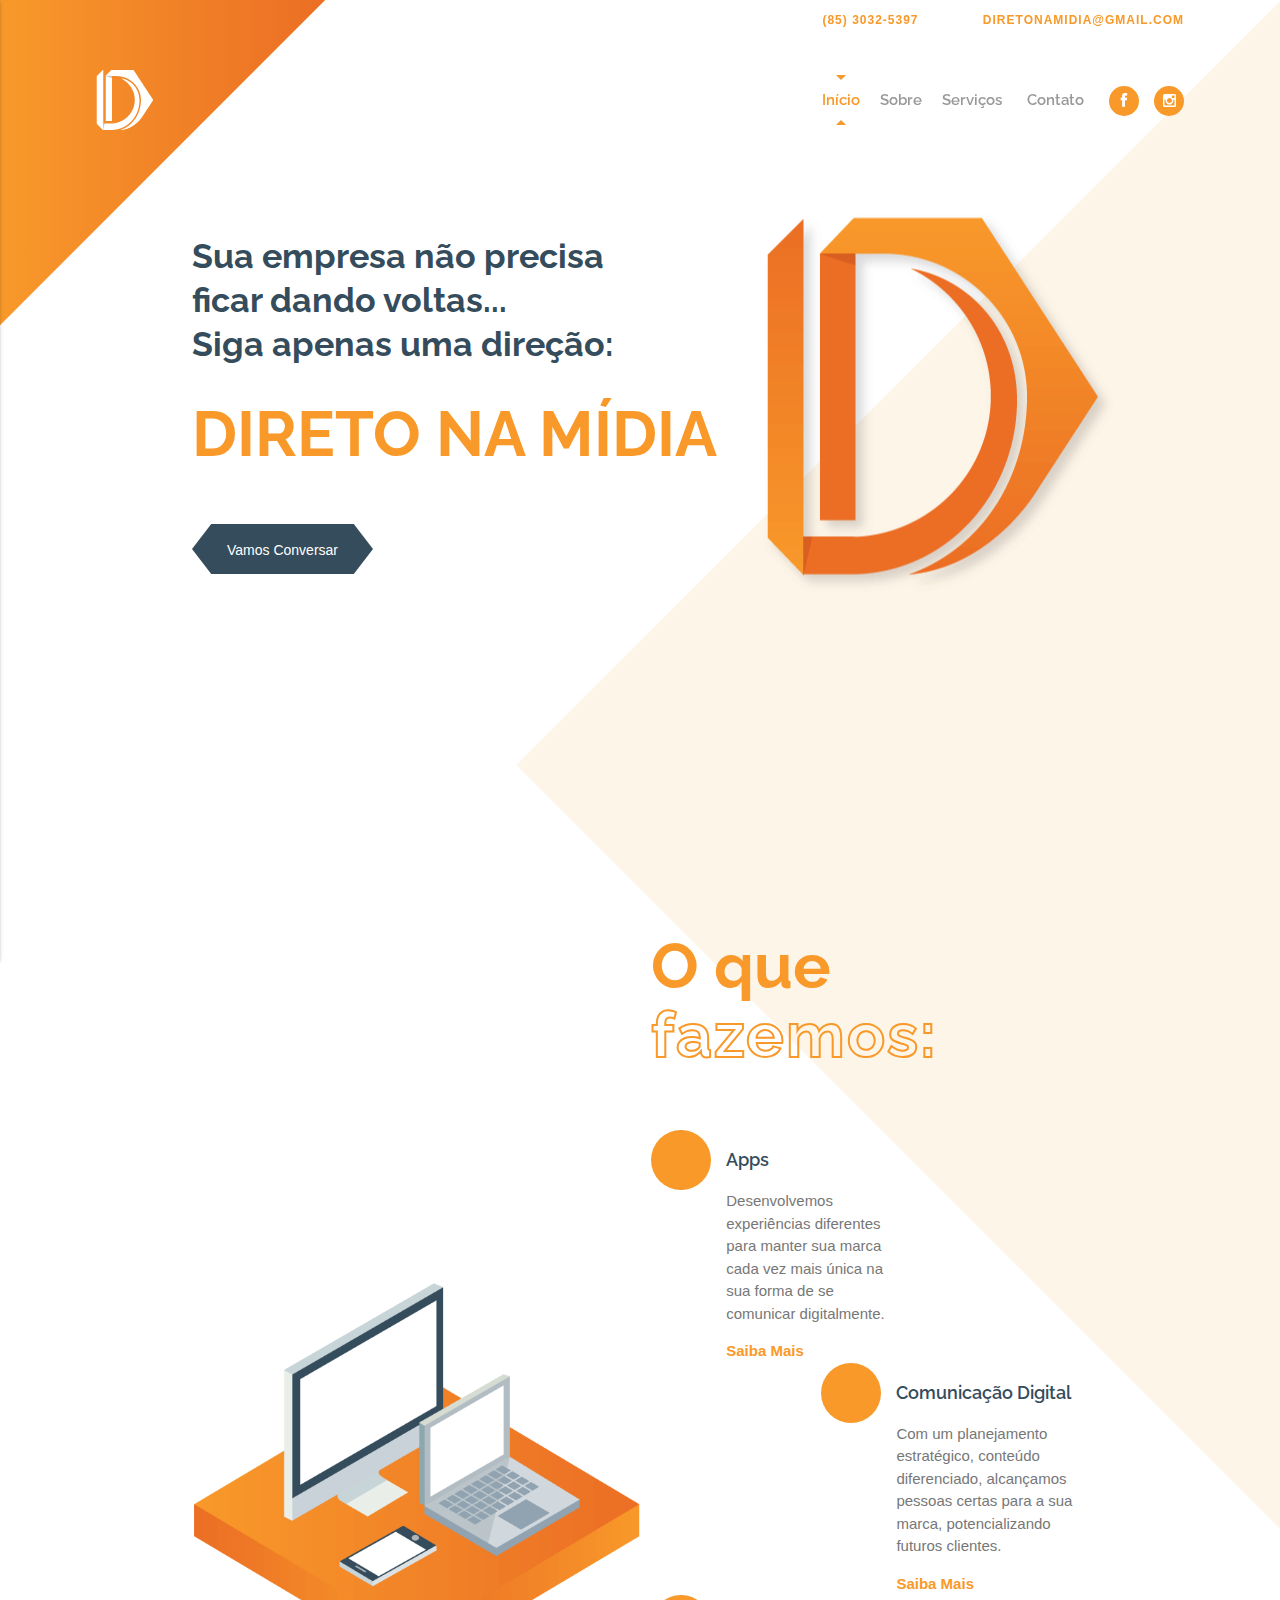
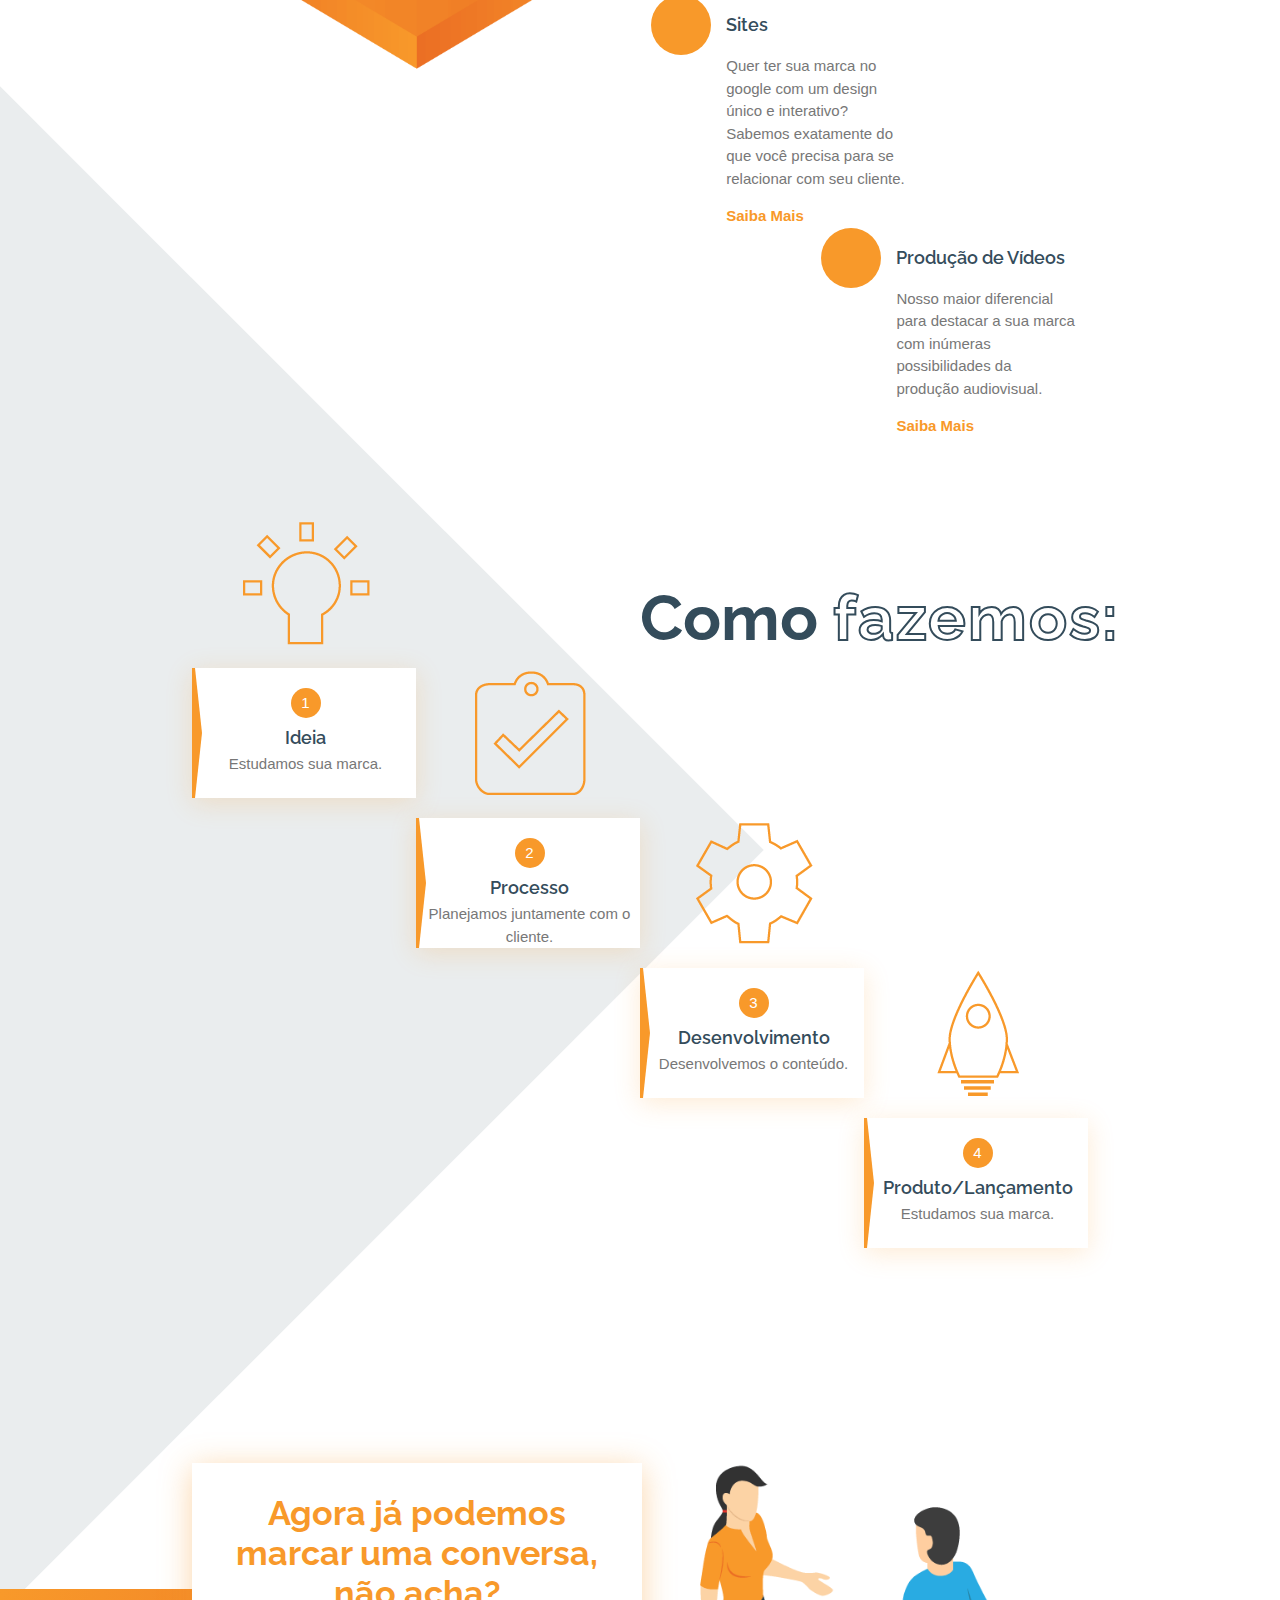
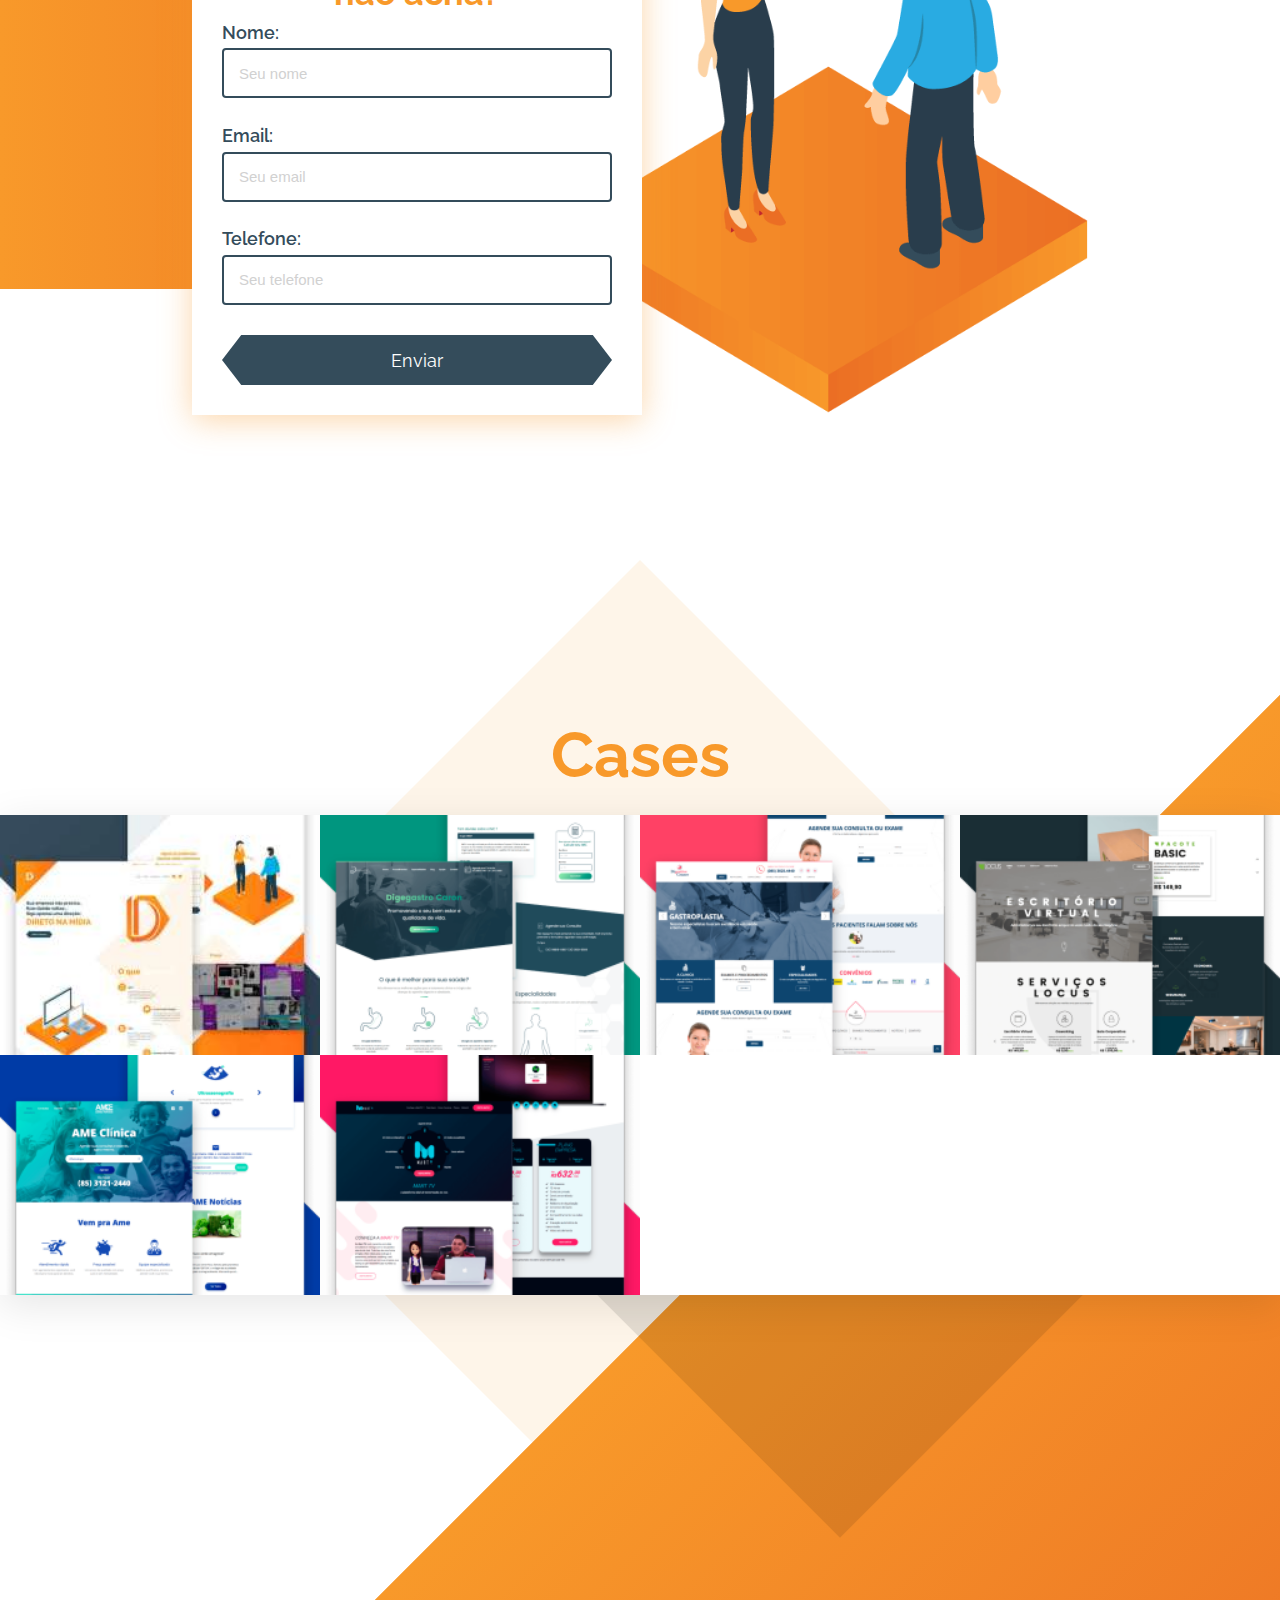
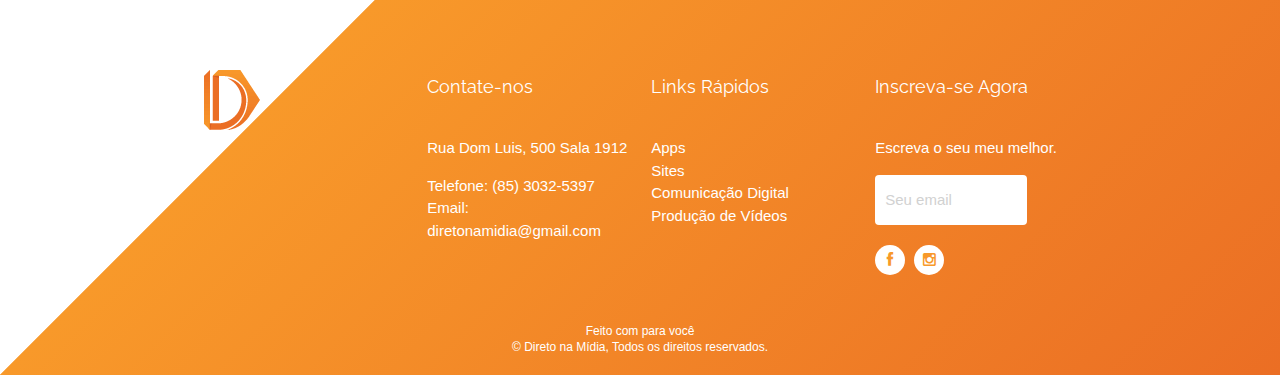
<file: index.html>
<!DOCTYPE html>
<html dir="ltr" lang="pt-BR">
<head>
	
	<meta http-equiv="Content-Type" content="text/html; charset=utf-8" />
    <meta http-equiv="expires" content="Tue, 01 Jan 2018 12:12:12 GMT">
    <meta http-equiv="cache-control" content="public" />
    <meta http-equiv="Pragma" content="public">

    <meta name="viewport" content="width=device-width, initial-scale=1.0, maximum-scale=1.0, user-scalable=no"/>
    <meta name="description" content="Uma agência com foco no crescimento da sua empresa."/>
    <meta name="keywords" content="Direto na Mídia, seo, aplicativos, produção de vídeos, marketing digital, contrução de sites,marketing digital, assessoria em marketing digital, criação de site, aplicativo, desenvolvimento de aplicativo, redes sociais"/>
    <meta name="author" content="Gleidson Teixeira, gleidsondeveloper@gmail.com"/>
    <meta name="robots" content="index, follow">
    <meta name="language" content="pt-br" />

	<title>Direto na Mídia - Agência digital em Fortaleza</title>

    <link href="css/materialize.min.css" rel="stylesheet" type="text/css"/>
	<link href="css/extras.css" rel="stylesheet" type="text/css"/>
    <link href="css/font-awesome.css" rel="stylesheet" type="text/css"/>
	<link href="https://fonts.googleapis.com/css?family=Raleway:400,600,800" rel="stylesheet">

</head>

<body>

    <ul id="slide-out" class="side-nav font">
        <li>
            <a href="index.html" class="active suave">
                Início
            </a>
        </li>
        <li>
            <a href="sobre.html" class="suave">
                Sobre
            </a>
        </li>
        <li class="suave">
            <a href="apps.html" class="suave">
                Apps
            </a>
        </li>
        <li class="suave">
            <a href="sites.html" class="suave">
                Sites
            </a>
        </li>
        <li class="suave">
            <a href="comunicacaodigital.html" class="suave">
                Comunicação Digital
            </a>
        </li>
        <li class="suave">
            <a href="producaodevideos.html" class="suave">
                Produção de Vídeos
            </a>
        </li>
        <li>
            <a href="contato.html" class="suave">
                Contato
            </a>
        </li>
    </ul>
    <i class="mdi-navigation-menu click menu-btn circle button-collapse hide-on-large-only" data-activates="slide-out"></i>

	<section id="topo">
        <div class="container">
            <header class="suave">
                <div class="infos right-align hide-on-small-only">
                    <a class="laranja-text">
                        <b>
                            <i class="mdi-communication-phone"></i> (85) 3032-5397
                        </b>
                    </a>
                    <a class="laranja-text">
                        <b>
                            <i class="mdi-communication-email"></i> diretonamidia@gmail.com
                        </b>
                    </a>
                </div>
                <div class="logo suave">
                    <h1 class="nm" alt="Direto na Mídia">
                        <a href="index.html" title="direto na mídia" class="upper laranja-text suave">
                            Direto na Mídia
                        </a>
                    </h1>
                </div>
                <div class="menu font hide-on-small-only">
                    <ul>
                        <li>
                            <a href="index.html" class="active suave">
                                Início
                            </a>
                        </li>
                        <li>
                            <a href="sobre.html" class="suave">
                                Sobre
                            </a>
                        </li>
                        <li>
                            <a class="suave">
                                Serviços <i class="mdi-hardware-keyboard-arrow-down"></i>
                            </a>
                            <ul class="suave white">
                                <li class="suave">
                                    <a href="apps.html" class="suave">
                                        <i class="mdi-hardware-phone-android suave"></i>
                                        Apps
                                    </a>
                                </li>
                                <li class="suave">
                                    <a href="sites.html" class="suave">
                                        <i class="mdi-social-public suave"></i>
                                        Sites
                                    </a>
                                </li>
                                <li class="suave">
                                    <a href="comunicacaodigital.html" class="suave">
                                        <i class="mdi-communication-chat suave"></i>
                                        Comunicação Digital
                                    </a>
                                </li>
                                <li class="suave">
                                    <a href="producaodevideos.html" class="suave">
                                        <i class="mdi-av-play-circle-outline suave"></i>
                                        Produção de Vídeos
                                    </a>
                                </li>
                            </ul>
                        </li>
                        <li>
                            <a href="contato.html" class="suave">
                                Contato
                            </a>
                        </li>
                        <li class="rede">
                            <a href="https://www.facebook.com/diretonamidia/" target="_blank" class="suave laranja white-text">
                                <i class="fa fa-facebook-f"></i>
                            </a>
                        </li>
                        <li class="rede">
                            <a href="https://www.instagram.com/diretonamidiaoficial/" target="_blank" class="suave laranja white-text">
                                <i class="fa fa-instagram"></i>
                            </a>
                        </li>
                    </ul>
                </div>
            </header>
            <div class="banner center-on-small-only">
                <p class="font azul-text">
                    <b>Sua empresa não precisa<br>
                    ficar dando voltas...<br>
                    Siga apenas uma direção:</b>
                </p>
                <h1 class="font laranja-text upper">
                    <b>Direto na Mídia</b>
                </h1>
                <img src="img/diretonamidia.png" class="responsive-img" alt="Vamos Conversar">
                <a href="#marcar-conversa" class="mbtn white-text azul suave scrollto">
                    <span>Vamos Conversar</span>
                </a>
            </div>
        </div>
    </section>

    <section id="o-que-fazemos">
        <div class="container">
            <div class="row nm">
                <div class="col l6 offset-l6 m8 offset-m2 s12">
                    <h1 class="font laranja-text center-on-small-only" title="O que fazemos">
                        <b>O que <span class="transparent-text">fazemos:</span></b>
                    </h1>
                    <img src="img/oquefazemos.png" class="responsive-img hide-on-large-only" alt="O que fazemos">
                    <ul>
                        <li>
                            <h6 class="font" title="apps">
                                <i class="mdi-hardware-phone-android suave laranja white-text"></i> Apps
                            </h6>
                            <p>
                                Desenvolvemos experiências diferentes para manter sua marca cada vez mais única na sua forma de se comunicar digitalmente.
                            </p>
                            <a href="apps.html" class="laranja-text">Saiba Mais</a>
                        </li>
                        <li>
                            <h6 class="font" title="comunicação digital">
                                <i class="mdi-communication-chat suave laranja white-text"></i> Comunicação Digital
                            </h6>
                            <p>
                                Com um planejamento estratégico, conteúdo diferenciado, alcançamos pessoas certas para a sua marca, potencializando futuros clientes.
                            </p>
                            <a href="comunicacaodigital.html" class="laranja-text">Saiba Mais</a>
                        </li>
                        <li>
                            <h6 class="font" title="sites">
                                <i class="mdi-social-public suave laranja white-text"></i> Sites
                            </h6>
                            <p>
                                Quer ter sua marca no google com um design único e interativo? Sabemos exatamente do que você precisa para se relacionar com seu cliente.
                            </p>
                            <a href="sites.html" class="laranja-text">Saiba Mais</a>
                        </li>
                        <li>
                            <h6 class="font" title="produção de vídeos">
                                <i class="mdi-av-play-circle-outline suave laranja white-text"></i> Produção de Vídeos
                            </h6>
                            <p>
                                Nosso maior diferencial para destacar a sua marca com inúmeras possibilidades da produção audiovisual.
                            </p>
                            <a href="producaodevideos.html" class="laranja-text">Saiba Mais</a>
                        </li>
                    </ul>
                </div>
            </div>
        </div>
    </section>

    <section id="como-fazemos">
        <div class="container">
            <h1 class="font azul-text center-on-small-only" title="Como fazemos">
                <b>Como <span class="transparent-text">fazemos:</span></b>
            </h1>
            <ul>
                <li class="white center-align">
                    <img src="img/ico1.png" class="responsive-img" alt="Ideia">
                    <span class="laranja white-text">1</span>
                    <h6 class="font azul-text">Ideia</h6>
                    <p>Estudamos sua marca.</p>
                </li>
                <li class="white center-align">
                    <img src="img/ico2.png" class="responsive-img" alt="Processo">
                    <span class="laranja white-text">2</span>
                    <h6 class="font azul-text">Processo</h6>
                    <p>Planejamos juntamente com o cliente.</p>
                </li>
                <li class="white center-align">
                    <img src="img/ico3.png" class="responsive-img" alt="Desenvolvimento">
                    <span class="laranja white-text">3</span>
                    <h6 class="font azul-text">Desenvolvimento</h6>
                    <p>Desenvolvemos o conteúdo.</p>
                </li>
                <li class="white center-align">
                    <img src="img/ico4.png" class="responsive-img" alt="Produto e Lançamento">
                    <span class="laranja white-text">4</span>
                    <h6 class="font azul-text">Produto/Lançamento</h6>
                    <p>Estudamos sua marca.</p>
                </li>
                <div class="clear"></div>
            </ul>
        </div>
    </section>

    <section id="marcar-conversa">
        <div class="container">
            <form class="white">
                <p class="laranja-text font">
                    <b>Agora já podemos marcar uma conversa, não acha?</b>
                </p>
                <h6 class="font azul-text">Nome:</h6>
                <input type="text" name="nome" placeholder="Seu nome">
                <h6 class="font azul-text">Email:</h6>
                <input type="text" name="email" placeholder="Seu email">
                <h6 class="font azul-text">Telefone:</h6>
                <input type="text" name="telefone" placeholder="Seu telefone">
                <button type="submit" class="azul white-text mbtn font suave">
                    <span>Enviar</span>
                </button>
            </form>
        </div>
    </section>

    <section id="cases">
        <h1 class="font laranja-text" title="Cases">
            <b>Cases</b>
        </h1>
        <ul>
            <li>
                <div class="info suave">
                    <h6 class="font azul-text">Direto na Mídia</h6>
                    <p>Lorem ipsum dolor sit amet, consectetur adipiscing elit, sed do eiusmod tempor.</p>
                    <a href="http://diretonamidia.com/" target="_blank" class="laranja-text">Ver</a>
                </div>
                <img src="img/cases/diretonamidia-uplabs.jpg" class="" alt="Case direto na mídia">
            </li>
            <li>
                <div class="info suave">
                    <h6 class="font azul-text">Digegastro Caron</h6>
                    <p>A marca Digegastro Caron investiu em campanhas digitais para expandir sua atuação no meio digital.</p>
                    <a href="http://digegastro.com.br/" target="_blank" class="laranja-text">Ver</a>
                </div>
                <img src="img/cases/digegastro-uplabs.png" class="responsive-img" alt="Case digegastro">
            </li>
            <li>
                <div class="info suave">
                    <h6 class="font azul-text">Digestive Center</h6>
                    <p>A Digestive Center é especialista no tratamento do sobrepeso e obesidade. Criamos campanhas para promover uma maior aproximação com o público alvo.</p>
                    <a href="http://digestivecenter.com.br/" target="_blank" class="laranja-text">Ver</a>
                </div>
                <img src="img/cases/digestive-uplabs.png" class="responsive-img" alt="Case digestive center">
            </li>
            <li>
                <div class="info suave">
                    <h6 class="font azul-text">Locus BR</h6>
                    <p>Lorem ipsum dolor sit amet, consectetur adipiscing elit, sed do eiusmod tempor.</p>
                    <a href="http://locusbr.com.br/" target="_blank" class="laranja-text">Ver</a>
                </div>
                <img src="img/cases/locusbr-uplabs.png" class="responsive-img" alt="Case locus br">
            </li>
            <li>
                <div class="info suave">
                    <h6 class="font azul-text">Ame Clínica</h6>
                    <p>A Ame Clínica é uma clínica popular focada em atendimento humanizado. Criamos canais de comunicação com clientes para um melhor relacionamento.</p>
                    <a href="http://www.ameclinica.com/" target="_blank" class="laranja-text">Ver</a>
                </div>
                <img src="img/cases/ameclinica-uplabs.png" class="responsive-img" alt="Case ame clínica">
            </li>
            <li>
                <div class="info suave">
                    <h6 class="font azul-text">MartTV</h6>
                    <p>Lorem ipsum dolor sit amet, consectetur adipiscing elit, sed do eiusmod tempor.</p>
                    <a href="https://marttv.com.br/" target="_blank" class="laranja-text">Ver</a>
                </div>
                <img src="img/cases/marttv-uplabs.png" class="responsive-img" alt="Case mart tv">
            </li>
            <li></li>
            <li></li>
        </ul>
    </section>

    <section id="rodape">
        <div class="container">
            <div class="row nm">
                <div class="col l3 m3 s12">
                    <img src="img/diretonamidia-logo2.png" class="responsive-img hide-on-small-only" alt="Direto na mídia">
                    <img src="img/diretonamidia-logo.png" class="responsive-img hide-on-med-and-up" alt="Direto na mídia">
                </div>
                <div class="col l3 m3 s6">
                    <h6 class="white-text font">Contate-nos</h6>
                    <p><i class="mdi-maps-place"></i> Rua Dom Luis, 500 Sala 1912</p>
                    <p><i class="mdi-hardware-phone-android"></i> Telefone: (85) 3032-5397<br><i class="mdi-communication-email"></i> Email: diretonamidia@gmail.com</p>
                </div>
                <div class="col l3 m3 s6">
                    <h6 class="white-text font">Links Rápidos</h6>
                    <ul>
                        <li>
                            <a href="apps.html" class="suave">Apps</a>
                        </li>
                        <li>
                            <a href="sites.html" class="suave">Sites</a>
                        </li>
                        <li>
                            <a href="comunicacaodigital.html" class="suave">Comunicação Digital</a>
                        </li>
                        <li>
                            <a href="producaodevideos.html" class="suave">Produção de Vídeos</a>
                        </li>
                    </ul>
                </div>
                <div class="col l3 m3 s12 center-on-small-only">
                    <h6 class="white-text font">Inscreva-se Agora</h6>
                    <p>Escreva o seu meu melhor.</p>
                    <form>
                        <input type="text" name="newsletter" placeholder="Seu email" class="white">
                        <button>
                            <i class="mdi-content-send white-text"></i>
                        </button>
                    </form>
                    <a href="https://www.facebook.com/diretonamidia/" target="_blank" class="suave rede">
                        <i class="fa fa-facebook-f"></i>
                    </a>
                    <a href="https://www.instagram.com/diretonamidiaoficial/" target="_blank" class="suave rede">
                        <i class="fa fa-instagram"></i>
                    </a>
                </div>
            </div>
            <h5 class="white-text">Feito com <i class="mdi-action-favorite"></i> para você<br>&copy Direto na Mídia, Todos os direitos reservados.</h5>
        </div>
    </section>
    

	<script src="js/jquery.js"></script>
    <script src="js/materialize.min.js"></script>
    <script src="js/goodscroll.js"></script>
	<script src="js/script.js"></script>

</body>
</html>
</file>
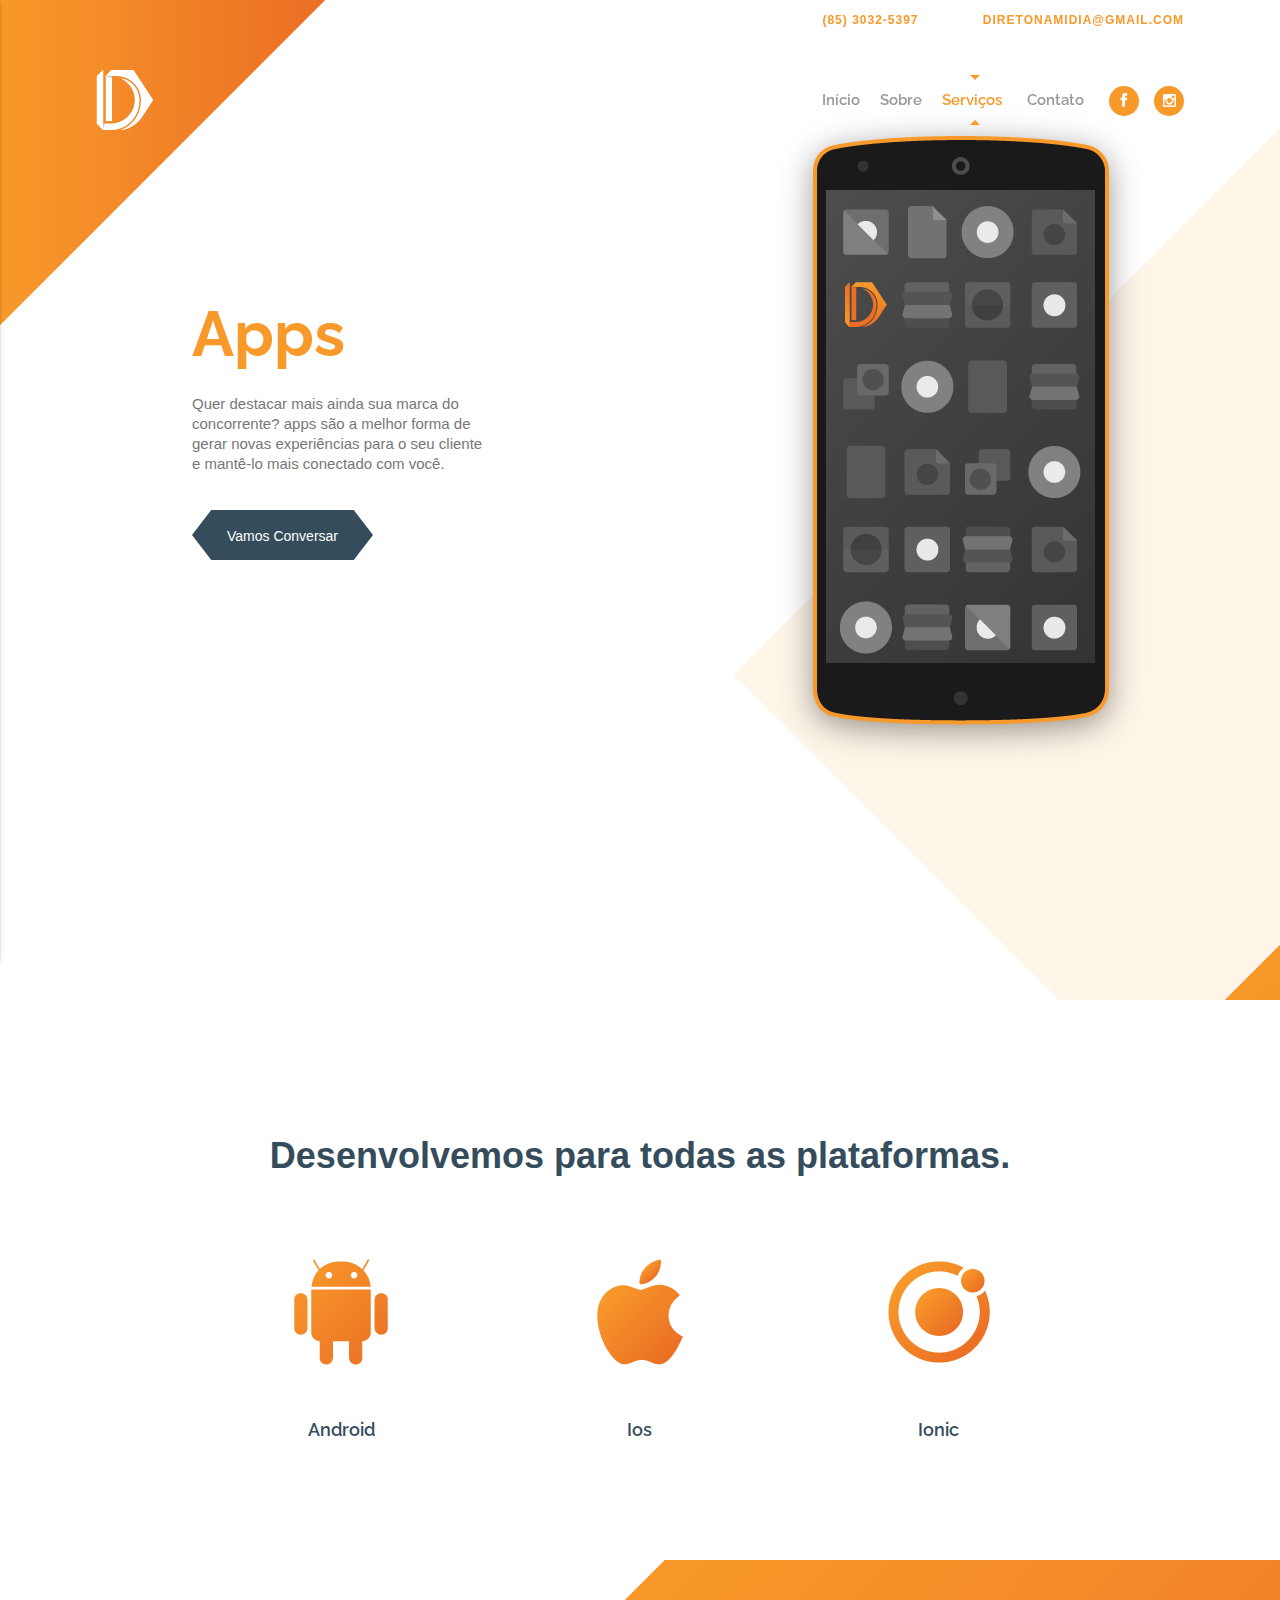
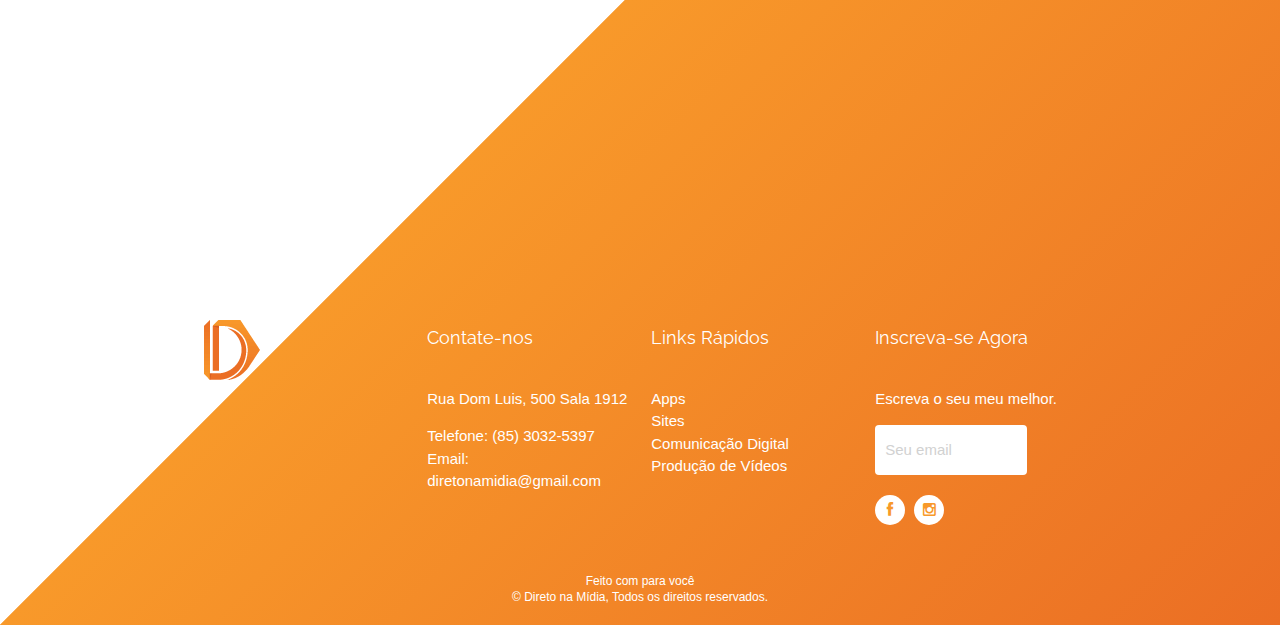
<file: apps.html>
<!DOCTYPE html>
<html dir="ltr" lang="pt-BR">
<head>
	
	<meta http-equiv="Content-Type" content="text/html; charset=utf-8" />
    <meta http-equiv="expires" content="Tue, 01 Jan 2018 12:12:12 GMT">
    <meta http-equiv="cache-control" content="public" />
    <meta http-equiv="Pragma" content="public">

    <meta name="viewport" content="width=device-width, initial-scale=1.0, maximum-scale=1.0, user-scalable=no"/>
    <meta name="description" content="Uma agência com foco no crescimento da sua empresa."/>
    <meta name="keywords" content="Direto na Mídia, seo, aplicativos, produção de vídeos, marketing digital, contrução de sites"/>
    <meta name="author" content="Gleidson Teixeira, gleidsondeveloper@gmail.com"/>
    <meta name="robots" content="index, follow">
    <meta name="language" content="pt-br" />

	<title>Direto na Mídia - Desenvolvedora de apps(aplicativos)</title>

    <link href="css/materialize.min.css" rel="stylesheet" type="text/css"/>
	<link href="css/extras.css" rel="stylesheet" type="text/css"/>
    <link href="css/font-awesome.css" rel="stylesheet" type="text/css"/>
	<link href="https://fonts.googleapis.com/css?family=Raleway:400,600,800" rel="stylesheet">

</head>

<body>

    <ul id="slide-out" class="side-nav font">
        <li>
            <a href="index.html" class="active suave">
                Início
            </a>
        </li>
        <li>
            <a href="sobre.html" class="suave">
                Sobre
            </a>
        </li>
        <li class="suave">
            <a href="apps.html" class="suave">
                Apps
            </a>
        </li>
        <li class="suave">
            <a href="sites.html" class="suave">
                Sites
            </a>
        </li>
        <li class="suave">
            <a href="comunicacaodigital.html" class="suave">
                Comunicação Digital
            </a>
        </li>
        <li class="suave">
            <a href="producaodevideos.html" class="suave">
                Produção de Vídeos
            </a>
        </li>
        <li>
            <a href="contato.html" class="suave">
                Contato
            </a>
        </li>
    </ul>
    <i class="mdi-navigation-menu click menu-btn circle button-collapse hide-on-large-only" data-activates="slide-out"></i>

	<section id="topo" class="interna">
        <div class="container">
            <header class="suave">
                <div class="infos right-align hide-on-small-only">
                    <a class="laranja-text">
                        <b>
                            <i class="mdi-communication-phone"></i> (85) 3032-5397
                        </b>
                    </a>
                    <a class="laranja-text">
                        <b>
                            <i class="mdi-communication-email"></i> diretonamidia@gmail.com
                        </b>
                    </a>
                </div>
                <div class="logo suave">
                    <h1 class="nm" alt="Direto na Mídia">
                        <a href="index.html" title="direto na mídia" class="upper laranja-text suave">
                            Direto na Mídia
                        </a>
                    </h1>
                </div>
                <div class="menu font hide-on-small-only">
                    <ul>
                        <li>
                            <a href="index.html" class="suave">
                                Início
                            </a>
                        </li>
                        <li>
                            <a href="sobre.html" class="suave">
                                Sobre
                            </a>
                        </li>
                        <li>
                            <a class="active suave">
                                Serviços <i class="mdi-hardware-keyboard-arrow-down"></i>
                            </a>
                            <ul class="suave white">
                                <li class="suave">
                                    <a href="apps.html" class="suave">
                                        <i class="mdi-hardware-phone-android suave"></i>
                                        Apps
                                    </a>
                                </li>
                                <li class="suave">
                                    <a href="sites.html" class="suave">
                                        <i class="mdi-social-public suave"></i>
                                        Sites
                                    </a>
                                </li>
                                <li class="suave">
                                    <a href="comunicacaodigital.html" class="suave">
                                        <i class="mdi-communication-chat suave"></i>
                                        Comunicação Digital
                                    </a>
                                </li>
                                <li class="suave">
                                    <a href="producaodevideos.html" class="suave">
                                        <i class="mdi-av-play-circle-outline suave"></i>
                                        Produção de Vídeos
                                    </a>
                                </li>
                            </ul>
                        </li>
                        <li>
                            <a href="contato.html" class="suave">
                                Contato
                            </a>
                        </li>
                        <li class="rede">
                            <a href="https://www.facebook.com/diretonamidia/" target="_blank" class="suave laranja white-text">
                                <i class="fa fa-facebook-f"></i>
                            </a>
                        </li>
                        <li class="rede">
                            <a href="https://www.instagram.com/diretonamidiaoficial/" target="_blank" class="suave laranja white-text">
                                <i class="fa fa-instagram"></i>
                            </a>
                        </li>
                    </ul>
                </div>
            </header>
            <div class="banner center-on-small-only" style="margin-top: 100px;">
                <h1 class="font laranja-text">
                    <b>Apps</b>
                </h1>
                <h6>
                    Quer destacar mais ainda sua marca do concorrente? apps são a melhor forma de gerar novas experiências para o seu cliente e mantê-lo mais conectado com você.
                </h6>
                <img src="img/apps.png" class="responsive-img" alt="Aplicativos">
                <a href="#!" class="mbtn white-text azul suave">
                    <span>Vamos Conversar</span>
                </a>
            </div>
        </div>
    </section>

    <section id="plataformas">
        <div class="container">
            <p class="azul-text">
                <b>Desenvolvemos para todas as plataformas.</b>
            </p>
            <ul>
                <li>
                    <img src="img/android.png" class="responsive-img">
                    <h6 class="azul-text font">Android</h6>
                </li>
                <li>
                    <img src="img/apple.png" class="responsive-img">
                    <h6 class="azul-text font">Ios</h6>
                </li>
                <li>
                    <img src="img/ionic.png" class="responsive-img">
                    <h6 class="azul-text font">Ionic</h6>
                </li>
            </ul>
        </div>
    </section>

    

    <section id="rodape">
        <div class="container">
            <div class="row nm">
                <div class="col l3 m3 s12">
                    <img src="img/diretonamidia-logo2.png" class="responsive-img hide-on-small-only" alt="Direto na mídia">
                    <img src="img/diretonamidia-logo.png" class="responsive-img hide-on-med-and-up" alt="Direto na mídia">
                </div>
                <div class="col l3 m3 s6">
                    <h6 class="white-text font">Contate-nos</h6>
                    <p><i class="mdi-maps-place"></i> Rua Dom Luis, 500 Sala 1912</p>
                    <p><i class="mdi-hardware-phone-android"></i> Telefone: (85) 3032-5397<br><i class="mdi-communication-email"></i> Email: diretonamidia@gmail.com</p>
                </div>
                <div class="col l3 m3 s6">
                    <h6 class="white-text font">Links Rápidos</h6>
                    <ul>
                        <li>
                            <a href="apps.html" class="suave">Apps</a>
                        </li>
                        <li>
                            <a href="sites.html" class="suave">Sites</a>
                        </li>
                        <li>
                            <a href="comunicacaodigital.html" class="suave">Comunicação Digital</a>
                        </li>
                        <li>
                            <a href="producaodevideos.html" class="suave">Produção de Vídeos</a>
                        </li>
                    </ul>
                </div>
                <div class="col l3 m3 s12 center-on-small-only">
                    <h6 class="white-text font">Inscreva-se Agora</h6>
                    <p>Escreva o seu meu melhor.</p>
                    <form>
                        <input type="text" name="newsletter" placeholder="Seu email" class="white">
                        <button>
                            <i class="mdi-content-send white-text"></i>
                        </button>
                    </form>
                    <a href="https://www.facebook.com/diretonamidia/" target="_blank" class="suave rede">
                        <i class="fa fa-facebook-f"></i>
                    </a>
                    <a href="https://www.instagram.com/diretonamidiaoficial/" target="_blank" class="suave rede">
                        <i class="fa fa-instagram"></i>
                    </a>
                </div>
            </div>
            <h5 class="white-text">Feito com <i class="mdi-action-favorite"></i> para você<br>&copy Direto na Mídia, Todos os direitos reservados.</h5>
        </div>
    </section>
    

	<script src="js/jquery.js"></script>
    <script src="js/materialize.min.js"></script>
	<script src="js/script.js"></script>

</body>
</html>
</file>
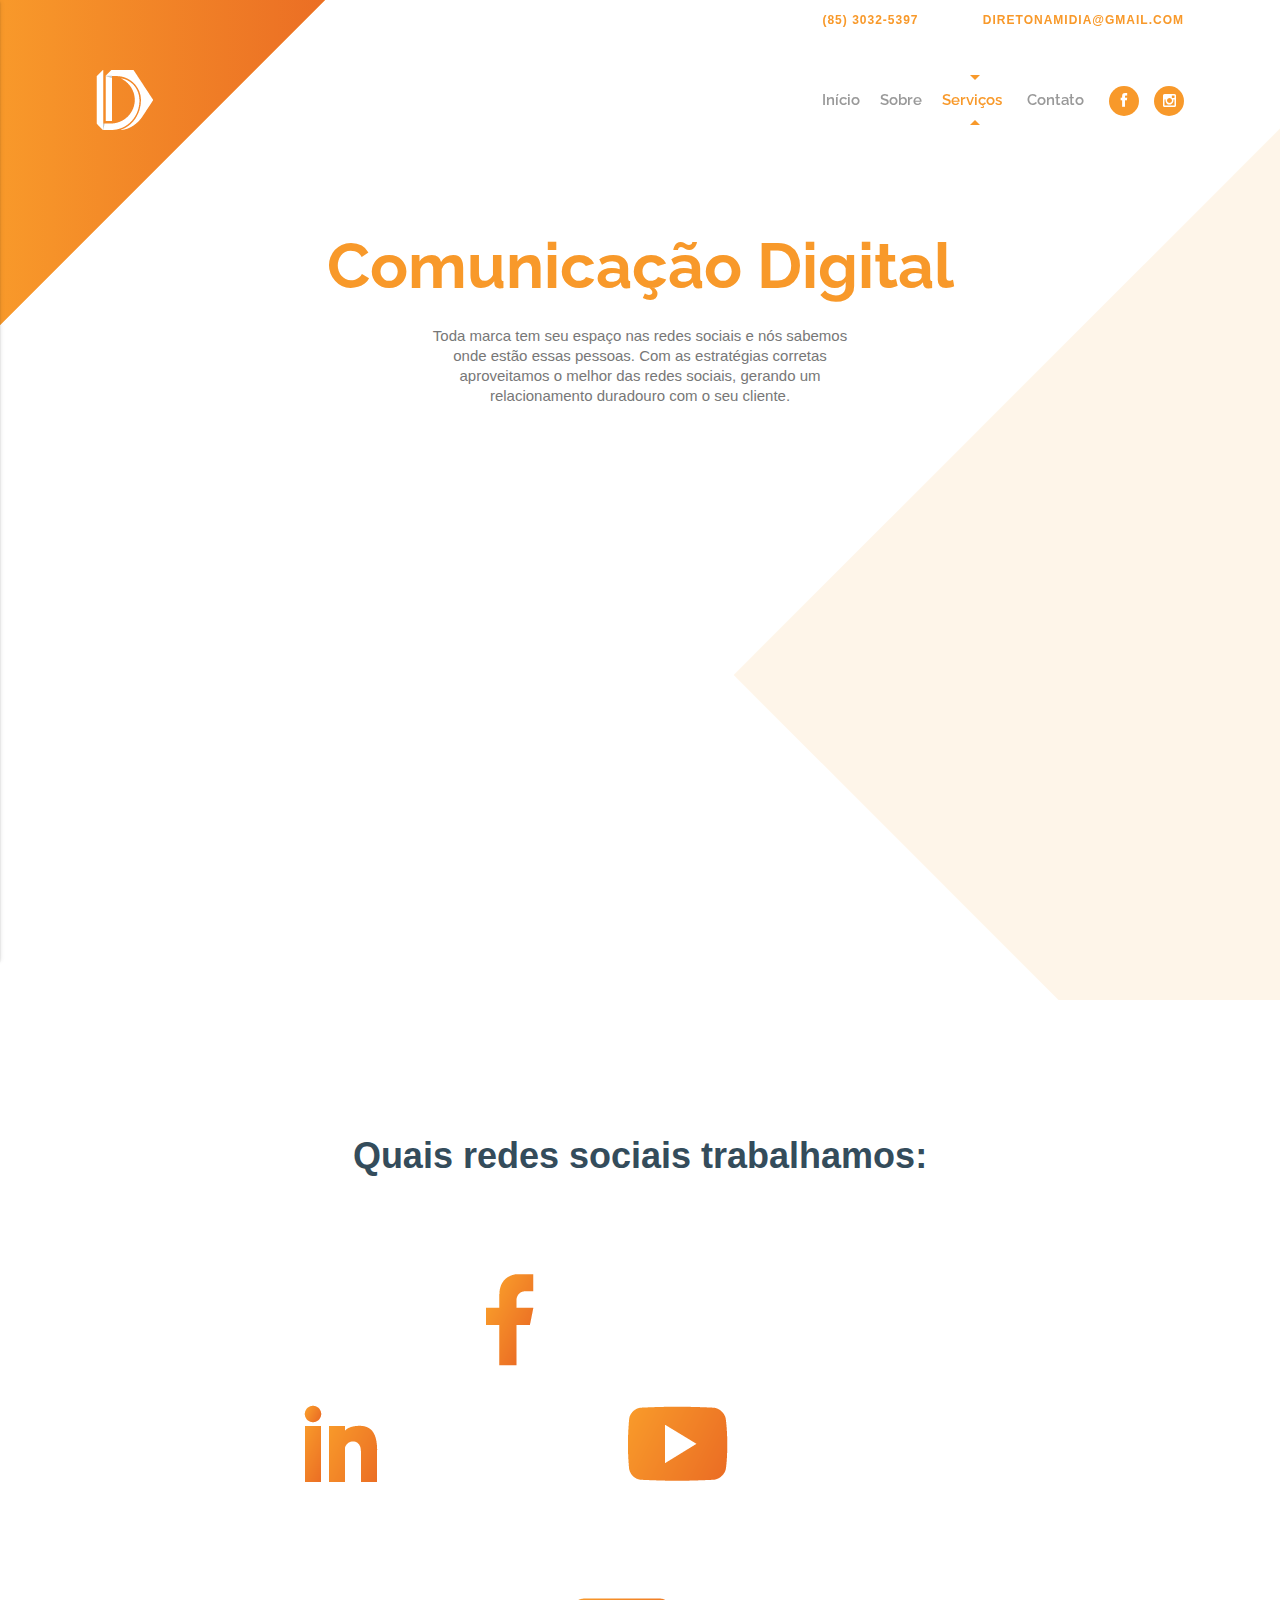
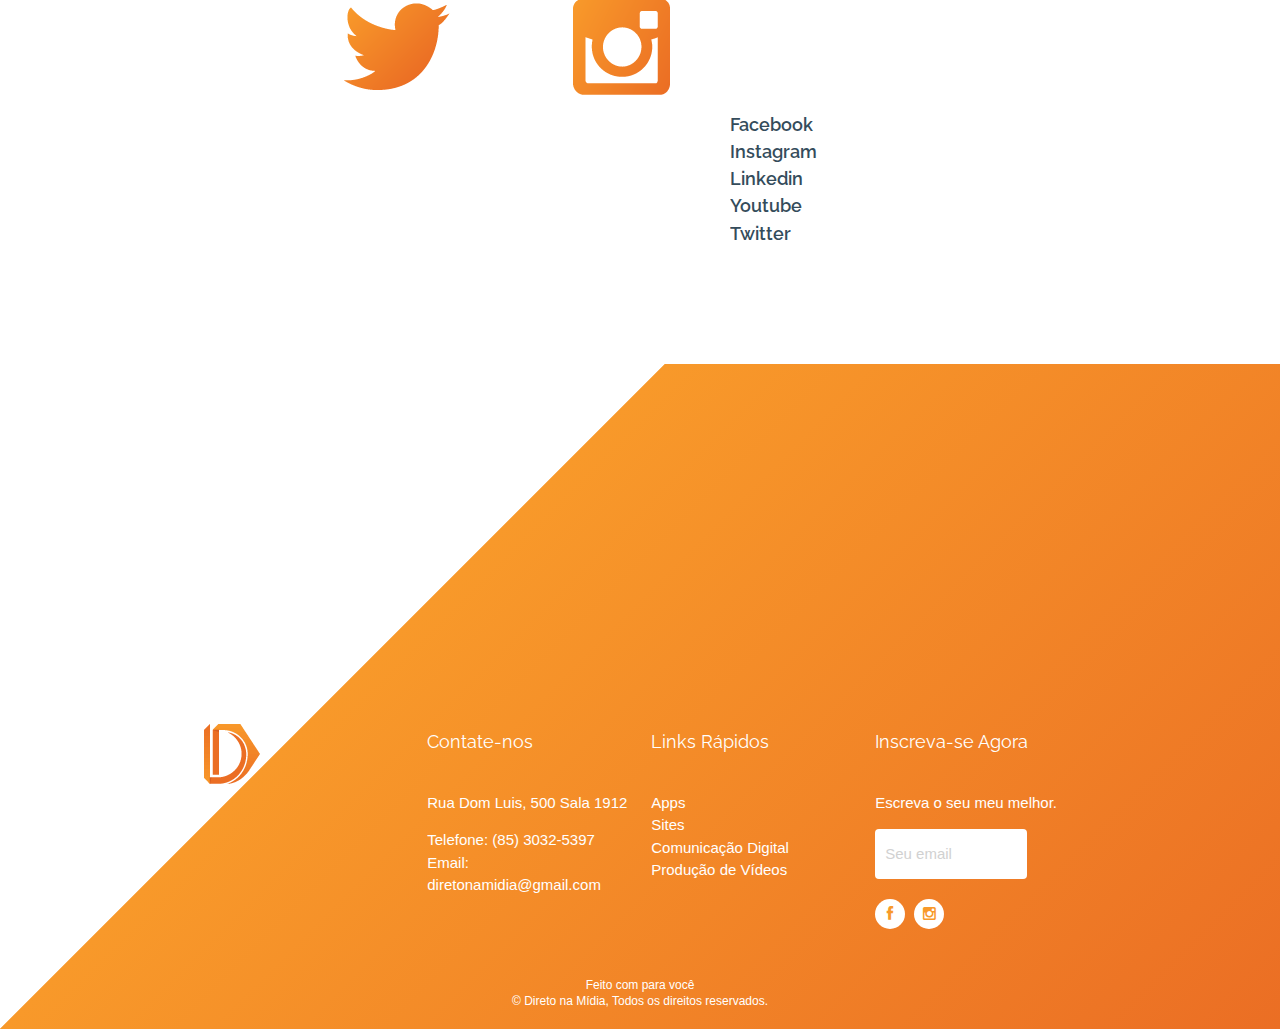
<file: comunicacaodigital.html>
<!DOCTYPE html>
<html dir="ltr" lang="pt-BR">
<head>
	
	<meta http-equiv="Content-Type" content="text/html; charset=utf-8" />
    <meta http-equiv="expires" content="Tue, 01 Jan 2018 12:12:12 GMT">
    <meta http-equiv="cache-control" content="public" />
    <meta http-equiv="Pragma" content="public">

    <meta name="viewport" content="width=device-width, initial-scale=1.0, maximum-scale=1.0, user-scalable=no"/>
    <meta name="description" content="Uma agência com foco no crescimento da sua empresa."/>
    <meta name="keywords" content="Direto na Mídia, seo, aplicativos, produção de vídeos, marketing digital, contrução de sites,marketing digital, assessoria em marketing digital, criação de site, aplicativo, desenvolvimento de aplicativo, redes sociais"/>
    <meta name="author" content="Gleidson Teixeira, gleidsondeveloper@gmail.com"/>
    <meta name="robots" content="index, follow">
    <meta name="language" content="pt-br" />

	<title>Direto na Mídia - Comunicação digital</title>

    <link href="css/materialize.min.css" rel="stylesheet" type="text/css"/>
	<link href="css/extras.css" rel="stylesheet" type="text/css"/>
    <link href="css/font-awesome.css" rel="stylesheet" type="text/css"/>
	<link href="https://fonts.googleapis.com/css?family=Raleway:400,600,800" rel="stylesheet">

</head>

<body>

    <ul id="slide-out" class="side-nav font">
        <li>
            <a href="index.html" class="active suave">
                Início
            </a>
        </li>
        <li>
            <a href="sobre.html" class="suave">
                Sobre
            </a>
        </li>
        <li class="suave">
            <a href="apps.html" class="suave">
                Apps
            </a>
        </li>
        <li class="suave">
            <a href="sites.html" class="suave">
                Sites
            </a>
        </li>
        <li class="suave">
            <a href="comunicacaodigital.html" class="suave">
                Comunicação Digital
            </a>
        </li>
        <li class="suave">
            <a href="producaodevideos.html" class="suave">
                Produção de Vídeos
            </a>
        </li>
        <li>
            <a href="contato.html" class="suave">
                Contato
            </a>
        </li>
    </ul>
    <i class="mdi-navigation-menu click menu-btn circle button-collapse hide-on-large-only" data-activates="slide-out"></i>

	<section id="topo" class="interna">
        <div class="container">
            <header class="suave">
                <div class="infos right-align hide-on-small-only">
                    <a class="laranja-text">
                        <b>
                            <i class="mdi-communication-phone"></i> (85) 3032-5397
                        </b>
                    </a>
                    <a class="laranja-text">
                        <b>
                            <i class="mdi-communication-email"></i> diretonamidia@gmail.com
                        </b>
                    </a>
                </div>
                <div class="logo suave">
                    <h1 class="nm" alt="Direto na Mídia">
                        <a href="index.html" title="direto na mídia" class="upper laranja-text suave">
                            Direto na Mídia
                        </a>
                    </h1>
                </div>
                <div class="menu font hide-on-small-only">
                    <ul>
                        <li>
                            <a href="index.html" class="suave">
                                Início
                            </a>
                        </li>
                        <li>
                            <a href="sobre.html" class="suave">
                                Sobre
                            </a>
                        </li>
                        <li>
                            <a class="active suave">
                                Serviços <i class="mdi-hardware-keyboard-arrow-down"></i>
                            </a>
                            <ul class="suave white">
                                <li class="suave">
                                    <a href="apps.html" class="suave">
                                        <i class="mdi-hardware-phone-android suave"></i>
                                        Apps
                                    </a>
                                </li>
                                <li class="suave">
                                    <a href="sites.html" class="suave">
                                        <i class="mdi-social-public suave"></i>
                                        Sites
                                    </a>
                                </li>
                                <li class="suave">
                                    <a href="comunicacaodigital.html" class="suave">
                                        <i class="mdi-communication-chat suave"></i>
                                        Comunicação Digital
                                    </a>
                                </li>
                                <li class="suave">
                                    <a href="producaodevideos.html" class="suave">
                                        <i class="mdi-av-play-circle-outline suave"></i>
                                        Produção de Vídeos
                                    </a>
                                </li>
                            </ul>
                        </li>
                        <li>
                            <a href="contato.html" class="suave">
                                Contato
                            </a>
                        </li>
                        <li class="rede">
                            <a href="https://www.facebook.com/diretonamidia/" target="_blank" class="suave laranja white-text">
                                <i class="fa fa-facebook-f"></i>
                            </a>
                        </li>
                        <li class="rede">
                            <a href="https://www.instagram.com/diretonamidiaoficial/" target="_blank" class="suave laranja white-text">
                                <i class="fa fa-instagram"></i>
                            </a>
                        </li>
                    </ul>
                </div>
            </header>
            <div class="banner center-on-small-only">
                <h1 class="font laranja-text center-align">
                    <b>Comunicação Digital</b>
                </h1>
                <h6 class="center-align" style="width: 50%; margin-left: auto; margin-right: auto; margin-bottom: 30px;">
                    Toda marca tem seu espaço nas redes sociais e nós sabemos onde estão essas pessoas. Com as estratégias corretas aproveitamos o melhor das redes sociais, gerando um relacionamento duradouro com o seu cliente.
                </h6>
                <a href="#!" class="mbtn white-text azul suave hide" style="margin: 0 auto; width: 200px; display: block; text-align: center;">
                    <span>Vamos Conversar</span>
                </a>
            </div>
        </div>
    </section>

    <section id="plataformas">
        <div class="container">
            <p class="azul-text">
                <b>Quais redes sociais trabalhamos:</b>
            </p>
            <img src="img/redes.png" class="responsive-img site-img" alt="Aplicativos">
            <ul class="sites">
                <li>
                    <h6 class="azul-text font">
                        <i class="mdi-action-done"></i> Facebook
                    </h6>
                </li>
                <li>
                    <h6 class="azul-text font">
                        <i class="mdi-action-done"></i> Instagram
                    </h6>
                </li>
                <li>
                    <h6 class="azul-text font">
                        <i class="mdi-action-done"></i> Linkedin
                    </h6>
                </li>
                <li>
                    <h6 class="azul-text font">
                        <i class="mdi-action-done"></i> Youtube
                    </h6>
                </li>
                <li>
                    <h6 class="azul-text font">
                        <i class="mdi-action-done"></i> Twitter
                    </h6>
                </li>
            </ul>
        </div>
    </section>

    

    <section id="rodape">
        <div class="container">
            <div class="row nm">
                <div class="col l3 m3 s12">
                    <img src="img/diretonamidia-logo2.png" class="responsive-img hide-on-small-only" alt="Direto na mídia">
                    <img src="img/diretonamidia-logo.png" class="responsive-img hide-on-med-and-up" alt="Direto na mídia">
                </div>
                <div class="col l3 m3 s6">
                    <h6 class="white-text font">Contate-nos</h6>
                    <p><i class="mdi-maps-place"></i> Rua Dom Luis, 500 Sala 1912</p>
                    <p><i class="mdi-hardware-phone-android"></i> Telefone: (85) 3032-5397<br><i class="mdi-communication-email"></i> Email: diretonamidia@gmail.com</p>
                </div>
                <div class="col l3 m3 s6">
                    <h6 class="white-text font">Links Rápidos</h6>
                    <ul>
                        <li>
                            <a href="apps.html" class="suave">Apps</a>
                        </li>
                        <li>
                            <a href="sites.html" class="suave">Sites</a>
                        </li>
                        <li>
                            <a href="comunicacaodigital.html" class="suave">Comunicação Digital</a>
                        </li>
                        <li>
                            <a href="producaodevideos.html" class="suave">Produção de Vídeos</a>
                        </li>
                    </ul>
                </div>
                <div class="col l3 m3 s12 center-on-small-only">
                    <h6 class="white-text font">Inscreva-se Agora</h6>
                    <p>Escreva o seu meu melhor.</p>
                    <form>
                        <input type="text" name="newsletter" placeholder="Seu email" class="white">
                        <button>
                            <i class="mdi-content-send white-text"></i>
                        </button>
                    </form>
                    <a href="https://www.facebook.com/diretonamidia/" target="_blank" class="suave rede">
                        <i class="fa fa-facebook-f"></i>
                    </a>
                    <a href="https://www.instagram.com/diretonamidiaoficial/" target="_blank" class="suave rede">
                        <i class="fa fa-instagram"></i>
                    </a>
                </div>
            </div>
            <h5 class="white-text">Feito com <i class="mdi-action-favorite"></i> para você<br>&copy Direto na Mídia, Todos os direitos reservados.</h5>
        </div>
    </section>
    

	<script src="js/jquery.js"></script>
    <script src="js/materialize.min.js"></script>
	<script src="js/script.js"></script>

</body>
</html>
</file>
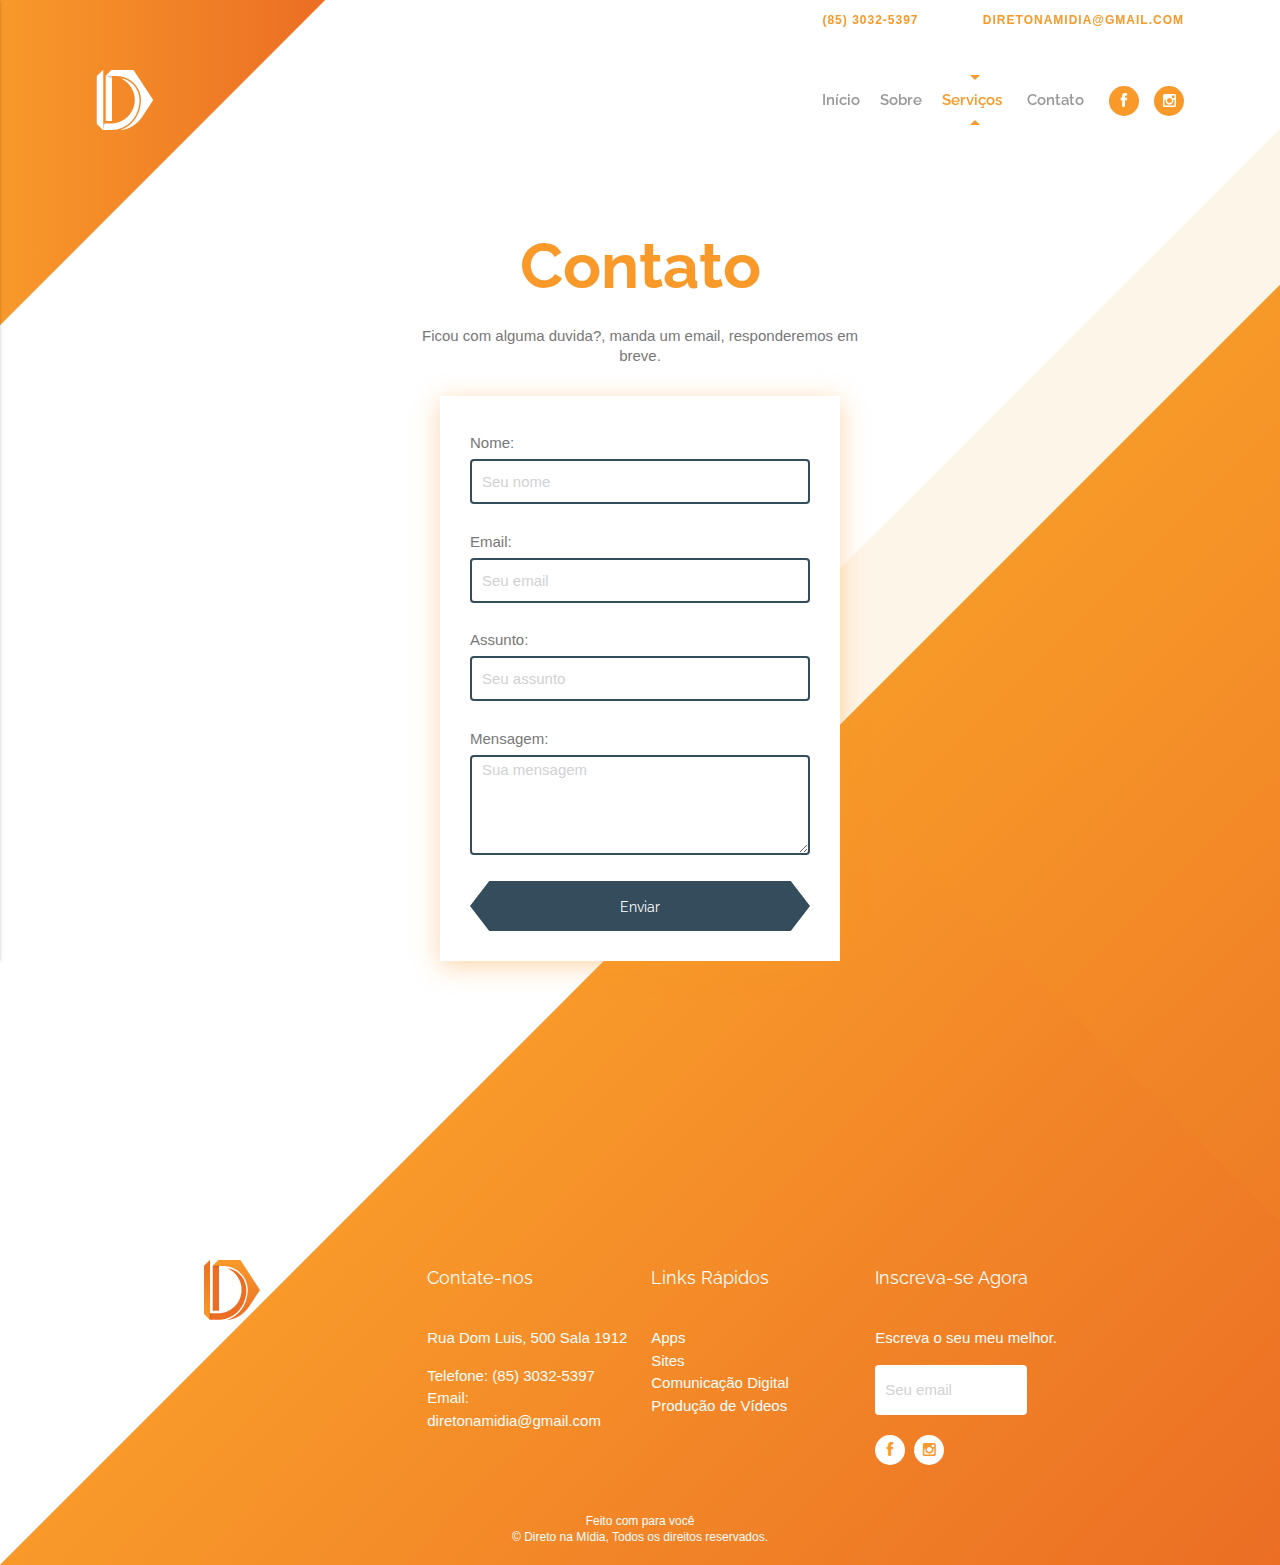
<file: contato.html>
<!DOCTYPE html>
<html dir="ltr" lang="pt-BR">
<head>
	
	<meta http-equiv="Content-Type" content="text/html; charset=utf-8" />
    <meta http-equiv="expires" content="Tue, 01 Jan 2018 12:12:12 GMT">
    <meta http-equiv="cache-control" content="public" />
    <meta http-equiv="Pragma" content="public">

    <meta name="viewport" content="width=device-width, initial-scale=1.0, maximum-scale=1.0, user-scalable=no"/>
    <meta name="description" content="Uma agência com foco no crescimento da sua empresa."/>
    <meta name="keywords" content="Direto na Mídia, seo, aplicativos, produção de vídeos, marketing digital, contrução de sites,marketing digital, assessoria em marketing digital, criação de site, aplicativo, desenvolvimento de aplicativo, redes sociais"/>
    <meta name="author" content="Gleidson Teixeira, gleidsondeveloper@gmail.com"/>
    <meta name="robots" content="index, follow">
    <meta name="language" content="pt-br" />

	<title>Direto na Mídia - Produzimos seu conteúdo</title>

    <link href="css/materialize.min.css" rel="stylesheet" type="text/css"/>
	<link href="css/extras.css" rel="stylesheet" type="text/css"/>
    <link href="css/font-awesome.css" rel="stylesheet" type="text/css"/>
	<link href="https://fonts.googleapis.com/css?family=Raleway:400,600,800" rel="stylesheet">

</head>

<body>

    <ul id="slide-out" class="side-nav font">
        <li>
            <a href="index.html" class="active suave">
                Início
            </a>
        </li>
        <li>
            <a href="sobre.html" class="suave">
                Sobre
            </a>
        </li>
        <li class="suave">
            <a href="apps.html" class="suave">
                Apps
            </a>
        </li>
        <li class="suave">
            <a href="sites.html" class="suave">
                Sites
            </a>
        </li>
        <li class="suave">
            <a href="comunicacaodigital.html" class="suave">
                Comunicação Digital
            </a>
        </li>
        <li class="suave">
            <a href="producaodevideos.html" class="suave">
                Produção de Vídeos
            </a>
        </li>
        <li>
            <a href="contato.html" class="suave">
                Contato
            </a>
        </li>
    </ul>
    <i class="mdi-navigation-menu click menu-btn circle button-collapse hide-on-large-only" data-activates="slide-out"></i>

	<section id="topo" class="interna">
        <div class="container">
            <header class="suave">
                <div class="infos right-align hide-on-small-only">
                    <a class="laranja-text">
                        <b>
                            <i class="mdi-communication-phone"></i> (85) 3032-5397
                        </b>
                    </a>
                    <a class="laranja-text">
                        <b>
                            <i class="mdi-communication-email"></i> diretonamidia@gmail.com
                        </b>
                    </a>
                </div>
                <div class="logo suave">
                    <h1 class="nm" alt="Direto na Mídia">
                        <a href="index.html" title="direto na mídia" class="upper laranja-text suave">
                            Direto na Mídia
                        </a>
                    </h1>
                </div>
                <div class="menu font hide-on-small-only">
                    <ul>
                        <li>
                            <a href="index.html" class="suave">
                                Início
                            </a>
                        </li>
                        <li>
                            <a href="sobre.html" class="suave">
                                Sobre
                            </a>
                        </li>
                        <li>
                            <a class="active suave">
                                Serviços <i class="mdi-hardware-keyboard-arrow-down"></i>
                            </a>
                            <ul class="suave white">
                                <li class="suave">
                                    <a href="apps.html" class="suave">
                                        <i class="mdi-hardware-phone-android suave"></i>
                                        Apps
                                    </a>
                                </li>
                                <li class="suave">
                                    <a href="sites.html" class="suave">
                                        <i class="mdi-social-public suave"></i>
                                        Sites
                                    </a>
                                </li>
                                <li class="suave">
                                    <a href="comunicacaodigital.html" class="suave">
                                        <i class="mdi-communication-chat suave"></i>
                                        Comunicação Digital
                                    </a>
                                </li>
                                <li class="suave">
                                    <a href="producaodevideos.html" class="suave">
                                        <i class="mdi-av-play-circle-outline suave"></i>
                                        Produção de Vídeos
                                    </a>
                                </li>
                            </ul>
                        </li>
                        <li>
                            <a href="contato.html" class="suave">
                                Contato
                            </a>
                        </li>
                        <li class="rede">
                            <a href="https://www.facebook.com/diretonamidia/" target="_blank" class="suave laranja white-text">
                                <i class="fa fa-facebook-f"></i>
                            </a>
                        </li>
                        <li class="rede">
                            <a href="https://www.instagram.com/diretonamidiaoficial/" target="_blank" class="suave laranja white-text">
                                <i class="fa fa-instagram"></i>
                            </a>
                        </li>
                    </ul>
                </div>
            </header>
            <div class="banner center-on-small-only">
                <h1 class="font laranja-text center-align">
                    <b>Contato</b>
                </h1>
                <h6 class="center-align" style="width: 50%; margin-left: auto; margin-right: auto; margin-bottom: 30px;">
                    Ficou com alguma duvida?, manda um email, responderemos em breve.
                </h6>
                <form>
                    <h6>Nome:</h6>
                    <input type="text" name="nome" placeholder="Seu nome">
                    <h6>Email:</h6>
                    <input type="text" name="nome" placeholder="Seu email">
                    <h6>Assunto:</h6>
                    <input type="text" name="nome" placeholder="Seu assunto">
                    <h6>Mensagem:</h6>
                    <textarea placeholder="Sua mensagem" class="suave"></textarea>
                    <button type="submit" class="azul white-text mbtn font suave">
                        <span>Enviar</span>
                    </button>
                </form>
            </div>
        </div>
    </section>

    <section id="plataformas" class="hide">
        <div class="container">
            <p class="azul-text">
                <b>Que tipo de vídeo fazemos?</b>
            </p>
            <ul class="videos">
                <li>
                    <a href="producaodevideosinterna.html">
                        <i class="mdi-av-play-circle-outline"></i>
                        <i class="mdi-social-mood"></i>
                        <h6 class="azul-text font">
                            Vídeos Animados
                        </h6>
                    </a>
                </li>
                <li>
                    <a href="producaodevideosinterna.html">
                        <i class="mdi-av-play-circle-outline"></i>
                        <i class="mdi-social-domain"></i>
                        <h6 class="azul-text font">
                            Vídeos Institucionais
                        </h6>
                    </a>
                </li>
                <li>
                    <a href="producaodevideosinterna.html">
                        <i class="mdi-av-play-circle-outline"></i>
                        <i class="mdi-maps-store-mall-directory"></i>
                        <h6 class="azul-text font">
                            Vídeos Comerciais
                        </h6>
                    </a>
                </li>
                <li>
                    <a href="producaodevideosinterna.html">
                        <i class="mdi-av-play-circle-outline"></i>
                        <i class="mdi-hardware-desktop-windows"></i>
                        <h6 class="azul-text font">
                            Vídeos de Apresentação
                        </h6>
                    </a>
                </li>
            </ul>
        </div>
    </section>

    

    <section id="rodape">
        <div class="container">
            <div class="row nm">
                <div class="col l3 m3 s12">
                    <img src="img/diretonamidia-logo2.png" class="responsive-img hide-on-small-only" alt="Direto na mídia">
                    <img src="img/diretonamidia-logo.png" class="responsive-img hide-on-med-and-up" alt="Direto na mídia">
                </div>
                <div class="col l3 m3 s6">
                    <h6 class="white-text font">Contate-nos</h6>
                    <p><i class="mdi-maps-place"></i> Rua Dom Luis, 500 Sala 1912</p>
                    <p><i class="mdi-hardware-phone-android"></i> Telefone: (85) 3032-5397<br><i class="mdi-communication-email"></i> Email: diretonamidia@gmail.com</p>
                </div>
                <div class="col l3 m3 s6">
                    <h6 class="white-text font">Links Rápidos</h6>
                    <ul>
                        <li>
                            <a href="apps.html" class="suave">Apps</a>
                        </li>
                        <li>
                            <a href="sites.html" class="suave">Sites</a>
                        </li>
                        <li>
                            <a href="comunicacaodigital.html" class="suave">Comunicação Digital</a>
                        </li>
                        <li>
                            <a href="producaodevideos.html" class="suave">Produção de Vídeos</a>
                        </li>
                    </ul>
                </div>
                <div class="col l3 m3 s12 center-on-small-only">
                    <h6 class="white-text font">Inscreva-se Agora</h6>
                    <p>Escreva o seu meu melhor.</p>
                    <form>
                        <input type="text" name="newsletter" placeholder="Seu email" class="white">
                        <button>
                            <i class="mdi-content-send white-text"></i>
                        </button>
                    </form>
                    <a href="https://www.facebook.com/diretonamidia/" target="_blank" class="suave rede">
                        <i class="fa fa-facebook-f"></i>
                    </a>
                    <a href="https://www.instagram.com/diretonamidiaoficial/" target="_blank" class="suave rede">
                        <i class="fa fa-instagram"></i>
                    </a>
                </div>
            </div>
            <h5 class="white-text">Feito com <i class="mdi-action-favorite"></i> para você<br>&copy Direto na Mídia, Todos os direitos reservados.</h5>
        </div>
    </section>
    

	<script src="js/jquery.js"></script>
    <script src="js/materialize.min.js"></script>
	<script src="js/script.js"></script>

</body>
</html>
</file>
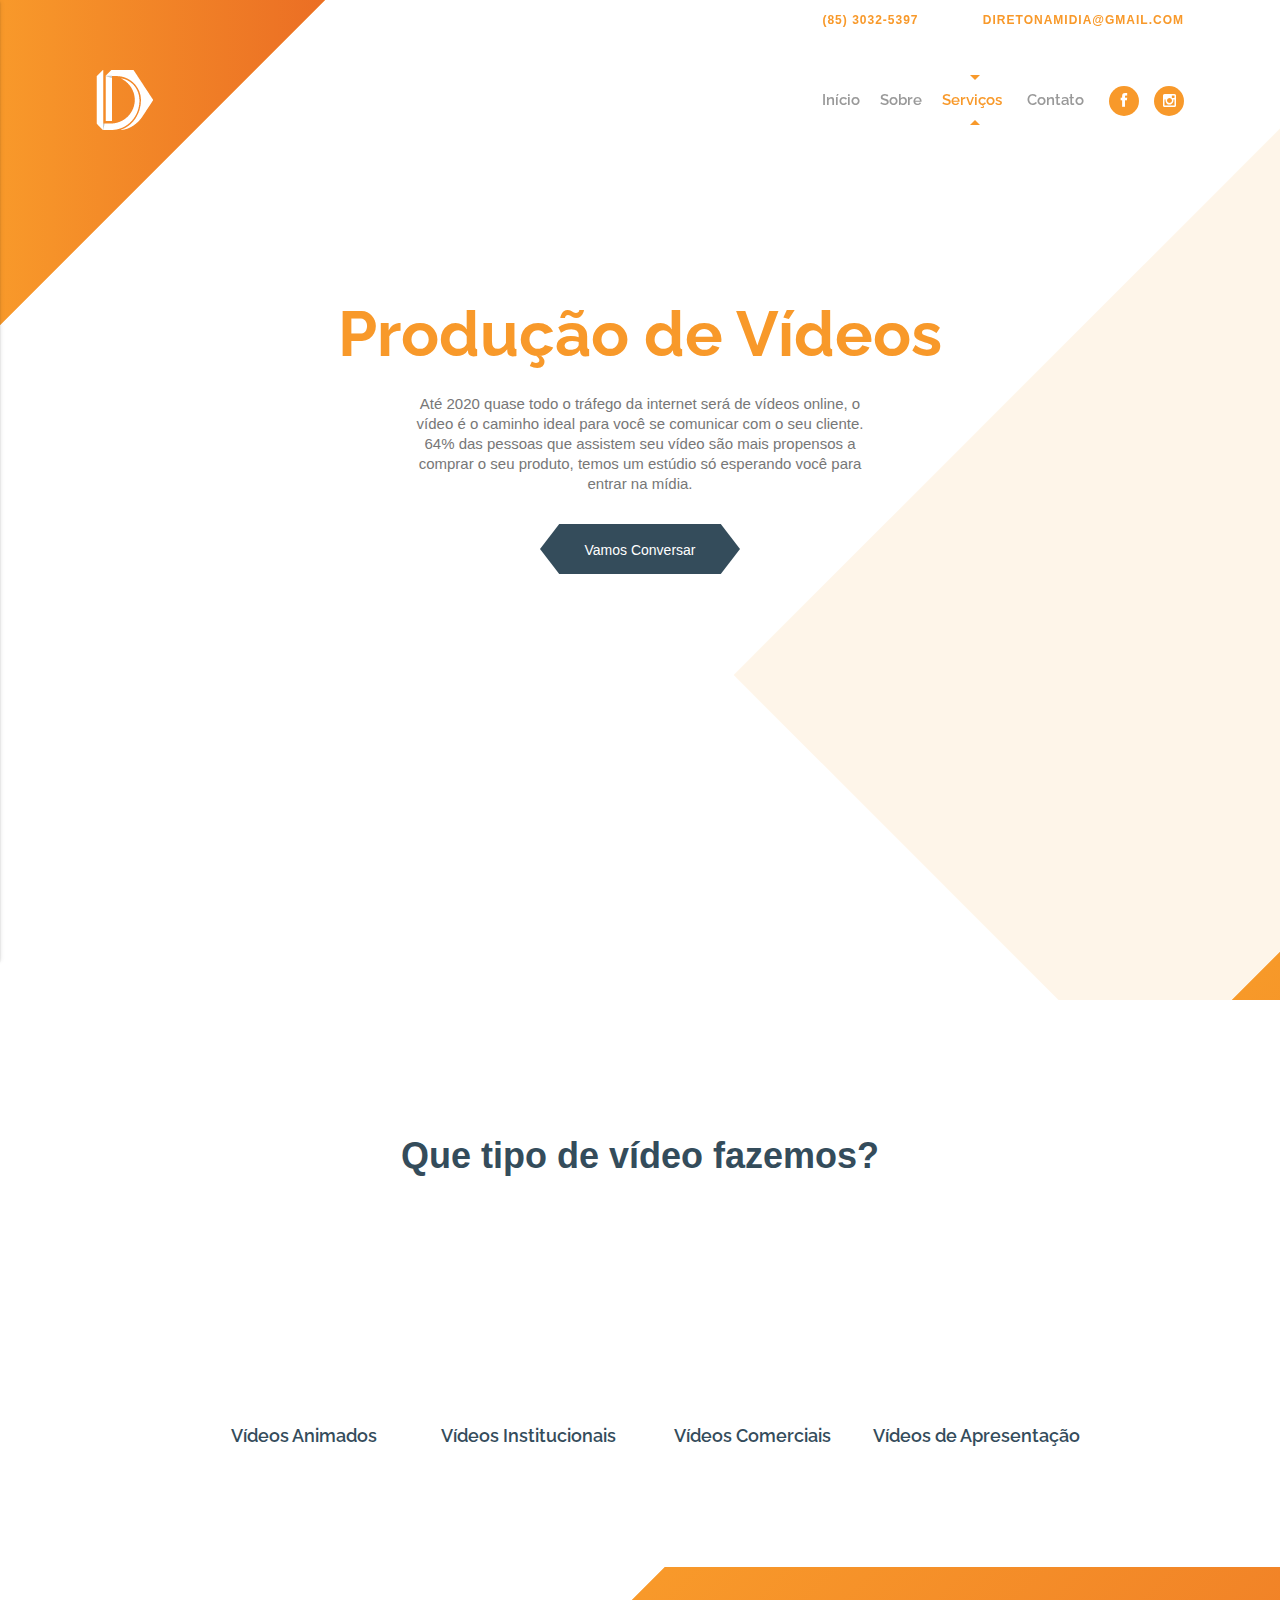
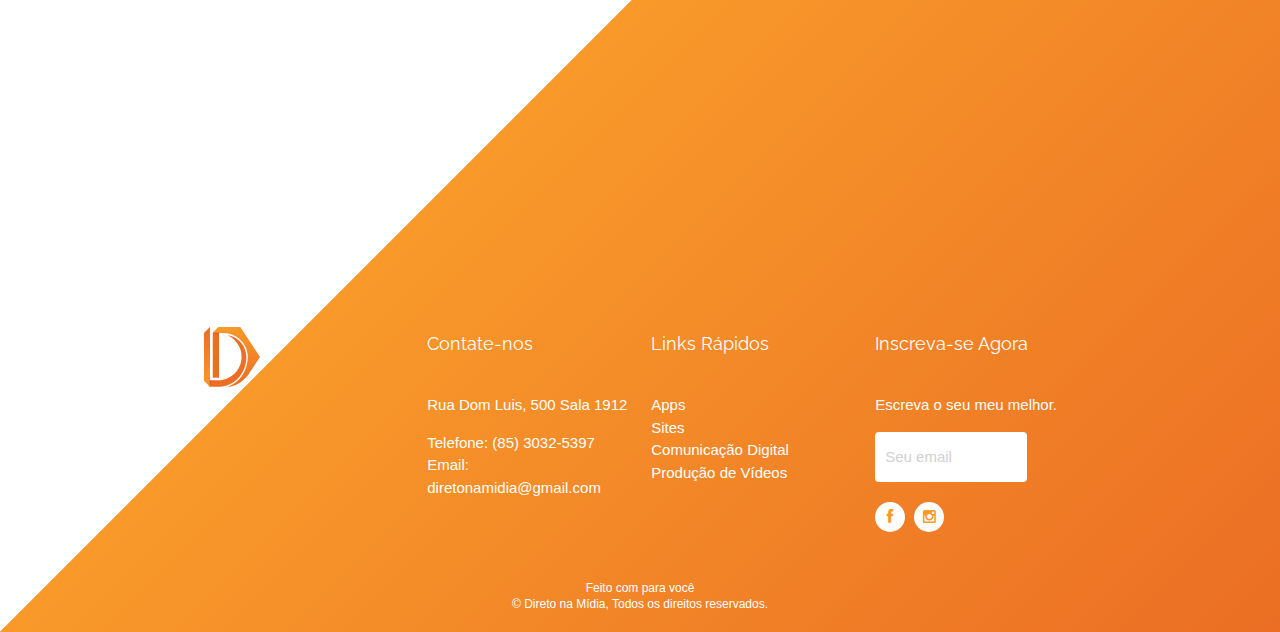
<file: producaodevideos.html>
<!DOCTYPE html>
<html dir="ltr" lang="pt-BR">
<head>
	
	<meta http-equiv="Content-Type" content="text/html; charset=utf-8" />
    <meta http-equiv="expires" content="Tue, 01 Jan 2018 12:12:12 GMT">
    <meta http-equiv="cache-control" content="public" />
    <meta http-equiv="Pragma" content="public">

    <meta name="viewport" content="width=device-width, initial-scale=1.0, maximum-scale=1.0, user-scalable=no"/>
    <meta name="description" content="Uma agência com foco no crescimento da sua empresa."/>
    <meta name="keywords" content="Direto na Mídia, seo, aplicativos, produção de vídeos, marketing digital, contrução de sites"/>
    <meta name="author" content="Gleidson Teixeira, gleidsondeveloper@gmail.com"/>
    <meta name="robots" content="index, follow">
    <meta name="language" content="pt-br" />

	<title>Direto na Mídia - Produzimos seu conteúdo</title>

    <link href="css/materialize.min.css" rel="stylesheet" type="text/css"/>
	<link href="css/extras.css" rel="stylesheet" type="text/css"/>
    <link href="css/font-awesome.css" rel="stylesheet" type="text/css"/>
	<link href="https://fonts.googleapis.com/css?family=Raleway:400,600,800" rel="stylesheet">

</head>

<body>

    <ul id="slide-out" class="side-nav font">
        <li>
            <a href="index.html" class="active suave">
                Início
            </a>
        </li>
        <li>
            <a href="sobre.html" class="suave">
                Sobre
            </a>
        </li>
        <li class="suave">
            <a href="apps.html" class="suave">
                Apps
            </a>
        </li>
        <li class="suave">
            <a href="sites.html" class="suave">
                Sites
            </a>
        </li>
        <li class="suave">
            <a href="comunicacaodigital.html" class="suave">
                Comunicação Digital
            </a>
        </li>
        <li class="suave">
            <a href="producaodevideos.html" class="suave">
                Produção de Vídeos
            </a>
        </li>
        <li>
            <a href="contato.html" class="suave">
                Contato
            </a>
        </li>
    </ul>
    <i class="mdi-navigation-menu click menu-btn circle button-collapse hide-on-large-only" data-activates="slide-out"></i>

	<section id="topo" class="interna">
        <div class="container">
            <header class="suave">
                <div class="infos right-align hide-on-small-only">
                    <a class="laranja-text">
                        <b>
                            <i class="mdi-communication-phone"></i> (85) 3032-5397
                        </b>
                    </a>
                    <a class="laranja-text">
                        <b>
                            <i class="mdi-communication-email"></i> diretonamidia@gmail.com
                        </b>
                    </a>
                </div>
                <div class="logo suave">
                    <h1 class="nm" alt="Direto na Mídia">
                        <a href="index.html" title="direto na mídia" class="upper laranja-text suave">
                            Direto na Mídia
                        </a>
                    </h1>
                </div>
                <div class="menu font hide-on-small-only">
                    <ul>
                        <li>
                            <a href="index.html" class="suave">
                                Início
                            </a>
                        </li>
                        <li>
                            <a href="sobre.html" class="suave">
                                Sobre
                            </a>
                        </li>
                        <li>
                            <a class="active suave">
                                Serviços <i class="mdi-hardware-keyboard-arrow-down"></i>
                            </a>
                            <ul class="suave white">
                                <li class="suave">
                                    <a href="apps.html" class="suave">
                                        <i class="mdi-hardware-phone-android suave"></i>
                                        Apps
                                    </a>
                                </li>
                                <li class="suave">
                                    <a href="sites.html" class="suave">
                                        <i class="mdi-social-public suave"></i>
                                        Sites
                                    </a>
                                </li>
                                <li class="suave">
                                    <a href="comunicacaodigital.html" class="suave">
                                        <i class="mdi-communication-chat suave"></i>
                                        Comunicação Digital
                                    </a>
                                </li>
                                <li class="suave">
                                    <a href="producaodevideos.html" class="suave">
                                        <i class="mdi-av-play-circle-outline suave"></i>
                                        Produção de Vídeos
                                    </a>
                                </li>
                            </ul>
                        </li>
                        <li>
                            <a href="contato.html" class="suave">
                                Contato
                            </a>
                        </li>
                        <li class="rede">
                            <a href="https://www.facebook.com/diretonamidia/" target="_blank" class="suave laranja white-text">
                                <i class="fa fa-facebook-f"></i>
                            </a>
                        </li>
                        <li class="rede">
                            <a href="https://www.instagram.com/diretonamidiaoficial/" target="_blank" class="suave laranja white-text">
                                <i class="fa fa-instagram"></i>
                            </a>
                        </li>
                    </ul>
                </div>
            </header>
            <div class="banner center-on-small-only" style="margin-top: 100px;">
                <h1 class="font laranja-text center-align">
                    <b>Produção de Vídeos</b>
                </h1>
                <h6 class="center-align" style="width: 50%; margin-left: auto; margin-right: auto; margin-bottom: 30px;">
                    Até 2020 quase todo o tráfego da internet será de vídeos online, o vídeo é o caminho ideal para você se comunicar com o seu cliente. 64% das pessoas que assistem seu vídeo são mais propensos a comprar o seu produto, temos um estúdio só esperando você para entrar na mídia.
                </h6>
                <a href="#!" class="mbtn white-text azul suave" style="margin: 0 auto; width: 200px; display: block; text-align: center;">
                    <span>Vamos Conversar</span>
                </a>
            </div>
        </div>
    </section>

    <section id="plataformas">
        <div class="container">
            <p class="azul-text">
                <b>Que tipo de vídeo fazemos?</b>
            </p>
            <ul class="videos">
                <li>
                    <a href="producaodevideosinterna.html">
                        <i class="mdi-av-play-circle-outline"></i>
                        <i class="mdi-social-mood"></i>
                        <h6 class="azul-text font">
                            Vídeos Animados
                        </h6>
                    </a>
                </li>
                <li>
                    <a href="producaodevideosinterna.html">
                        <i class="mdi-av-play-circle-outline"></i>
                        <i class="mdi-social-domain"></i>
                        <h6 class="azul-text font">
                            Vídeos Institucionais
                        </h6>
                    </a>
                </li>
                <li>
                    <a href="producaodevideosinterna.html">
                        <i class="mdi-av-play-circle-outline"></i>
                        <i class="mdi-maps-store-mall-directory"></i>
                        <h6 class="azul-text font">
                            Vídeos Comerciais
                        </h6>
                    </a>
                </li>
                <li>
                    <a href="producaodevideosinterna.html">
                        <i class="mdi-av-play-circle-outline"></i>
                        <i class="mdi-hardware-desktop-windows"></i>
                        <h6 class="azul-text font">
                            Vídeos de Apresentação
                        </h6>
                    </a>
                </li>
            </ul>
        </div>
    </section>

    

    <section id="rodape">
        <div class="container">
            <div class="row nm">
                <div class="col l3 m3 s12">
                    <img src="img/diretonamidia-logo2.png" class="responsive-img hide-on-small-only" alt="Direto na mídia">
                    <img src="img/diretonamidia-logo.png" class="responsive-img hide-on-med-and-up" alt="Direto na mídia">
                </div>
                <div class="col l3 m3 s6">
                    <h6 class="white-text font">Contate-nos</h6>
                    <p><i class="mdi-maps-place"></i> Rua Dom Luis, 500 Sala 1912</p>
                    <p><i class="mdi-hardware-phone-android"></i> Telefone: (85) 3032-5397<br><i class="mdi-communication-email"></i> Email: diretonamidia@gmail.com</p>
                </div>
                <div class="col l3 m3 s6">
                    <h6 class="white-text font">Links Rápidos</h6>
                    <ul>
                        <li>
                            <a href="apps.html" class="suave">Apps</a>
                        </li>
                        <li>
                            <a href="sites.html" class="suave">Sites</a>
                        </li>
                        <li>
                            <a href="comunicacaodigital.html" class="suave">Comunicação Digital</a>
                        </li>
                        <li>
                            <a href="producaodevideos.html" class="suave">Produção de Vídeos</a>
                        </li>
                    </ul>
                </div>
                <div class="col l3 m3 s12 center-on-small-only">
                    <h6 class="white-text font">Inscreva-se Agora</h6>
                    <p>Escreva o seu meu melhor.</p>
                    <form>
                        <input type="text" name="newsletter" placeholder="Seu email" class="white">
                        <button>
                            <i class="mdi-content-send white-text"></i>
                        </button>
                    </form>
                    <a href="https://www.facebook.com/diretonamidia/" target="_blank" class="suave rede">
                        <i class="fa fa-facebook-f"></i>
                    </a>
                    <a href="https://www.instagram.com/diretonamidiaoficial/" target="_blank" class="suave rede">
                        <i class="fa fa-instagram"></i>
                    </a>
                </div>
            </div>
            <h5 class="white-text">Feito com <i class="mdi-action-favorite"></i> para você<br>&copy Direto na Mídia, Todos os direitos reservados.</h5>
        </div>
    </section>
    

	<script src="js/jquery.js"></script>
    <script src="js/materialize.min.js"></script>
	<script src="js/script.js"></script>

</body>
</html>
</file>
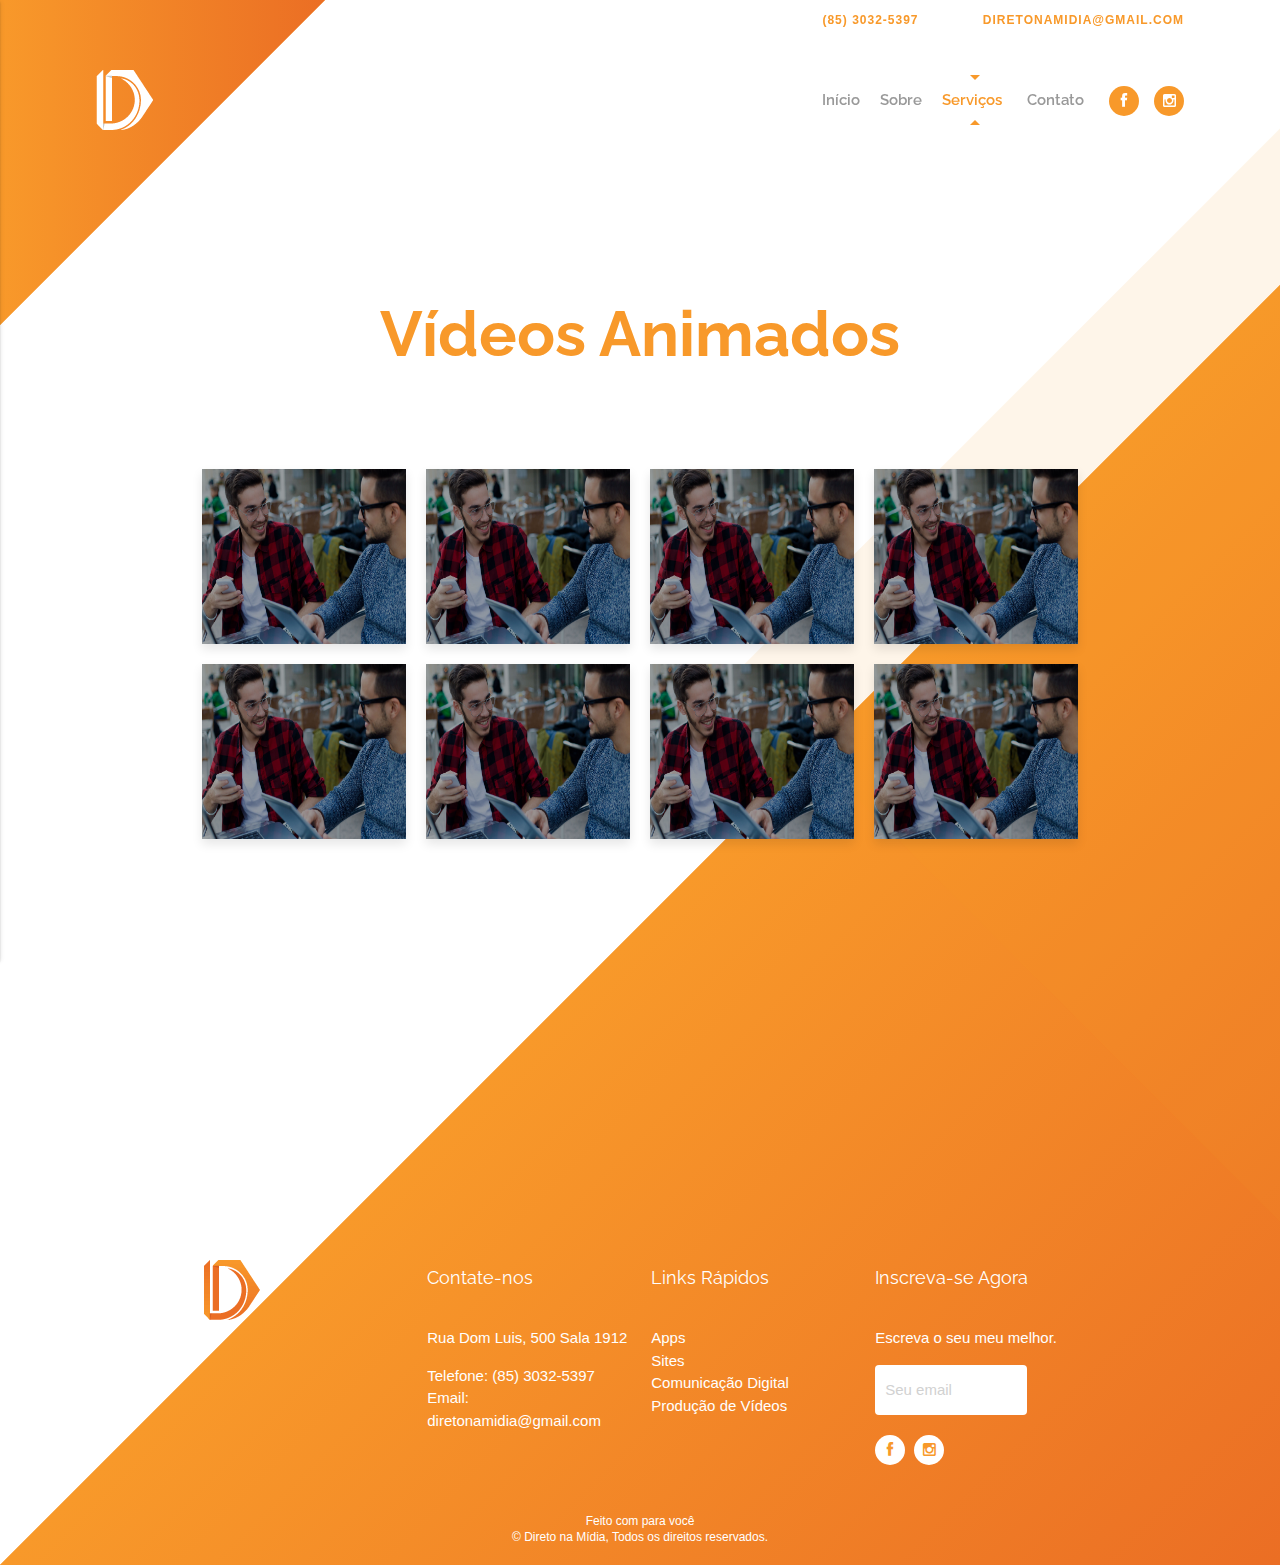
<file: producaodevideosinterna.html>
<!DOCTYPE html>
<html dir="ltr" lang="pt-BR">
<head>
	
	<meta http-equiv="Content-Type" content="text/html; charset=utf-8" />
    <meta http-equiv="expires" content="Tue, 01 Jan 2018 12:12:12 GMT">
    <meta http-equiv="cache-control" content="public" />
    <meta http-equiv="Pragma" content="public">

    <meta name="viewport" content="width=device-width, initial-scale=1.0, maximum-scale=1.0, user-scalable=no"/>
    <meta name="description" content="Uma agência com foco no crescimento da sua empresa."/>
    <meta name="keywords" content="Direto na Mídia, seo, aplicativos, produção de vídeos, marketing digital, contrução de sites"/>
    <meta name="author" content="Gleidson Teixeira, gleidsondeveloper@gmail.com"/>
    <meta name="robots" content="index, follow">
    <meta name="language" content="pt-br" />

	<title>Direto na Mídia - Produzimos seu conteúdo</title>

    <link href="css/materialize.min.css" rel="stylesheet" type="text/css"/>
	<link href="css/extras.css" rel="stylesheet" type="text/css"/>
    <link href="css/font-awesome.css" rel="stylesheet" type="text/css"/>
	<link href="https://fonts.googleapis.com/css?family=Raleway:400,600,800" rel="stylesheet">

</head>

<body>

    <ul id="slide-out" class="side-nav font">
        <li>
            <a href="index.html" class="active suave">
                Início
            </a>
        </li>
        <li>
            <a href="sobre.html" class="suave">
                Sobre
            </a>
        </li>
        <li class="suave">
            <a href="apps.html" class="suave">
                Apps
            </a>
        </li>
        <li class="suave">
            <a href="sites.html" class="suave">
                Sites
            </a>
        </li>
        <li class="suave">
            <a href="comunicacaodigital.html" class="suave">
                Comunicação Digital
            </a>
        </li>
        <li class="suave">
            <a href="producaodevideos.html" class="suave">
                Produção de Vídeos
            </a>
        </li>
        <li>
            <a href="contato.html" class="suave">
                Contato
            </a>
        </li>
    </ul>
    <i class="mdi-navigation-menu click menu-btn circle button-collapse hide-on-large-only" data-activates="slide-out"></i>

	<section id="topo" class="interna">
        <div class="container">
            <header class="suave">
                <div class="infos right-align hide-on-small-only">
                    <a class="laranja-text">
                        <b>
                            <i class="mdi-communication-phone"></i> (85) 3032-5397
                        </b>
                    </a>
                    <a class="laranja-text">
                        <b>
                            <i class="mdi-communication-email"></i> diretonamidia@gmail.com
                        </b>
                    </a>
                </div>
                <div class="logo suave">
                    <h1 class="nm" alt="Direto na Mídia">
                        <a href="index.html" title="direto na mídia" class="upper laranja-text suave">
                            Direto na Mídia
                        </a>
                    </h1>
                </div>
                <div class="menu font hide-on-small-only">
                    <ul>
                        <li>
                            <a href="index.html" class="suave">
                                Início
                            </a>
                        </li>
                        <li>
                            <a href="sobre.html" class="suave">
                                Sobre
                            </a>
                        </li>
                        <li>
                            <a class="active suave">
                                Serviços <i class="mdi-hardware-keyboard-arrow-down"></i>
                            </a>
                            <ul class="suave white">
                                <li class="suave">
                                    <a href="apps.html" class="suave">
                                        <i class="mdi-hardware-phone-android suave"></i>
                                        Apps
                                    </a>
                                </li>
                                <li class="suave">
                                    <a href="sites.html" class="suave">
                                        <i class="mdi-social-public suave"></i>
                                        Sites
                                    </a>
                                </li>
                                <li class="suave">
                                    <a href="comunicacaodigital.html" class="suave">
                                        <i class="mdi-communication-chat suave"></i>
                                        Comunicação Digital
                                    </a>
                                </li>
                                <li class="suave">
                                    <a href="producaodevideos.html" class="suave">
                                        <i class="mdi-av-play-circle-outline suave"></i>
                                        Produção de Vídeos
                                    </a>
                                </li>
                            </ul>
                        </li>
                        <li>
                            <a href="contato.html" class="suave">
                                Contato
                            </a>
                        </li>
                        <li class="rede">
                            <a href="https://www.facebook.com/diretonamidia/" target="_blank" class="suave laranja white-text">
                                <i class="fa fa-facebook-f"></i>
                            </a>
                        </li>
                        <li class="rede">
                            <a href="https://www.instagram.com/diretonamidiaoficial/" target="_blank" class="suave laranja white-text">
                                <i class="fa fa-instagram"></i>
                            </a>
                        </li>
                    </ul>
                </div>
            </header>
            <div class="banner center-on-small-only" style="margin-top: 100px;">
                <h1 class="font laranja-text center-align">
                    <b>Vídeos Animados</b>
                </h1>
                <ul>
                    <li class="suave">
                        <a href="#!">
                            <img src="img/banner.jpg" alt="" title="">
                            <h6 class="truncate">Titulo do video</h6>
                        </a>
                    </li>
                    <li class="suave">
                        <a href="#!">
                            <img src="img/banner.jpg" alt="" title="">
                            <h6 class="truncate suave">Titulo do video</h6>
                        </a>
                    </li>
                    <li class="suave">
                        <a href="#!">
                            <img src="img/banner.jpg" alt="" title="">
                            <h6 class="truncate suave">Titulo do video</h6>
                        </a>
                    </li>
                    <li class="suave">
                        <a href="#!">
                            <img src="img/banner.jpg" alt="" title="">
                            <h6 class="truncate suave">Titulo do video</h6>
                        </a>
                    </li>
                    <li class="suave">
                        <a href="#!">
                            <img src="img/banner.jpg" alt="" title="">
                            <h6 class="truncate suave">Titulo do video</h6>
                        </a>
                    </li>
                    <li class="suave">
                        <a href="#!">
                            <img src="img/banner.jpg" alt="" title="">
                            <h6 class="truncate suave">Titulo do video</h6>
                        </a>
                    </li>
                    <li class="suave">
                        <a href="#!">
                            <img src="img/banner.jpg" alt="" title="">
                            <h6 class="truncate suave">Titulo do video</h6>
                        </a>
                    </li>
                    <li class="suave">
                        <a href="#!">
                            <img src="img/banner.jpg" alt="" title="">
                            <h6 class="truncate suave">Titulo do video</h6>
                        </a>
                    </li>
                </ul>
            </div>
        </div>
    </section>

    <section id="plataformas" class="hide">
        <div class="container">
            <p class="azul-text">
                <b>Que tipo de vídeo fazemos?</b>
            </p>
            <ul class="videos">
                <li>
                    <i class="mdi-av-play-circle-outline"></i>
                    <i class="mdi-social-mood"></i>
                    <h6 class="azul-text font">
                        Vídeos Animados
                    </h6>
                </li>
                <li>
                    <i class="mdi-av-play-circle-outline"></i>
                    <i class="mdi-social-domain"></i>
                    <h6 class="azul-text font">
                        Vídeos Institucionais
                    </h6>
                </li>
                <li>
                    <i class="mdi-av-play-circle-outline"></i>
                    <i class="mdi-maps-store-mall-directory"></i>
                    <h6 class="azul-text font">
                        Vídeos Comerciais
                    </h6>
                </li>
                <li>
                    <i class="mdi-av-play-circle-outline"></i>
                    <i class="mdi-hardware-desktop-windows"></i>
                    <h6 class="azul-text font">
                        Vídeos de Apresentação
                    </h6>
                </li>
            </ul>
        </div>
    </section>

    

    <section id="rodape">
        <div class="container">
            <div class="row nm">
                <div class="col l3 m3 s12">
                    <img src="img/diretonamidia-logo2.png" class="responsive-img hide-on-small-only" alt="Direto na mídia">
                    <img src="img/diretonamidia-logo.png" class="responsive-img hide-on-med-and-up" alt="Direto na mídia">
                </div>
                <div class="col l3 m3 s6">
                    <h6 class="white-text font">Contate-nos</h6>
                    <p><i class="mdi-maps-place"></i> Rua Dom Luis, 500 Sala 1912</p>
                    <p><i class="mdi-hardware-phone-android"></i> Telefone: (85) 3032-5397<br><i class="mdi-communication-email"></i> Email: diretonamidia@gmail.com</p>
                </div>
                <div class="col l3 m3 s6">
                    <h6 class="white-text font">Links Rápidos</h6>
                    <ul>
                        <li>
                            <a href="apps.html" class="suave">Apps</a>
                        </li>
                        <li>
                            <a href="sites.html" class="suave">Sites</a>
                        </li>
                        <li>
                            <a href="comunicacaodigital.html" class="suave">Comunicação Digital</a>
                        </li>
                        <li>
                            <a href="producaodevideos.html" class="suave">Produção de Vídeos</a>
                        </li>
                    </ul>
                </div>
                <div class="col l3 m3 s12 center-on-small-only">
                    <h6 class="white-text font">Inscreva-se Agora</h6>
                    <p>Escreva o seu meu melhor.</p>
                    <form>
                        <input type="text" name="newsletter" placeholder="Seu email" class="white">
                        <button>
                            <i class="mdi-content-send white-text"></i>
                        </button>
                    </form>
                    <a href="https://www.facebook.com/diretonamidia/" target="_blank" class="suave rede">
                        <i class="fa fa-facebook-f"></i>
                    </a>
                    <a href="https://www.instagram.com/diretonamidiaoficial/" target="_blank" class="suave rede">
                        <i class="fa fa-instagram"></i>
                    </a>
                </div>
            </div>
            <h5 class="white-text">Feito com <i class="mdi-action-favorite"></i> para você<br>&copy Direto na Mídia, Todos os direitos reservados.</h5>
        </div>
    </section>
    

	<script src="js/jquery.js"></script>
    <script src="js/materialize.min.js"></script>
	<script src="js/script.js"></script>

</body>
</html>
</file>
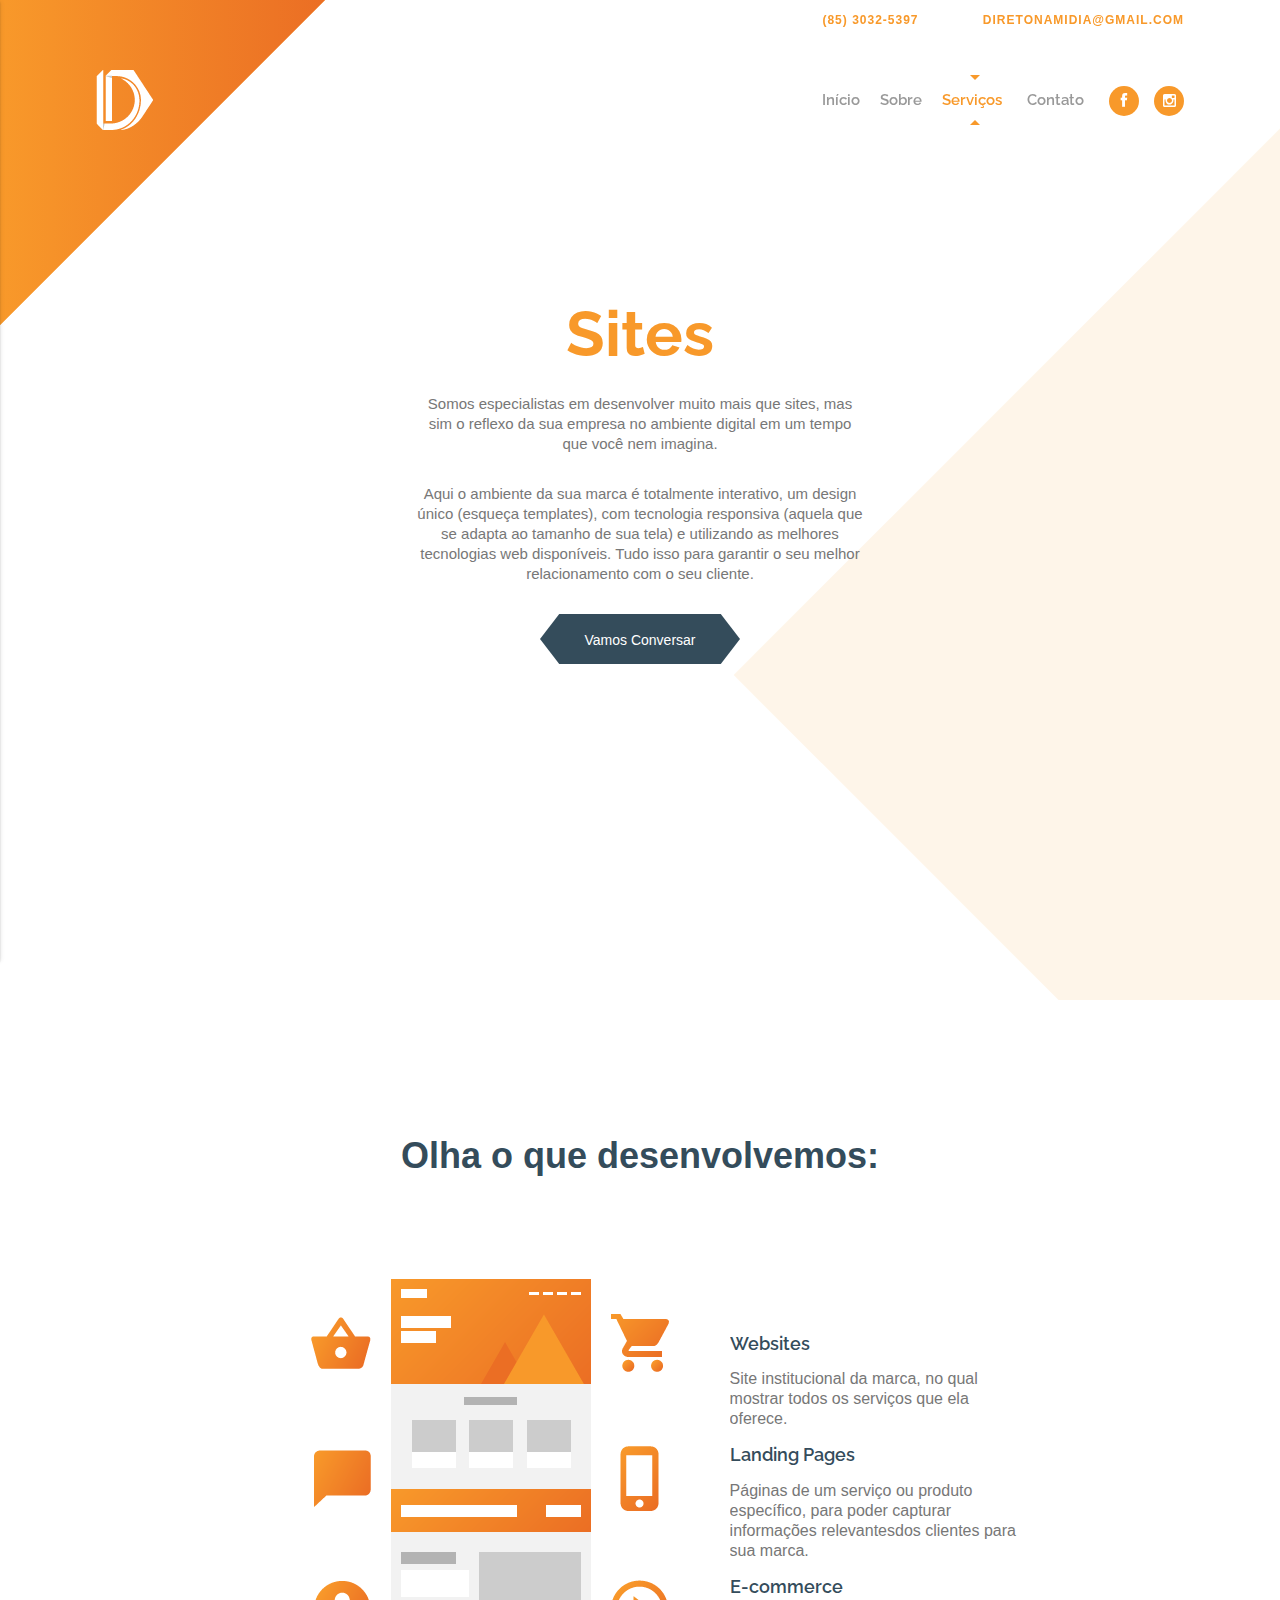
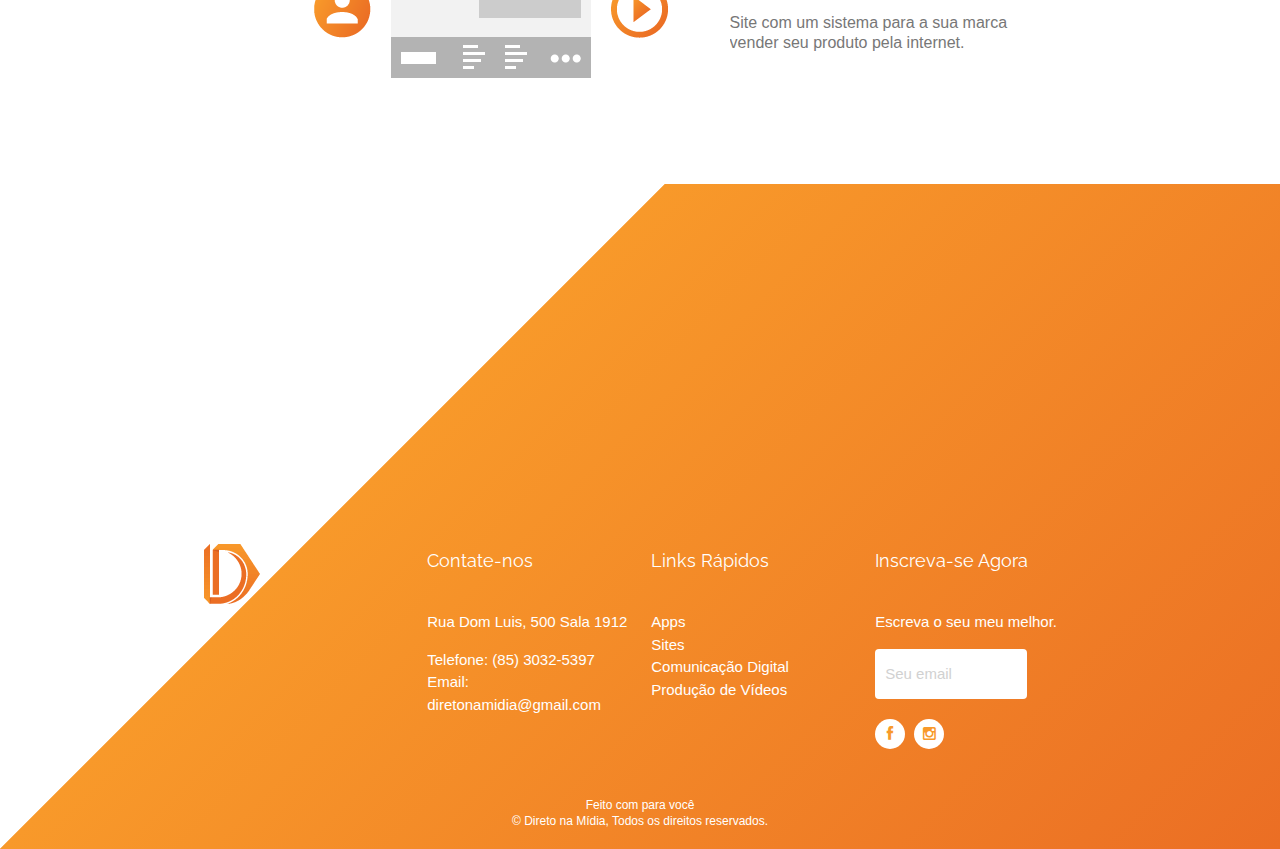
<file: sites.html>
<!DOCTYPE html>
<html dir="ltr" lang="pt-BR">
<head>
	
	<meta http-equiv="Content-Type" content="text/html; charset=utf-8" />
    <meta http-equiv="expires" content="Tue, 01 Jan 2018 12:12:12 GMT">
    <meta http-equiv="cache-control" content="public" />
    <meta http-equiv="Pragma" content="public">

    <meta name="viewport" content="width=device-width, initial-scale=1.0, maximum-scale=1.0, user-scalable=no"/>
    <meta name="description" content="Uma agência com foco no crescimento da sua empresa."/>
    <meta name="keywords" content="Direto na Mídia, seo, aplicativos, produção de vídeos, marketing digital, contrução de sites"/>
    <meta name="author" content="Gleidson Teixeira, gleidsondeveloper@gmail.com"/>
    <meta name="robots" content="index, follow">
    <meta name="language" content="pt-br" />

	<title>Direto na Mídia - Construimos seu site</title>

    <link href="css/materialize.min.css" rel="stylesheet" type="text/css"/>
	<link href="css/extras.css" rel="stylesheet" type="text/css"/>
    <link href="css/font-awesome.css" rel="stylesheet" type="text/css"/>
	<link href="https://fonts.googleapis.com/css?family=Raleway:400,600,800" rel="stylesheet">

</head>

<body>

    <ul id="slide-out" class="side-nav font">
        <li>
            <a href="index.html" class="active suave">
                Início
            </a>
        </li>
        <li>
            <a href="sobre.html" class="suave">
                Sobre
            </a>
        </li>
        <li class="suave">
            <a href="apps.html" class="suave">
                Apps
            </a>
        </li>
        <li class="suave">
            <a href="sites.html" class="suave">
                Sites
            </a>
        </li>
        <li class="suave">
            <a href="comunicacaodigital.html" class="suave">
                Comunicação Digital
            </a>
        </li>
        <li class="suave">
            <a href="producaodevideos.html" class="suave">
                Produção de Vídeos
            </a>
        </li>
        <li>
            <a href="contato.html" class="suave">
                Contato
            </a>
        </li>
    </ul>
    <i class="mdi-navigation-menu click menu-btn circle button-collapse hide-on-large-only" data-activates="slide-out"></i>

	<section id="topo" class="interna">
        <div class="container">
            <header class="suave">
                <div class="infos right-align hide-on-small-only">
                    <a class="laranja-text">
                        <b>
                            <i class="mdi-communication-phone"></i> (85) 3032-5397
                        </b>
                    </a>
                    <a class="laranja-text">
                        <b>
                            <i class="mdi-communication-email"></i> diretonamidia@gmail.com
                        </b>
                    </a>
                </div>
                <div class="logo suave">
                    <h1 class="nm" alt="Direto na Mídia">
                        <a href="index.html" title="direto na mídia" class="upper laranja-text suave">
                            Direto na Mídia
                        </a>
                    </h1>
                </div>
                <div class="menu font hide-on-small-only">
                    <ul>
                        <li>
                            <a href="index.html" class="suave">
                                Início
                            </a>
                        </li>
                        <li>
                            <a href="sobre.html" class="suave">
                                Sobre
                            </a>
                        </li>
                        <li>
                            <a class="active suave">
                                Serviços <i class="mdi-hardware-keyboard-arrow-down"></i>
                            </a>
                            <ul class="suave white">
                                <li class="suave">
                                    <a href="apps.html" class="suave">
                                        <i class="mdi-hardware-phone-android suave"></i>
                                        Apps
                                    </a>
                                </li>
                                <li class="suave">
                                    <a href="sites.html" class="suave">
                                        <i class="mdi-social-public suave"></i>
                                        Sites
                                    </a>
                                </li>
                                <li class="suave">
                                    <a href="comunicacaodigital.html" class="suave">
                                        <i class="mdi-communication-chat suave"></i>
                                        Comunicação Digital
                                    </a>
                                </li>
                                <li class="suave">
                                    <a href="producaodevideos.html" class="suave">
                                        <i class="mdi-av-play-circle-outline suave"></i>
                                        Produção de Vídeos
                                    </a>
                                </li>
                            </ul>
                        </li>
                        <li>
                            <a href="contato.html" class="suave">
                                Contato
                            </a>
                        </li>
                        <li class="rede">
                            <a href="https://www.facebook.com/diretonamidia/" target="_blank" class="suave laranja white-text">
                                <i class="fa fa-facebook-f"></i>
                            </a>
                        </li>
                        <li class="rede">
                            <a href="https://www.instagram.com/diretonamidiaoficial/" target="_blank" class="suave laranja white-text">
                                <i class="fa fa-instagram"></i>
                            </a>
                        </li>
                    </ul>
                </div>
            </header>
            <div class="banner center-on-small-only" style="margin-top: 100px;">
                <h1 class="font laranja-text center-align">
                    <b>Sites</b>
                </h1>
                <h6 class="center-align" style="width: 50%; margin-left: auto; margin-right: auto; margin-bottom: 30px;">
                    Somos especialistas em desenvolver muito mais que sites, mas sim o reflexo da sua empresa no ambiente digital em um tempo que você nem imagina.
                </h6>
                <h6 class="center-align" style="width: 50%; margin-left: auto; margin-right: auto; margin-bottom: 30px;">
                    Aqui o ambiente da sua marca é totalmente interativo, um design único (esqueça templates), com tecnologia responsiva (aquela que se adapta ao tamanho de sua tela) e utilizando as melhores tecnologias web disponíveis. Tudo isso para garantir o seu melhor relacionamento com o seu cliente.
                </h6>
                <a href="#!" class="mbtn white-text azul suave" style="margin: 0 auto; width: 200px; display: block; text-align: center;">
                    <span>Vamos Conversar</span>
                </a>
            </div>
        </div>
    </section>

    <section id="plataformas">
        <div class="container">
            <p class="azul-text">
                <b>Olha o que desenvolvemos:</b>
            </p>
            <img src="img/sites.png" class="responsive-img site-img" alt="Aplicativos">
            <ul class="sites">
                <li>
                    <h6 class="azul-text font">
                        <i class="mdi-action-done"></i> Websites
                    </h6>
                    <p>Site institucional da marca, no qual mostrar todos os serviços que ela oferece.</p>
                </li>
                <li>
                    <h6 class="azul-text font">
                        <i class="mdi-action-done"></i> Landing Pages
                    </h6>
                    <p>Páginas de um serviço ou produto específico, para poder capturar informações relevantesdos clientes para sua marca.</p>
                </li>
                <li>
                    <h6 class="azul-text font">
                        <i class="mdi-action-done"></i> E-commerce
                    </h6>
                    <p>Site com um sistema para a sua marca vender seu produto pela internet.</p>
                </li>
            </ul>
        </div>
    </section>

    

    <section id="rodape">
        <div class="container">
            <div class="row nm">
                <div class="col l3 m3 s12">
                    <img src="img/diretonamidia-logo2.png" class="responsive-img hide-on-small-only" alt="Direto na mídia">
                    <img src="img/diretonamidia-logo.png" class="responsive-img hide-on-med-and-up" alt="Direto na mídia">
                </div>
                <div class="col l3 m3 s6">
                    <h6 class="white-text font">Contate-nos</h6>
                    <p><i class="mdi-maps-place"></i> Rua Dom Luis, 500 Sala 1912</p>
                    <p><i class="mdi-hardware-phone-android"></i> Telefone: (85) 3032-5397<br><i class="mdi-communication-email"></i> Email: diretonamidia@gmail.com</p>
                </div>
                <div class="col l3 m3 s6">
                    <h6 class="white-text font">Links Rápidos</h6>
                    <ul>
                        <li>
                            <a href="apps.html" class="suave">Apps</a>
                        </li>
                        <li>
                            <a href="sites.html" class="suave">Sites</a>
                        </li>
                        <li>
                            <a href="comunicacaodigital.html" class="suave">Comunicação Digital</a>
                        </li>
                        <li>
                            <a href="producaodevideos.html" class="suave">Produção de Vídeos</a>
                        </li>
                    </ul>
                </div>
                <div class="col l3 m3 s12 center-on-small-only">
                    <h6 class="white-text font">Inscreva-se Agora</h6>
                    <p>Escreva o seu meu melhor.</p>
                    <form>
                        <input type="text" name="newsletter" placeholder="Seu email" class="white">
                        <button>
                            <i class="mdi-content-send white-text"></i>
                        </button>
                    </form>
                    <a href="https://www.facebook.com/diretonamidia/" target="_blank" class="suave rede">
                        <i class="fa fa-facebook-f"></i>
                    </a>
                    <a href="https://www.instagram.com/diretonamidiaoficial/" target="_blank" class="suave rede">
                        <i class="fa fa-instagram"></i>
                    </a>
                </div>
            </div>
            <h5 class="white-text">Feito com <i class="mdi-action-favorite"></i> para você<br>&copy Direto na Mídia, Todos os direitos reservados.</h5>
        </div>
    </section>
    

	<script src="js/jquery.js"></script>
    <script src="js/materialize.min.js"></script>
	<script src="js/script.js"></script>

</body>
</html>
</file>
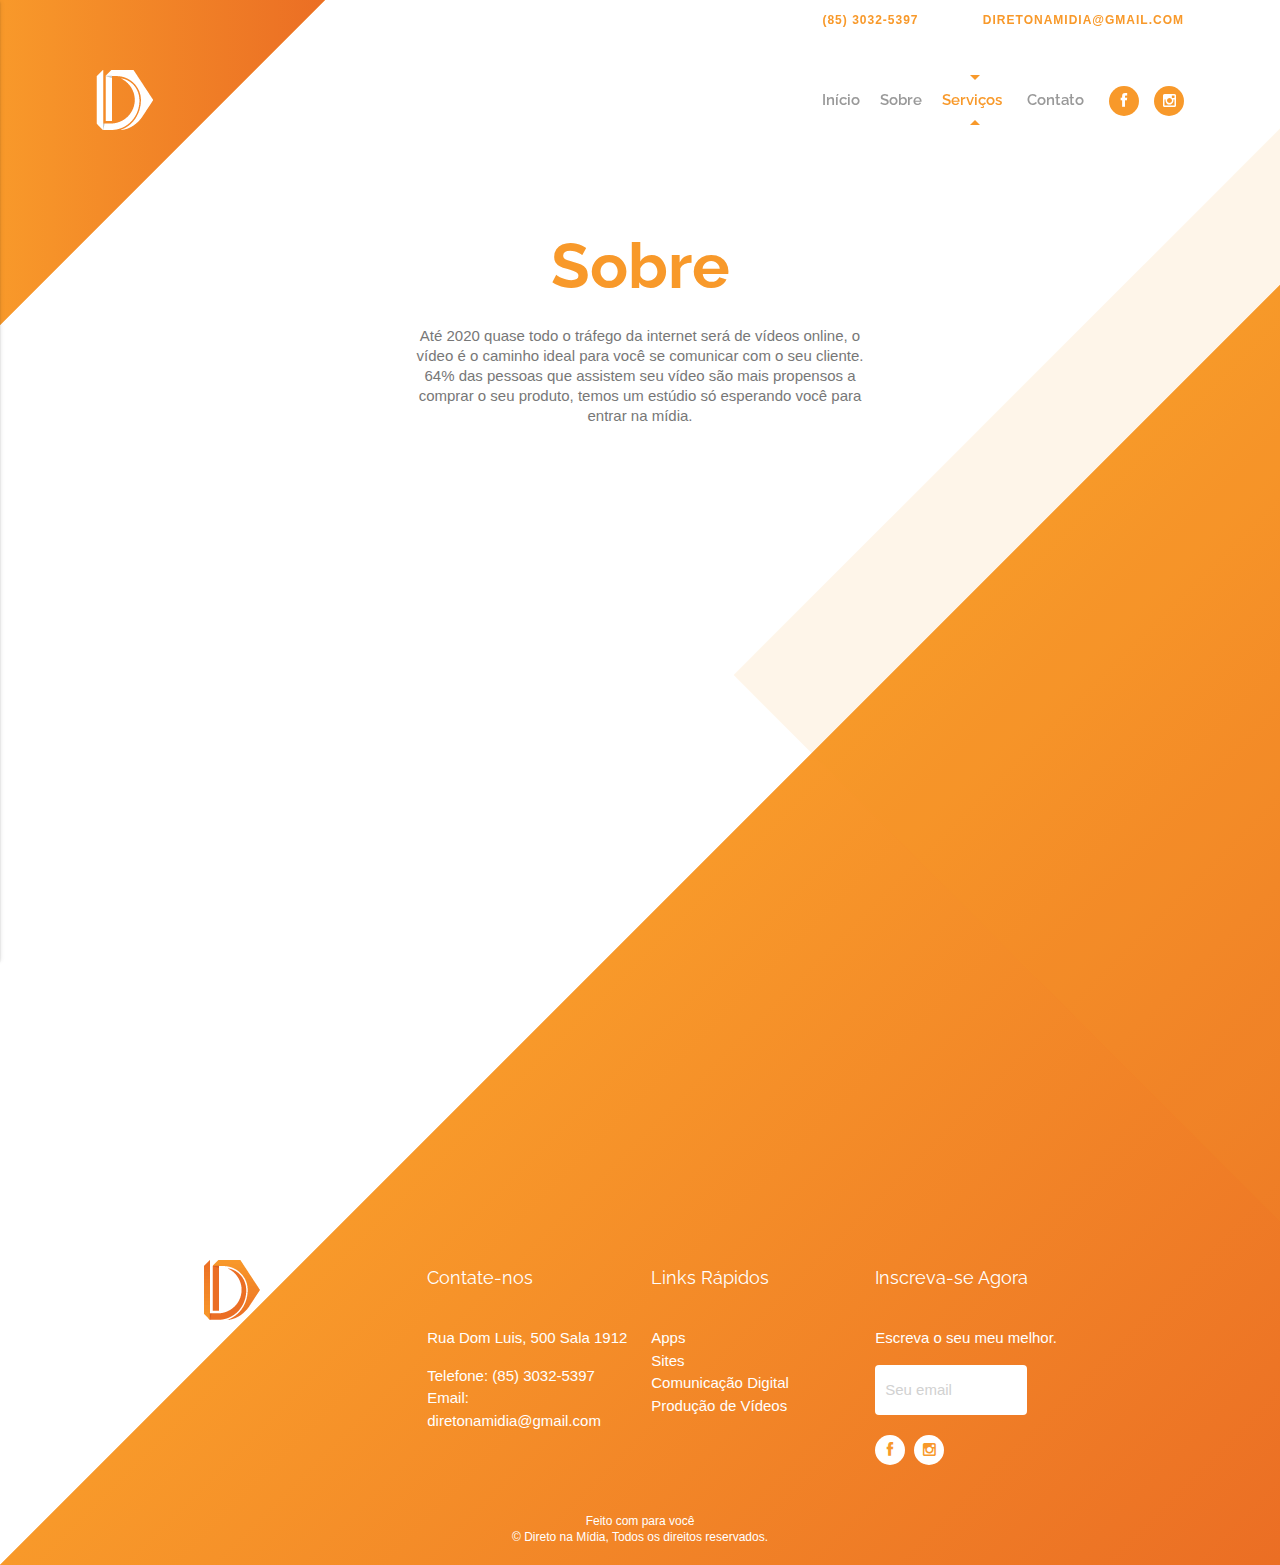
<file: sobre.html>
<!DOCTYPE html>
<html dir="ltr" lang="pt-BR">
<head>
	
	<meta http-equiv="Content-Type" content="text/html; charset=utf-8" />
    <meta http-equiv="expires" content="Tue, 01 Jan 2018 12:12:12 GMT">
    <meta http-equiv="cache-control" content="public" />
    <meta http-equiv="Pragma" content="public">

    <meta name="viewport" content="width=device-width, initial-scale=1.0, maximum-scale=1.0, user-scalable=no"/>
    <meta name="description" content="Uma agência com foco no crescimento da sua empresa."/>
    <meta name="keywords" content="Direto na Mídia, seo, aplicativos, produção de vídeos, marketing digital, contrução de sites,marketing digital, assessoria em marketing digital, criação de site, aplicativo, desenvolvimento de aplicativo, redes sociais"/>
    <meta name="author" content="Gleidson Teixeira, gleidsondeveloper@gmail.com"/>
    <meta name="robots" content="index, follow">
    <meta name="language" content="pt-br" />

	<title>Direto na Mídia - Produzimos seu conteúdo</title>

    <link href="css/materialize.min.css" rel="stylesheet" type="text/css"/>
	<link href="css/extras.css" rel="stylesheet" type="text/css"/>
    <link href="css/font-awesome.css" rel="stylesheet" type="text/css"/>
	<link href="https://fonts.googleapis.com/css?family=Raleway:400,600,800" rel="stylesheet">

</head>

<body>

    <ul id="slide-out" class="side-nav font">
        <li>
            <a href="index.html" class="active suave">
                Início
            </a>
        </li>
        <li>
            <a href="sobre.html" class="suave">
                Sobre
            </a>
        </li>
        <li class="suave">
            <a href="apps.html" class="suave">
                Apps
            </a>
        </li>
        <li class="suave">
            <a href="sites.html" class="suave">
                Sites
            </a>
        </li>
        <li class="suave">
            <a href="comunicacaodigital.html" class="suave">
                Comunicação Digital
            </a>
        </li>
        <li class="suave">
            <a href="producaodevideos.html" class="suave">
                Produção de Vídeos
            </a>
        </li>
        <li>
            <a href="contato.html" class="suave">
                Contato
            </a>
        </li>
    </ul>
    <i class="mdi-navigation-menu click menu-btn circle button-collapse hide-on-large-only" data-activates="slide-out"></i>

	<section id="topo" class="interna">
        <div class="container">
            <header class="suave">
                <div class="infos right-align hide-on-small-only">
                    <a class="laranja-text">
                        <b>
                            <i class="mdi-communication-phone"></i> (85) 3032-5397
                        </b>
                    </a>
                    <a class="laranja-text">
                        <b>
                            <i class="mdi-communication-email"></i> diretonamidia@gmail.com
                        </b>
                    </a>
                </div>
                <div class="logo suave">
                    <h1 class="nm" alt="Direto na Mídia">
                        <a href="index.html" title="direto na mídia" class="upper laranja-text suave">
                            Direto na Mídia
                        </a>
                    </h1>
                </div>
                <div class="menu font hide-on-small-only">
                    <ul>
                        <li>
                            <a href="index.html" class="suave">
                                Início
                            </a>
                        </li>
                        <li>
                            <a href="sobre.html" class="suave">
                                Sobre
                            </a>
                        </li>
                        <li>
                            <a class="active suave">
                                Serviços <i class="mdi-hardware-keyboard-arrow-down"></i>
                            </a>
                            <ul class="suave white">
                                <li class="suave">
                                    <a href="apps.html" class="suave">
                                        <i class="mdi-hardware-phone-android suave"></i>
                                        Apps
                                    </a>
                                </li>
                                <li class="suave">
                                    <a href="sites.html" class="suave">
                                        <i class="mdi-social-public suave"></i>
                                        Sites
                                    </a>
                                </li>
                                <li class="suave">
                                    <a href="comunicacaodigital.html" class="suave">
                                        <i class="mdi-communication-chat suave"></i>
                                        Comunicação Digital
                                    </a>
                                </li>
                                <li class="suave">
                                    <a href="producaodevideos.html" class="suave">
                                        <i class="mdi-av-play-circle-outline suave"></i>
                                        Produção de Vídeos
                                    </a>
                                </li>
                            </ul>
                        </li>
                        <li>
                            <a href="contato.html" class="suave">
                                Contato
                            </a>
                        </li>
                        <li class="rede">
                            <a href="https://www.facebook.com/diretonamidia/" target="_blank" class="suave laranja white-text">
                                <i class="fa fa-facebook-f"></i>
                            </a>
                        </li>
                        <li class="rede">
                            <a href="https://www.instagram.com/diretonamidiaoficial/" target="_blank" class="suave laranja white-text">
                                <i class="fa fa-instagram"></i>
                            </a>
                        </li>
                    </ul>
                </div>
            </header>
            <div class="banner center-on-small-only">
                <h1 class="font laranja-text center-align">
                    <b>Sobre</b>
                </h1>
                <h6 class="center-align" style="width: 50%; margin-left: auto; margin-right: auto; margin-bottom: 30px;">
                    Até 2020 quase todo o tráfego da internet será de vídeos online, o vídeo é o caminho ideal para você se comunicar com o seu cliente. 64% das pessoas que assistem seu vídeo são mais propensos a comprar o seu produto, temos um estúdio só esperando você para entrar na mídia.
                </h6>
            </div>
        </div>
    </section>

    <section id="plataformas" class="hide">
        <div class="container">
            <p class="azul-text">
                <b>Que tipo de vídeo fazemos?</b>
            </p>
            <ul class="videos">
                <li>
                    <a href="producaodevideosinterna.html">
                        <i class="mdi-av-play-circle-outline"></i>
                        <i class="mdi-social-mood"></i>
                        <h6 class="azul-text font">
                            Vídeos Animados
                        </h6>
                    </a>
                </li>
                <li>
                    <a href="producaodevideosinterna.html">
                        <i class="mdi-av-play-circle-outline"></i>
                        <i class="mdi-social-domain"></i>
                        <h6 class="azul-text font">
                            Vídeos Institucionais
                        </h6>
                    </a>
                </li>
                <li>
                    <a href="producaodevideosinterna.html">
                        <i class="mdi-av-play-circle-outline"></i>
                        <i class="mdi-maps-store-mall-directory"></i>
                        <h6 class="azul-text font">
                            Vídeos Comerciais
                        </h6>
                    </a>
                </li>
                <li>
                    <a href="producaodevideosinterna.html">
                        <i class="mdi-av-play-circle-outline"></i>
                        <i class="mdi-hardware-desktop-windows"></i>
                        <h6 class="azul-text font">
                            Vídeos de Apresentação
                        </h6>
                    </a>
                </li>
            </ul>
        </div>
    </section>

    

    <section id="rodape">
        <div class="container">
            <div class="row nm">
                <div class="col l3 m3 s12">
                    <img src="img/diretonamidia-logo2.png" class="responsive-img hide-on-small-only" alt="Direto na mídia">
                    <img src="img/diretonamidia-logo.png" class="responsive-img hide-on-med-and-up" alt="Direto na mídia">
                </div>
                <div class="col l3 m3 s6">
                    <h6 class="white-text font">Contate-nos</h6>
                    <p><i class="mdi-maps-place"></i> Rua Dom Luis, 500 Sala 1912</p>
                    <p><i class="mdi-hardware-phone-android"></i> Telefone: (85) 3032-5397<br><i class="mdi-communication-email"></i> Email: diretonamidia@gmail.com</p>
                </div>
                <div class="col l3 m3 s6">
                    <h6 class="white-text font">Links Rápidos</h6>
                    <ul>
                        <li>
                            <a href="apps.html" class="suave">Apps</a>
                        </li>
                        <li>
                            <a href="sites.html" class="suave">Sites</a>
                        </li>
                        <li>
                            <a href="comunicacaodigital.html" class="suave">Comunicação Digital</a>
                        </li>
                        <li>
                            <a href="producaodevideos.html" class="suave">Produção de Vídeos</a>
                        </li>
                    </ul>
                </div>
                <div class="col l3 m3 s12 center-on-small-only">
                    <h6 class="white-text font">Inscreva-se Agora</h6>
                    <p>Escreva o seu meu melhor.</p>
                    <form>
                        <input type="text" name="newsletter" placeholder="Seu email" class="white">
                        <button>
                            <i class="mdi-content-send white-text"></i>
                        </button>
                    </form>
                    <a href="https://www.facebook.com/diretonamidia/" target="_blank" class="suave rede">
                        <i class="fa fa-facebook-f"></i>
                    </a>
                    <a href="https://www.instagram.com/diretonamidiaoficial/" target="_blank" class="suave rede">
                        <i class="fa fa-instagram"></i>
                    </a>
                </div>
            </div>
            <h5 class="white-text">Feito com <i class="mdi-action-favorite"></i> para você<br>&copy Direto na Mídia, Todos os direitos reservados.</h5>
        </div>
    </section>
    

	<script src="js/jquery.js"></script>
    <script src="js/materialize.min.js"></script>
	<script src="js/script.js"></script>

</body>
</html>
</file>
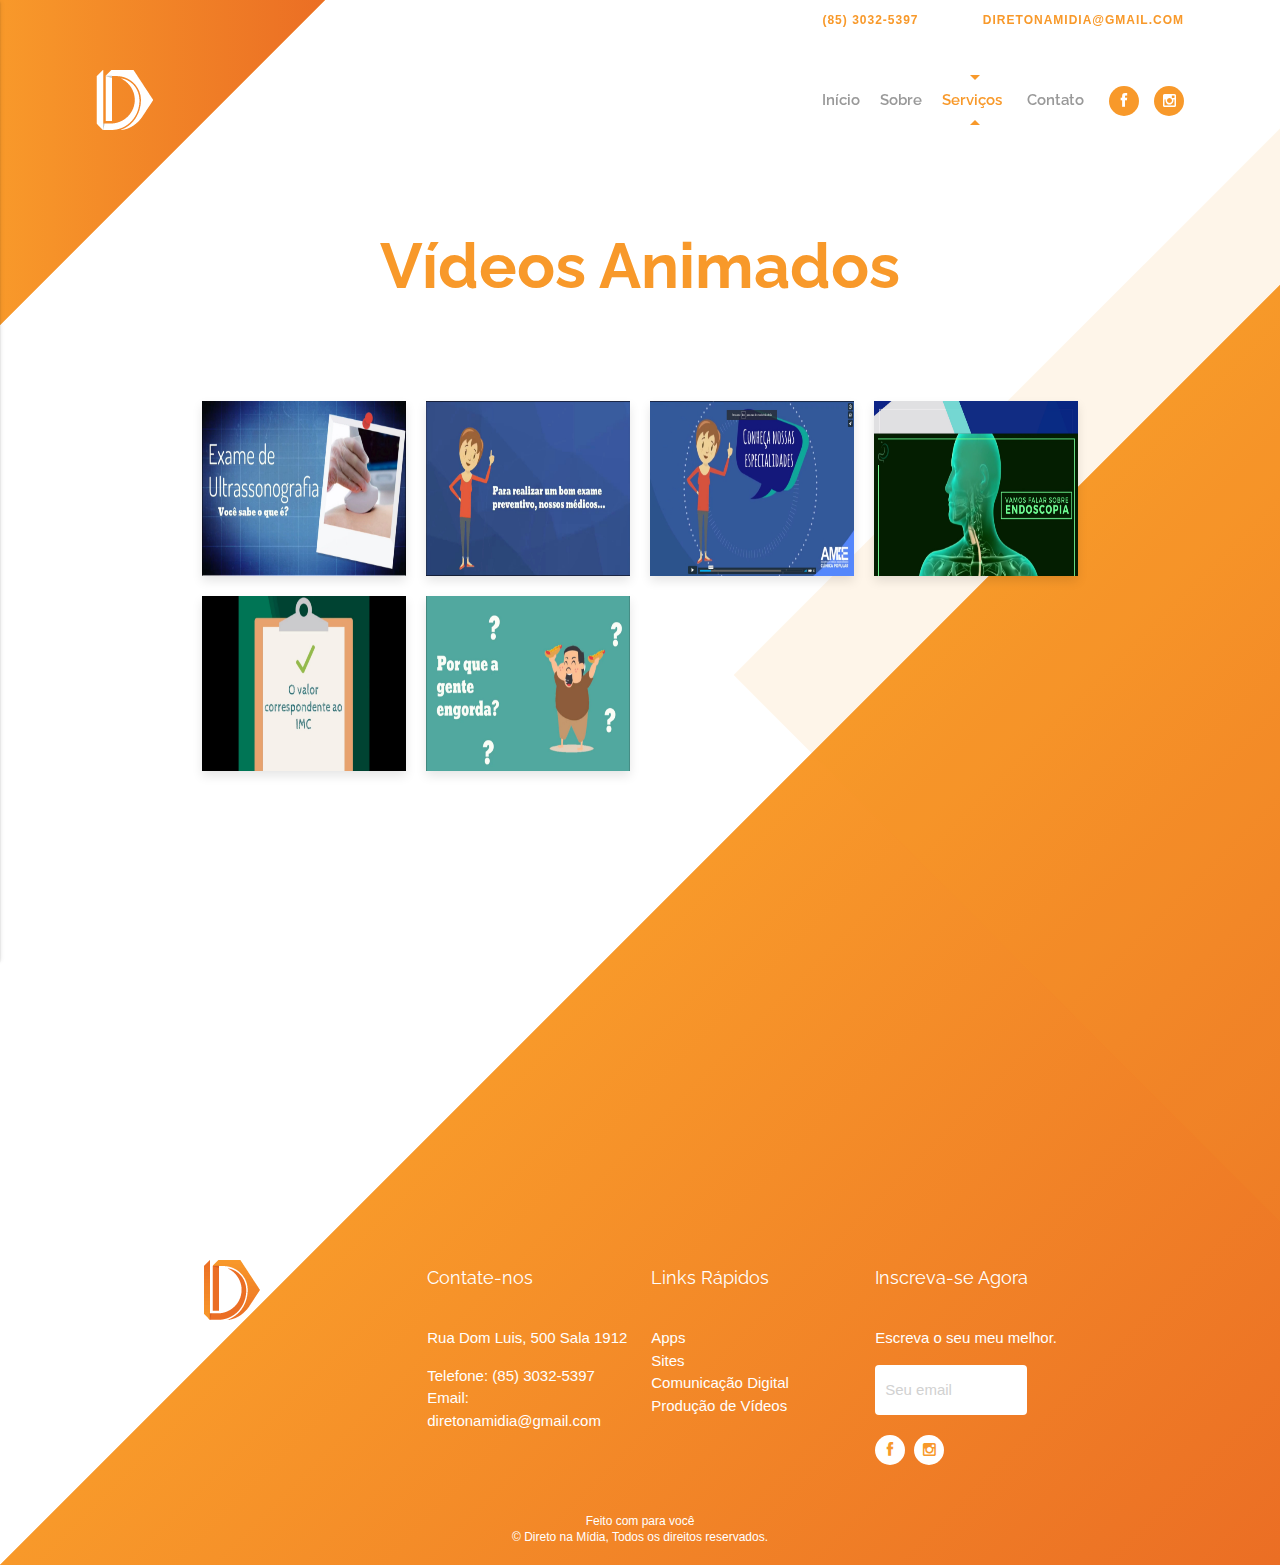
<file: videosanimados.html>
<!DOCTYPE html>
<html dir="ltr" lang="pt-BR">
<head>
	
	<meta http-equiv="Content-Type" content="text/html; charset=utf-8" />
    <meta http-equiv="expires" content="Tue, 01 Jan 2018 12:12:12 GMT">
    <meta http-equiv="cache-control" content="public" />
    <meta http-equiv="Pragma" content="public">

    <meta name="viewport" content="width=device-width, initial-scale=1.0, maximum-scale=1.0, user-scalable=no"/>
    <meta name="description" content="Uma agência com foco no crescimento da sua empresa."/>
    <meta name="keywords" content="Direto na Mídia, seo, aplicativos, produção de vídeos, marketing digital, contrução de sites,marketing digital, assessoria em marketing digital, criação de site, aplicativo, desenvolvimento de aplicativo, redes sociais"/>
    <meta name="author" content="Gleidson Teixeira, gleidsondeveloper@gmail.com"/>
    <meta name="robots" content="index, follow">
    <meta name="language" content="pt-br" />

	<title>Direto na Mídia - Produzimos seu conteúdo</title>

    <link href="css/materialize.min.css" rel="stylesheet" type="text/css"/>
	<link href="css/extras.css" rel="stylesheet" type="text/css"/>
    <link href="css/font-awesome.css" rel="stylesheet" type="text/css"/>
	<link href="https://fonts.googleapis.com/css?family=Raleway:400,600,800" rel="stylesheet">

</head>

<body>

    <ul id="slide-out" class="side-nav font">
        <li>
            <a href="index.html" class="active suave">
                Início
            </a>
        </li>
        <li>
            <a href="sobre.html" class="suave">
                Sobre
            </a>
        </li>
        <li class="suave">
            <a href="apps.html" class="suave">
                Apps
            </a>
        </li>
        <li class="suave">
            <a href="sites.html" class="suave">
                Sites
            </a>
        </li>
        <li class="suave">
            <a href="comunicacaodigital.html" class="suave">
                Comunicação Digital
            </a>
        </li>
        <li class="suave">
            <a href="producaodevideos.html" class="suave">
                Produção de Vídeos
            </a>
        </li>
        <li>
            <a href="contato.html" class="suave">
                Contato
            </a>
        </li>
    </ul>
    <i class="mdi-navigation-menu click menu-btn circle button-collapse hide-on-large-only" data-activates="slide-out"></i>

	<section id="topo" class="interna">
        <div class="container">
            <header class="suave">
                <div class="infos right-align hide-on-small-only">
                    <a class="laranja-text">
                        <b>
                            <i class="mdi-communication-phone"></i> (85) 3032-5397
                        </b>
                    </a>
                    <a class="laranja-text">
                        <b>
                            <i class="mdi-communication-email"></i> diretonamidia@gmail.com
                        </b>
                    </a>
                </div>
                <div class="logo suave">
                    <h1 class="nm" alt="Direto na Mídia">
                        <a href="index.html" title="direto na mídia" class="upper laranja-text suave">
                            Direto na Mídia
                        </a>
                    </h1>
                </div>
                <div class="menu font hide-on-small-only">
                    <ul>
                        <li>
                            <a href="index.html" class="suave">
                                Início
                            </a>
                        </li>
                        <li>
                            <a href="sobre.html" class="suave">
                                Sobre
                            </a>
                        </li>
                        <li>
                            <a class="active suave">
                                Serviços <i class="mdi-hardware-keyboard-arrow-down"></i>
                            </a>
                            <ul class="suave white">
                                <li class="suave">
                                    <a href="apps.html" class="suave">
                                        <i class="mdi-hardware-phone-android suave"></i>
                                        Apps
                                    </a>
                                </li>
                                <li class="suave">
                                    <a href="sites.html" class="suave">
                                        <i class="mdi-social-public suave"></i>
                                        Sites
                                    </a>
                                </li>
                                <li class="suave">
                                    <a href="comunicacaodigital.html" class="suave">
                                        <i class="mdi-communication-chat suave"></i>
                                        Comunicação Digital
                                    </a>
                                </li>
                                <li class="suave">
                                    <a href="producaodevideos.html" class="suave">
                                        <i class="mdi-av-play-circle-outline suave"></i>
                                        Produção de Vídeos
                                    </a>
                                </li>
                            </ul>
                        </li>
                        <li>
                            <a href="contato.html" class="suave">
                                Contato
                            </a>
                        </li>
                        <li class="rede">
                            <a href="https://www.facebook.com/diretonamidia/" target="_blank" class="suave laranja white-text">
                                <i class="fa fa-facebook-f"></i>
                            </a>
                        </li>
                        <li class="rede">
                            <a href="https://www.instagram.com/diretonamidiaoficial/" target="_blank" class="suave laranja white-text">
                                <i class="fa fa-instagram"></i>
                            </a>
                        </li>
                    </ul>
                </div>
            </header>
            <div class="banner center-on-small-only">
                <h1 class="font laranja-text center-align">
                    <b>Vídeos Animados</b>
                </h1>
                <ul>
                    <li class="suave">
                        <a class="click" data-url="https://player.vimeo.com/video/226729081?autoplay=1&title=0&byline=0&portrait=0">
                            <img src="img/thumbs/ame-exame-de-ultrassonografia.jpg" alt="ame-clinica" title="AME - Exame de ultrassonografia.">
                            <h6 class="truncate">AME - Exame de ultrassonografia</h6>
                        </a>
                    </li>
                    <li class="suave">
                        <a class="click" data-url="https://player.vimeo.com/video/226799532?autoplay=1&title=0&byline=0&portrait=0">
                            <img src="img/thumbs/ame-clinica-exames-preventivos.jpg" alt="ame-clinica" title="AME CLINICA – Exames preventivos">
                            <h6 class="truncate suave">AME CLINICA – Exames preventivos</h6>
                        </a>
                    </li>
                    <li class="suave">
                        <a class="click" data-url="https://player.vimeo.com/video/226799344?autoplay=1&title=0&byline=0&portrait=0">
                            <img src="img/thumbs/ame-clinica-especialidades.jpg" alt="ame-clinica" title="AME CLINICA – Especialidades">
                            <h6 class="truncate suave">AME CLINICA – Especialidades</h6>
                        </a>
                    </li>
                    <li class="suave">
                        <a class="click" data-url="https://player.vimeo.com/video/226001946?autoplay=1&title=0&byline=0&portrait=0">
                            <img src="img/thumbs/digegastro-endoscopia.jpg" alt="digegastro" title="DIGEGASTRO - Endoscopia">
                            <h6 class="truncate suave">DIGEGASTRO - Endoscopia</h6>
                        </a>
                    </li>
                    <li class="suave">
                        <a class="click" data-url="https://player.vimeo.com/video/226735484?autoplay=1&title=0&byline=0&portrait=0">
                            <img src="img/thumbs/digegastro-imc.jpg" alt="digegastro" title="DIGEGASTRO - IMC">
                            <h6 class="truncate suave">DIGEGASTRO - IMC</h6>
                        </a>
                    </li>
                    <li class="suave">
                        <a class="click" data-url="https://player.vimeo.com/video/226735512?autoplay=1&title=0&byline=0&portrait=0">
                            <img src="img/thumbs/digegastro-por-que-a-gente-engorda.jpg" alt="digegastro" title="DIGEGASTRO – Por que a gente engorda?">
                            <h6 class="truncate suave">DIGEGASTRO – Por que a gente engorda?</h6>
                        </a>
                    </li>
                    <!--<li class="suave">
                        <a class="click" data-url="https://player.vimeo.com/video/223804175?autoplay=1&title=0&byline=0&portrait=0">
                            <img src="img/banner.jpg" alt="" title="">
                            <h6 class="truncate suave">Titulo do video</h6>
                        </a>
                    </li>-->
                </ul>
                <div class="exibir suave">
                    <i class="mdi-navigation-close click"></i>
                    <div class="frame"></div>
                </div>
            </div>
        </div>
    </section>

    <section id="plataformas" class="hide">
        <div class="container">
            <p class="azul-text">
                <b>Que tipo de vídeo fazemos?</b>
            </p>
            <ul class="videos">
                <li>
                    <i class="mdi-av-play-circle-outline"></i>
                    <i class="mdi-social-mood"></i>
                    <h6 class="azul-text font">
                        Vídeos Animados
                    </h6>
                </li>
                <li>
                    <i class="mdi-av-play-circle-outline"></i>
                    <i class="mdi-social-domain"></i>
                    <h6 class="azul-text font">
                        Vídeos Institucionais
                    </h6>
                </li>
                <li>
                    <i class="mdi-av-play-circle-outline"></i>
                    <i class="mdi-maps-store-mall-directory"></i>
                    <h6 class="azul-text font">
                        Vídeos Comerciais
                    </h6>
                </li>
                <li>
                    <i class="mdi-av-play-circle-outline"></i>
                    <i class="mdi-hardware-desktop-windows"></i>
                    <h6 class="azul-text font">
                        Vídeos de Apresentação
                    </h6>
                </li>
            </ul>
        </div>
    </section>

    

    <section id="rodape">
        <div class="container">
            <div class="row nm">
                <div class="col l3 m3 s12">
                    <img src="img/diretonamidia-logo2.png" class="responsive-img hide-on-small-only" alt="Direto na mídia">
                    <img src="img/diretonamidia-logo.png" class="responsive-img hide-on-med-and-up" alt="Direto na mídia">
                </div>
                <div class="col l3 m3 s6">
                    <h6 class="white-text font">Contate-nos</h6>
                    <p><i class="mdi-maps-place"></i> Rua Dom Luis, 500 Sala 1912</p>
                    <p><i class="mdi-hardware-phone-android"></i> Telefone: (85) 3032-5397<br><i class="mdi-communication-email"></i> Email: diretonamidia@gmail.com</p>
                </div>
                <div class="col l3 m3 s6">
                    <h6 class="white-text font">Links Rápidos</h6>
                    <ul>
                        <li>
                            <a href="apps.html" class="suave">Apps</a>
                        </li>
                        <li>
                            <a href="sites.html" class="suave">Sites</a>
                        </li>
                        <li>
                            <a href="comunicacaodigital.html" class="suave">Comunicação Digital</a>
                        </li>
                        <li>
                            <a href="producaodevideos.html" class="suave">Produção de Vídeos</a>
                        </li>
                    </ul>
                </div>
                <div class="col l3 m3 s12 center-on-small-only">
                    <h6 class="white-text font">Inscreva-se Agora</h6>
                    <p>Escreva o seu meu melhor.</p>
                    <form>
                        <input type="text" name="newsletter" placeholder="Seu email" class="white">
                        <button>
                            <i class="mdi-content-send white-text"></i>
                        </button>
                    </form>
                    <a href="https://www.facebook.com/diretonamidia/" target="_blank" class="suave rede">
                        <i class="fa fa-facebook-f"></i>
                    </a>
                    <a href="https://www.instagram.com/diretonamidiaoficial/" target="_blank" class="suave rede">
                        <i class="fa fa-instagram"></i>
                    </a>
                </div>
            </div>
            <h5 class="white-text">Feito com <i class="mdi-action-favorite"></i> para você<br>&copy Direto na Mídia, Todos os direitos reservados.</h5>
        </div>
    </section>
    

	<script src="js/jquery.js"></script>
    <script src="js/materialize.min.js"></script>
	<script src="js/script.js"></script>

</body>
</html>
</file>
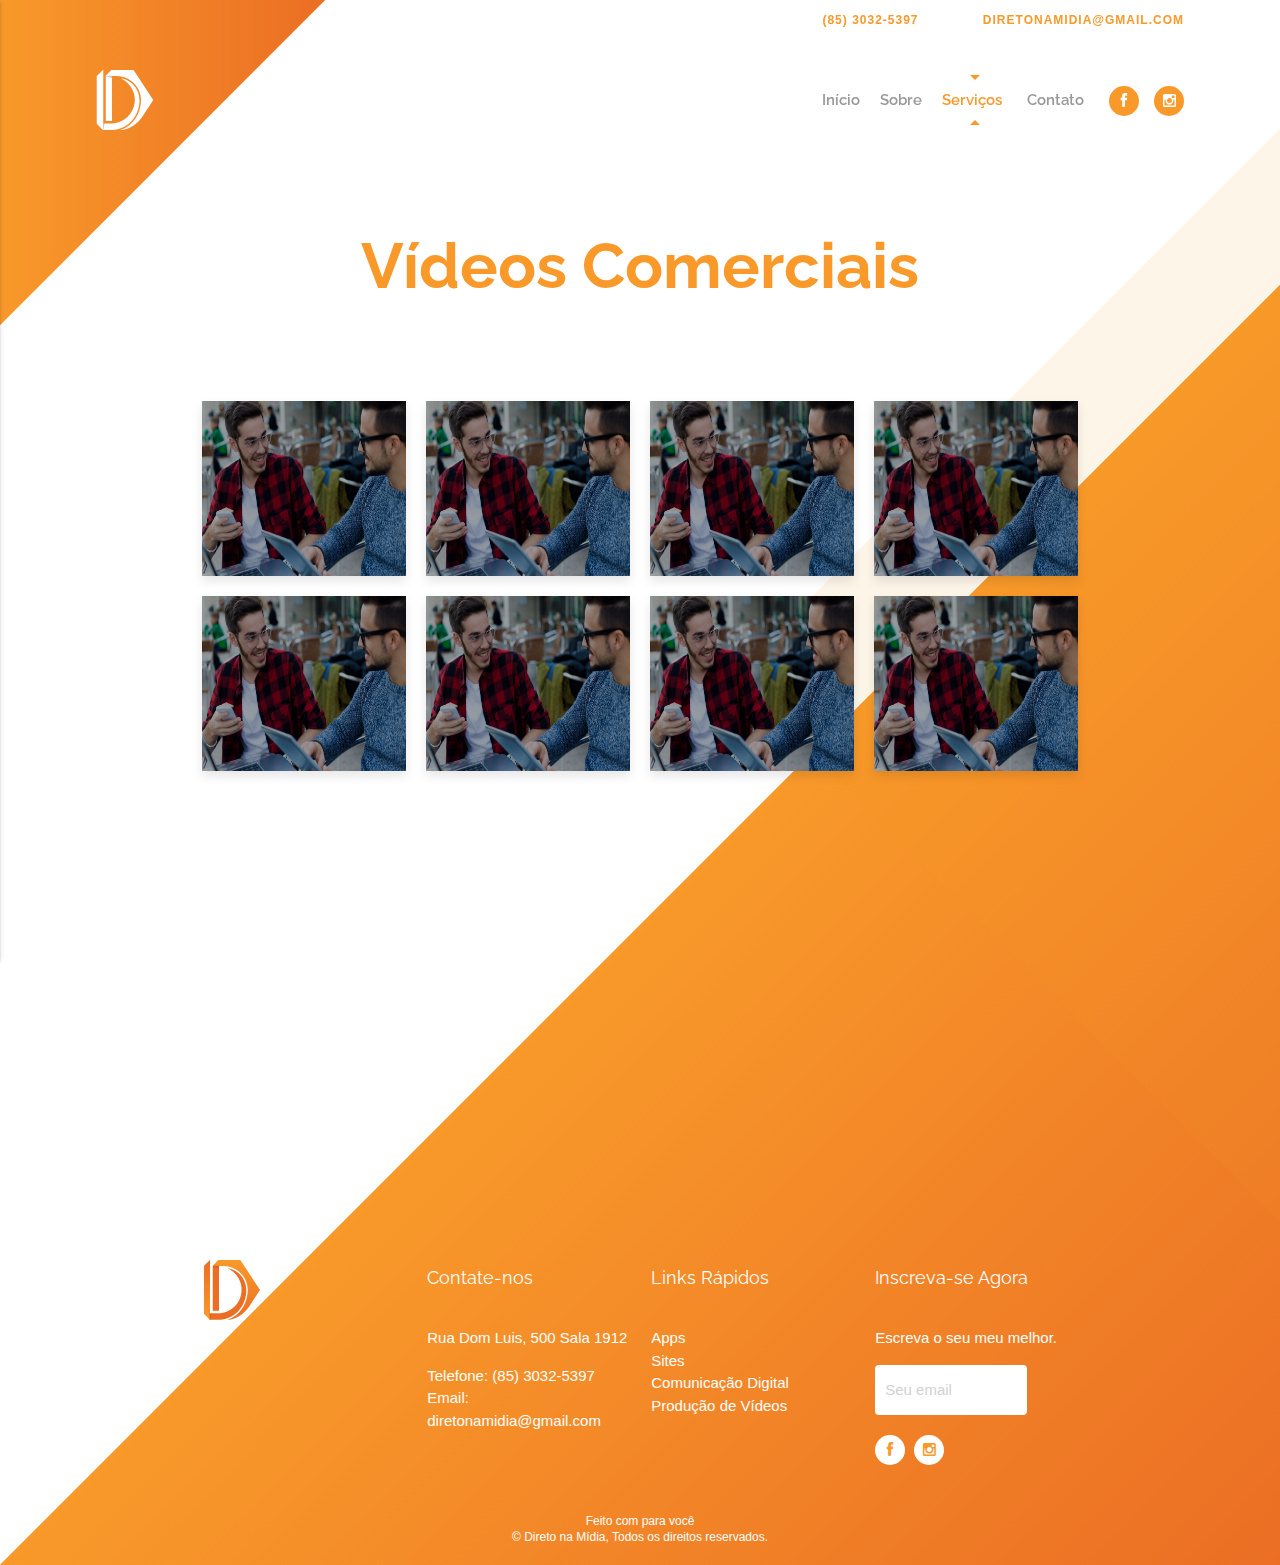
<file: videoscomerciais.html>
<!DOCTYPE html>
<html dir="ltr" lang="pt-BR">
<head>
	
	<meta http-equiv="Content-Type" content="text/html; charset=utf-8" />
    <meta http-equiv="expires" content="Tue, 01 Jan 2018 12:12:12 GMT">
    <meta http-equiv="cache-control" content="public" />
    <meta http-equiv="Pragma" content="public">

    <meta name="viewport" content="width=device-width, initial-scale=1.0, maximum-scale=1.0, user-scalable=no"/>
    <meta name="description" content="Uma agência com foco no crescimento da sua empresa."/>
    <meta name="keywords" content="Direto na Mídia, seo, aplicativos, produção de vídeos, marketing digital, contrução de sites,marketing digital, assessoria em marketing digital, criação de site, aplicativo, desenvolvimento de aplicativo, redes sociais"/>
    <meta name="author" content="Gleidson Teixeira, gleidsondeveloper@gmail.com"/>
    <meta name="robots" content="index, follow">
    <meta name="language" content="pt-br" />

	<title>Direto na Mídia - Produzimos seu conteúdo</title>

    <link href="css/materialize.min.css" rel="stylesheet" type="text/css"/>
	<link href="css/extras.css" rel="stylesheet" type="text/css"/>
    <link href="css/font-awesome.css" rel="stylesheet" type="text/css"/>
	<link href="https://fonts.googleapis.com/css?family=Raleway:400,600,800" rel="stylesheet">

</head>

<body>

    <ul id="slide-out" class="side-nav font">
        <li>
            <a href="index.html" class="active suave">
                Início
            </a>
        </li>
        <li>
            <a href="sobre.html" class="suave">
                Sobre
            </a>
        </li>
        <li class="suave">
            <a href="apps.html" class="suave">
                Apps
            </a>
        </li>
        <li class="suave">
            <a href="sites.html" class="suave">
                Sites
            </a>
        </li>
        <li class="suave">
            <a href="comunicacaodigital.html" class="suave">
                Comunicação Digital
            </a>
        </li>
        <li class="suave">
            <a href="producaodevideos.html" class="suave">
                Produção de Vídeos
            </a>
        </li>
        <li>
            <a href="contato.html" class="suave">
                Contato
            </a>
        </li>
    </ul>
    <i class="mdi-navigation-menu click menu-btn circle button-collapse hide-on-large-only" data-activates="slide-out"></i>

	<section id="topo" class="interna">
        <div class="container">
            <header class="suave">
                <div class="infos right-align hide-on-small-only">
                    <a class="laranja-text">
                        <b>
                            <i class="mdi-communication-phone"></i> (85) 3032-5397
                        </b>
                    </a>
                    <a class="laranja-text">
                        <b>
                            <i class="mdi-communication-email"></i> diretonamidia@gmail.com
                        </b>
                    </a>
                </div>
                <div class="logo suave">
                    <h1 class="nm" alt="Direto na Mídia">
                        <a href="index.html" title="direto na mídia" class="upper laranja-text suave">
                            Direto na Mídia
                        </a>
                    </h1>
                </div>
                <div class="menu font hide-on-small-only">
                    <ul>
                        <li>
                            <a href="index.html" class="suave">
                                Início
                            </a>
                        </li>
                        <li>
                            <a href="sobre.html" class="suave">
                                Sobre
                            </a>
                        </li>
                        <li>
                            <a class="active suave">
                                Serviços <i class="mdi-hardware-keyboard-arrow-down"></i>
                            </a>
                            <ul class="suave white">
                                <li class="suave">
                                    <a href="apps.html" class="suave">
                                        <i class="mdi-hardware-phone-android suave"></i>
                                        Apps
                                    </a>
                                </li>
                                <li class="suave">
                                    <a href="sites.html" class="suave">
                                        <i class="mdi-social-public suave"></i>
                                        Sites
                                    </a>
                                </li>
                                <li class="suave">
                                    <a href="comunicacaodigital.html" class="suave">
                                        <i class="mdi-communication-chat suave"></i>
                                        Comunicação Digital
                                    </a>
                                </li>
                                <li class="suave">
                                    <a href="producaodevideos.html" class="suave">
                                        <i class="mdi-av-play-circle-outline suave"></i>
                                        Produção de Vídeos
                                    </a>
                                </li>
                            </ul>
                        </li>
                        <li>
                            <a href="contato.html" class="suave">
                                Contato
                            </a>
                        </li>
                        <li class="rede">
                            <a href="https://www.facebook.com/diretonamidia/" target="_blank" class="suave laranja white-text">
                                <i class="fa fa-facebook-f"></i>
                            </a>
                        </li>
                        <li class="rede">
                            <a href="https://www.instagram.com/diretonamidiaoficial/" target="_blank" class="suave laranja white-text">
                                <i class="fa fa-instagram"></i>
                            </a>
                        </li>
                    </ul>
                </div>
            </header>
            <div class="banner center-on-small-only">
                <h1 class="font laranja-text center-align">
                    <b>Vídeos Comerciais</b>
                </h1>
                <ul>
                    <li class="suave">
                        <a class="click" data-url="https://player.vimeo.com/video/223804175?autoplay=1&title=0&byline=0&portrait=0">
                            <img src="img/banner.jpg" alt="" title="">
                            <h6 class="truncate">Titulo do video</h6>
                        </a>
                    </li>
                    <li class="suave">
                        <a class="click" data-url="https://player.vimeo.com/video/223804175?autoplay=1&title=0&byline=0&portrait=0">
                            <img src="img/banner.jpg" alt="" title="">
                            <h6 class="truncate suave">Titulo do video</h6>
                        </a>
                    </li>
                    <li class="suave">
                        <a class="click" data-url="https://player.vimeo.com/video/223804175?autoplay=1&title=0&byline=0&portrait=0">
                            <img src="img/banner.jpg" alt="" title="">
                            <h6 class="truncate suave">Titulo do video</h6>
                        </a>
                    </li>
                    <li class="suave">
                        <a class="click" data-url="https://player.vimeo.com/video/223804175?autoplay=1&title=0&byline=0&portrait=0">
                            <img src="img/banner.jpg" alt="" title="">
                            <h6 class="truncate suave">Titulo do video</h6>
                        </a>
                    </li>
                    <li class="suave">
                        <a class="click" data-url="https://player.vimeo.com/video/223804175?autoplay=1&title=0&byline=0&portrait=0">
                            <img src="img/banner.jpg" alt="" title="">
                            <h6 class="truncate suave">Titulo do video</h6>
                        </a>
                    </li>
                    <li class="suave">
                        <a class="click" data-url="https://player.vimeo.com/video/223804175?autoplay=1&title=0&byline=0&portrait=0">
                            <img src="img/banner.jpg" alt="" title="">
                            <h6 class="truncate suave">Titulo do video</h6>
                        </a>
                    </li>
                    <li class="suave">
                        <a class="click" data-url="https://player.vimeo.com/video/223804175?autoplay=1&title=0&byline=0&portrait=0">
                            <img src="img/banner.jpg" alt="" title="">
                            <h6 class="truncate suave">Titulo do video</h6>
                        </a>
                    </li>
                    <li class="suave">
                        <a class="click" data-url="https://player.vimeo.com/video/223804175?autoplay=1&title=0&byline=0&portrait=0">
                            <img src="img/banner.jpg" alt="" title="">
                            <h6 class="truncate suave">Titulo do video</h6>
                        </a>
                    </li>
                </ul>
                <div class="exibir suave">
                    <i class="mdi-navigation-close click"></i>
                    <div class="frame"></div>
                </div>
            </div>
        </div>
    </section>

    <section id="plataformas" class="hide">
        <div class="container">
            <p class="azul-text">
                <b>Que tipo de vídeo fazemos?</b>
            </p>
            <ul class="videos">
                <li>
                    <i class="mdi-av-play-circle-outline"></i>
                    <i class="mdi-social-mood"></i>
                    <h6 class="azul-text font">
                        Vídeos Animados
                    </h6>
                </li>
                <li>
                    <i class="mdi-av-play-circle-outline"></i>
                    <i class="mdi-social-domain"></i>
                    <h6 class="azul-text font">
                        Vídeos Institucionais
                    </h6>
                </li>
                <li>
                    <i class="mdi-av-play-circle-outline"></i>
                    <i class="mdi-maps-store-mall-directory"></i>
                    <h6 class="azul-text font">
                        Vídeos Comerciais
                    </h6>
                </li>
                <li>
                    <i class="mdi-av-play-circle-outline"></i>
                    <i class="mdi-hardware-desktop-windows"></i>
                    <h6 class="azul-text font">
                        Vídeos de Apresentação
                    </h6>
                </li>
            </ul>
        </div>
    </section>

    

    <section id="rodape">
        <div class="container">
            <div class="row nm">
                <div class="col l3 m3 s12">
                    <img src="img/diretonamidia-logo2.png" class="responsive-img hide-on-small-only" alt="Direto na mídia">
                    <img src="img/diretonamidia-logo.png" class="responsive-img hide-on-med-and-up" alt="Direto na mídia">
                </div>
                <div class="col l3 m3 s6">
                    <h6 class="white-text font">Contate-nos</h6>
                    <p><i class="mdi-maps-place"></i> Rua Dom Luis, 500 Sala 1912</p>
                    <p><i class="mdi-hardware-phone-android"></i> Telefone: (85) 3032-5397<br><i class="mdi-communication-email"></i> Email: diretonamidia@gmail.com</p>
                </div>
                <div class="col l3 m3 s6">
                    <h6 class="white-text font">Links Rápidos</h6>
                    <ul>
                        <li>
                            <a href="apps.html" class="suave">Apps</a>
                        </li>
                        <li>
                            <a href="sites.html" class="suave">Sites</a>
                        </li>
                        <li>
                            <a href="comunicacaodigital.html" class="suave">Comunicação Digital</a>
                        </li>
                        <li>
                            <a href="producaodevideos.html" class="suave">Produção de Vídeos</a>
                        </li>
                    </ul>
                </div>
                <div class="col l3 m3 s12 center-on-small-only">
                    <h6 class="white-text font">Inscreva-se Agora</h6>
                    <p>Escreva o seu meu melhor.</p>
                    <form>
                        <input type="text" name="newsletter" placeholder="Seu email" class="white">
                        <button>
                            <i class="mdi-content-send white-text"></i>
                        </button>
                    </form>
                    <a href="https://www.facebook.com/diretonamidia/" target="_blank" class="suave rede">
                        <i class="fa fa-facebook-f"></i>
                    </a>
                    <a href="https://www.instagram.com/diretonamidiaoficial/" target="_blank" class="suave rede">
                        <i class="fa fa-instagram"></i>
                    </a>
                </div>
            </div>
            <h5 class="white-text">Feito com <i class="mdi-action-favorite"></i> para você<br>&copy Direto na Mídia, Todos os direitos reservados.</h5>
        </div>
    </section>
    

	<script src="js/jquery.js"></script>
    <script src="js/materialize.min.js"></script>
	<script src="js/script.js"></script>

</body>
</html>
</file>
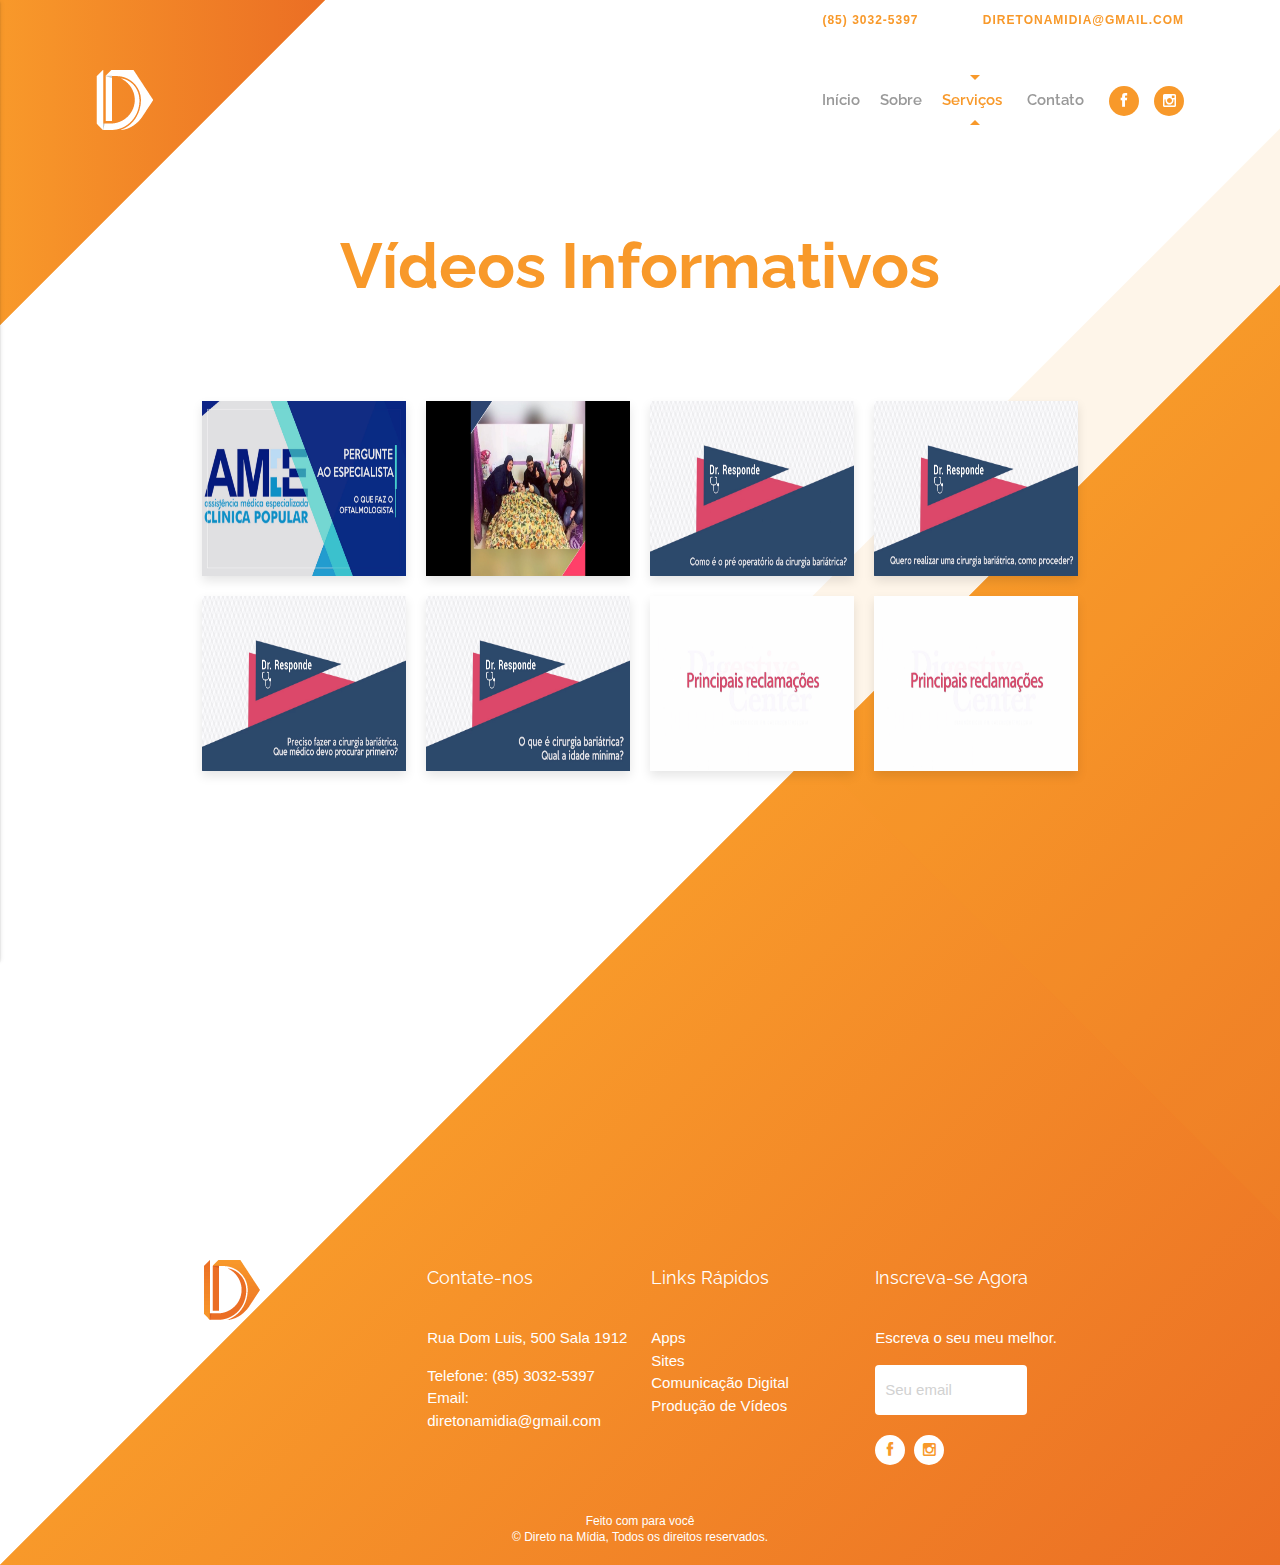
<file: videosinformativos.html>
<!DOCTYPE html>
<html dir="ltr" lang="pt-BR">
<head>
	
	<meta http-equiv="Content-Type" content="text/html; charset=utf-8" />
    <meta http-equiv="expires" content="Tue, 01 Jan 2018 12:12:12 GMT">
    <meta http-equiv="cache-control" content="public" />
    <meta http-equiv="Pragma" content="public">

    <meta name="viewport" content="width=device-width, initial-scale=1.0, maximum-scale=1.0, user-scalable=no"/>
    <meta name="description" content="Uma agência com foco no crescimento da sua empresa."/>
    <meta name="keywords" content="Direto na Mídia, seo, aplicativos, produção de vídeos, marketing digital, contrução de sites,marketing digital, assessoria em marketing digital, criação de site, aplicativo, desenvolvimento de aplicativo, redes sociais"/>
    <meta name="author" content="Gleidson Teixeira, gleidsondeveloper@gmail.com"/>
    <meta name="robots" content="index, follow">
    <meta name="language" content="pt-br" />

	<title>Direto na Mídia - Produzimos seu conteúdo</title>

    <link href="css/materialize.min.css" rel="stylesheet" type="text/css"/>
	<link href="css/extras.css" rel="stylesheet" type="text/css"/>
    <link href="css/font-awesome.css" rel="stylesheet" type="text/css"/>
	<link href="https://fonts.googleapis.com/css?family=Raleway:400,600,800" rel="stylesheet">

</head>

<body>

    <ul id="slide-out" class="side-nav font">
        <li>
            <a href="index.html" class="active suave">
                Início
            </a>
        </li>
        <li>
            <a href="sobre.html" class="suave">
                Sobre
            </a>
        </li>
        <li class="suave">
            <a href="apps.html" class="suave">
                Apps
            </a>
        </li>
        <li class="suave">
            <a href="sites.html" class="suave">
                Sites
            </a>
        </li>
        <li class="suave">
            <a href="comunicacaodigital.html" class="suave">
                Comunicação Digital
            </a>
        </li>
        <li class="suave">
            <a href="producaodevideos.html" class="suave">
                Produção de Vídeos
            </a>
        </li>
        <li>
            <a href="contato.html" class="suave">
                Contato
            </a>
        </li>
    </ul>
    <i class="mdi-navigation-menu click menu-btn circle button-collapse hide-on-large-only" data-activates="slide-out"></i>

	<section id="topo" class="interna">
        <div class="container">
            <header class="suave">
                <div class="infos right-align hide-on-small-only">
                    <a class="laranja-text">
                        <b>
                            <i class="mdi-communication-phone"></i> (85) 3032-5397
                        </b>
                    </a>
                    <a class="laranja-text">
                        <b>
                            <i class="mdi-communication-email"></i> diretonamidia@gmail.com
                        </b>
                    </a>
                </div>
                <div class="logo suave">
                    <h1 class="nm" alt="Direto na Mídia">
                        <a href="index.html" title="direto na mídia" class="upper laranja-text suave">
                            Direto na Mídia
                        </a>
                    </h1>
                </div>
                <div class="menu font hide-on-small-only">
                    <ul>
                        <li>
                            <a href="index.html" class="suave">
                                Início
                            </a>
                        </li>
                        <li>
                            <a href="sobre.html" class="suave">
                                Sobre
                            </a>
                        </li>
                        <li>
                            <a class="active suave">
                                Serviços <i class="mdi-hardware-keyboard-arrow-down"></i>
                            </a>
                            <ul class="suave white">
                                <li class="suave">
                                    <a href="apps.html" class="suave">
                                        <i class="mdi-hardware-phone-android suave"></i>
                                        Apps
                                    </a>
                                </li>
                                <li class="suave">
                                    <a href="sites.html" class="suave">
                                        <i class="mdi-social-public suave"></i>
                                        Sites
                                    </a>
                                </li>
                                <li class="suave">
                                    <a href="comunicacaodigital.html" class="suave">
                                        <i class="mdi-communication-chat suave"></i>
                                        Comunicação Digital
                                    </a>
                                </li>
                                <li class="suave">
                                    <a href="producaodevideos.html" class="suave">
                                        <i class="mdi-av-play-circle-outline suave"></i>
                                        Produção de Vídeos
                                    </a>
                                </li>
                            </ul>
                        </li>
                        <li>
                            <a href="contato.html" class="suave">
                                Contato
                            </a>
                        </li>
                        <li class="rede">
                            <a href="https://www.facebook.com/diretonamidia/" target="_blank" class="suave laranja white-text">
                                <i class="fa fa-facebook-f"></i>
                            </a>
                        </li>
                        <li class="rede">
                            <a href="https://www.instagram.com/diretonamidiaoficial/" target="_blank" class="suave laranja white-text">
                                <i class="fa fa-instagram"></i>
                            </a>
                        </li>
                    </ul>
                </div>
            </header>
            <div class="banner center-on-small-only">
                <h1 class="font laranja-text center-align">
                    <b>Vídeos Informativos</b>
                </h1>
                <ul>
                    <li class="suave">
                        <a class="click" data-url="https://player.vimeo.com/video/226048805?autoplay=1&title=0&byline=0&portrait=0">
                            <img src="img/thumbs/ame-pergunte-ao-especialistaep1-o-que-faz-o-oftalmologista.jpg" alt="ame-clinica" title="AME - PERGUNTE AO ESPECIALISTA. Ep 01 - O que faz o Oftalmologista">
                            <h6 class="truncate">AME - PERGUNTE AO ESPECIALISTA. Ep 01 - O que faz o Oftalmologista</h6>
                        </a>
                    </li>
                    <li class="suave">
                        <a class="click" data-url="https://player.vimeo.com/video/226000619?autoplay=1&title=0&byline=0&portrait=0">
                            <img src="img/thumbs/digestive-eman-a-mulher-mais-obesa-do-mundo.jpg" alt="digestive" title="DIGESTIVE - Eman, a mulher mais obesa do mundo, após perder 250kg">
                            <h6 class="truncate suave">DIGESTIVE - Eman, a mulher mais obesa do mundo, após perder 250kg</h6>
                        </a>
                    </li>
                    <li class="suave">
                        <a class="click" data-url="https://player.vimeo.com/video/225893015?autoplay=1&title=0&byline=0&portrait=0">
                            <img src="img/thumbs/digestive-dr-responde-capitulo-4.jpg" alt="digestive" title="DIGESTIVE - Dr. Responde (Cap+G4:H5ítulo 4) - Como é o pré operatório da cirurgia bariátrica">
                            <h6 class="truncate suave">DIGESTIVE - Dr. Responde (Capítulo 4) - Como é o pré operatório da cirurgia bariátrica</h6>
                        </a>
                    </li>
                    <li class="suave">
                        <a class="click" data-url="https://player.vimeo.com/video/225840924?autoplay=1&title=0&byline=0&portrait=0">
                            <img src="img/thumbs/digestive-dr-responde-capitulo-3.jpg" alt="digestive" title="DIGESTIVE - Dr. Responde (Capítulo 3) - Quero realizar uma cirurgia bariátrica, como proceder?">
                            <h6 class="truncate suave">DIGESTIVE - Dr. Responde (Capítulo 3) - Quero realizar uma cirurgia bariátrica, como proceder?</h6>
                        </a>
                    </li>
                    <li class="suave">
                        <a class="click" data-url="https://player.vimeo.com/video/225833309?autoplay=1&title=0&byline=0&portrait=0">
                            <img src="img/thumbs/digestive-dr-responde-capitulo-2.jpg" alt="digestive" title="DIGESTIVE - Dr. Responde (Capítulo 2) - Preciso fazer a cirurgia bariátrica. Que médico devo procurar primeiro?">
                            <h6 class="truncate suave">DIGESTIVE - Dr. Responde (Capítulo 2) - Preciso fazer a cirurgia bariátrica. Que médico devo procurar primeiro?</h6>
                        </a>
                    </li>
                    <li class="suave">
                        <a class="click" data-url="https://player.vimeo.com/video/225833172?autoplay=1&title=0&byline=0&portrait=0">
                            <img src="img/thumbs/digestive-dr-responde-capitulo-1.jpg" alt="digestive" title="DIGESTIVE - Dr. Responde (Capítulo 1) - O que é cirurgia bariátrica? Qual a idade mínima?">
                            <h6 class="truncate suave">DIGESTIVE - Dr. Responde (Capítulo 1) - O que é cirurgia bariátrica? Qual a idade mínima?</h6>
                        </a>
                    </li>
                    <li class="suave">
                        <a class="click" data-url="https://player.vimeo.com/video/213894705?autoplay=1&title=0&byline=0&portrait=0">
                            <img src="img/thumbs/principais-reclamacoes.jpg" alt="digestive" title="PRINCIPAIS RECLAMAÇÕES - DR.IBRAIM">
                            <h6 class="truncate suave">PRINCIPAIS RECLAMAÇÕES - DR.IBRAIM</h6>
                        </a>
                    </li>
                    <li class="suave">
                        <a class="click" data-url="https://player.vimeo.com/video/213894279?autoplay=1&title=0&byline=0&portrait=0">
                            <img src="img/thumbs/principais-reclamacoes.jpg" alt="digestive" title="Dr Ibraim">
                            <h6 class="truncate suave">Dr Ibraim</h6>
                        </a>
                    </li>
                </ul>
                <div class="exibir suave">
                    <i class="mdi-navigation-close click"></i>
                    <div class="frame"></div>
                </div>
            </div>
        </div>
    </section>

    <section id="plataformas" class="hide">
        <div class="container">
            <p class="azul-text">
                <b>Que tipo de vídeo fazemos?</b>
            </p>
            <ul class="videos">
                <li>
                    <i class="mdi-av-play-circle-outline"></i>
                    <i class="mdi-social-mood"></i>
                    <h6 class="azul-text font">
                        Vídeos Animados
                    </h6>
                </li>
                <li>
                    <i class="mdi-av-play-circle-outline"></i>
                    <i class="mdi-social-domain"></i>
                    <h6 class="azul-text font">
                        Vídeos Institucionais
                    </h6>
                </li>
                <li>
                    <i class="mdi-av-play-circle-outline"></i>
                    <i class="mdi-maps-store-mall-directory"></i>
                    <h6 class="azul-text font">
                        Vídeos Comerciais
                    </h6>
                </li>
                <li>
                    <i class="mdi-av-play-circle-outline"></i>
                    <i class="mdi-hardware-desktop-windows"></i>
                    <h6 class="azul-text font">
                        Vídeos de Apresentação
                    </h6>
                </li>
            </ul>
        </div>
    </section>

    

    <section id="rodape">
        <div class="container">
            <div class="row nm">
                <div class="col l3 m3 s12">
                    <img src="img/diretonamidia-logo2.png" class="responsive-img hide-on-small-only" alt="Direto na mídia">
                    <img src="img/diretonamidia-logo.png" class="responsive-img hide-on-med-and-up" alt="Direto na mídia">
                </div>
                <div class="col l3 m3 s6">
                    <h6 class="white-text font">Contate-nos</h6>
                    <p><i class="mdi-maps-place"></i> Rua Dom Luis, 500 Sala 1912</p>
                    <p><i class="mdi-hardware-phone-android"></i> Telefone: (85) 3032-5397<br><i class="mdi-communication-email"></i> Email: diretonamidia@gmail.com</p>
                </div>
                <div class="col l3 m3 s6">
                    <h6 class="white-text font">Links Rápidos</h6>
                    <ul>
                        <li>
                            <a href="apps.html" class="suave">Apps</a>
                        </li>
                        <li>
                            <a href="sites.html" class="suave">Sites</a>
                        </li>
                        <li>
                            <a href="comunicacaodigital.html" class="suave">Comunicação Digital</a>
                        </li>
                        <li>
                            <a href="producaodevideos.html" class="suave">Produção de Vídeos</a>
                        </li>
                    </ul>
                </div>
                <div class="col l3 m3 s12 center-on-small-only">
                    <h6 class="white-text font">Inscreva-se Agora</h6>
                    <p>Escreva o seu meu melhor.</p>
                    <form>
                        <input type="text" name="newsletter" placeholder="Seu email" class="white">
                        <button>
                            <i class="mdi-content-send white-text"></i>
                        </button>
                    </form>
                    <a href="https://www.facebook.com/diretonamidia/" target="_blank" class="suave rede">
                        <i class="fa fa-facebook-f"></i>
                    </a>
                    <a href="https://www.instagram.com/diretonamidiaoficial/" target="_blank" class="suave rede">
                        <i class="fa fa-instagram"></i>
                    </a>
                </div>
            </div>
            <h5 class="white-text">Feito com <i class="mdi-action-favorite"></i> para você<br>&copy Direto na Mídia, Todos os direitos reservados.</h5>
        </div>
    </section>
    

	<script src="js/jquery.js"></script>
    <script src="js/materialize.min.js"></script>
	<script src="js/script.js"></script>

</body>
</html>
</file>
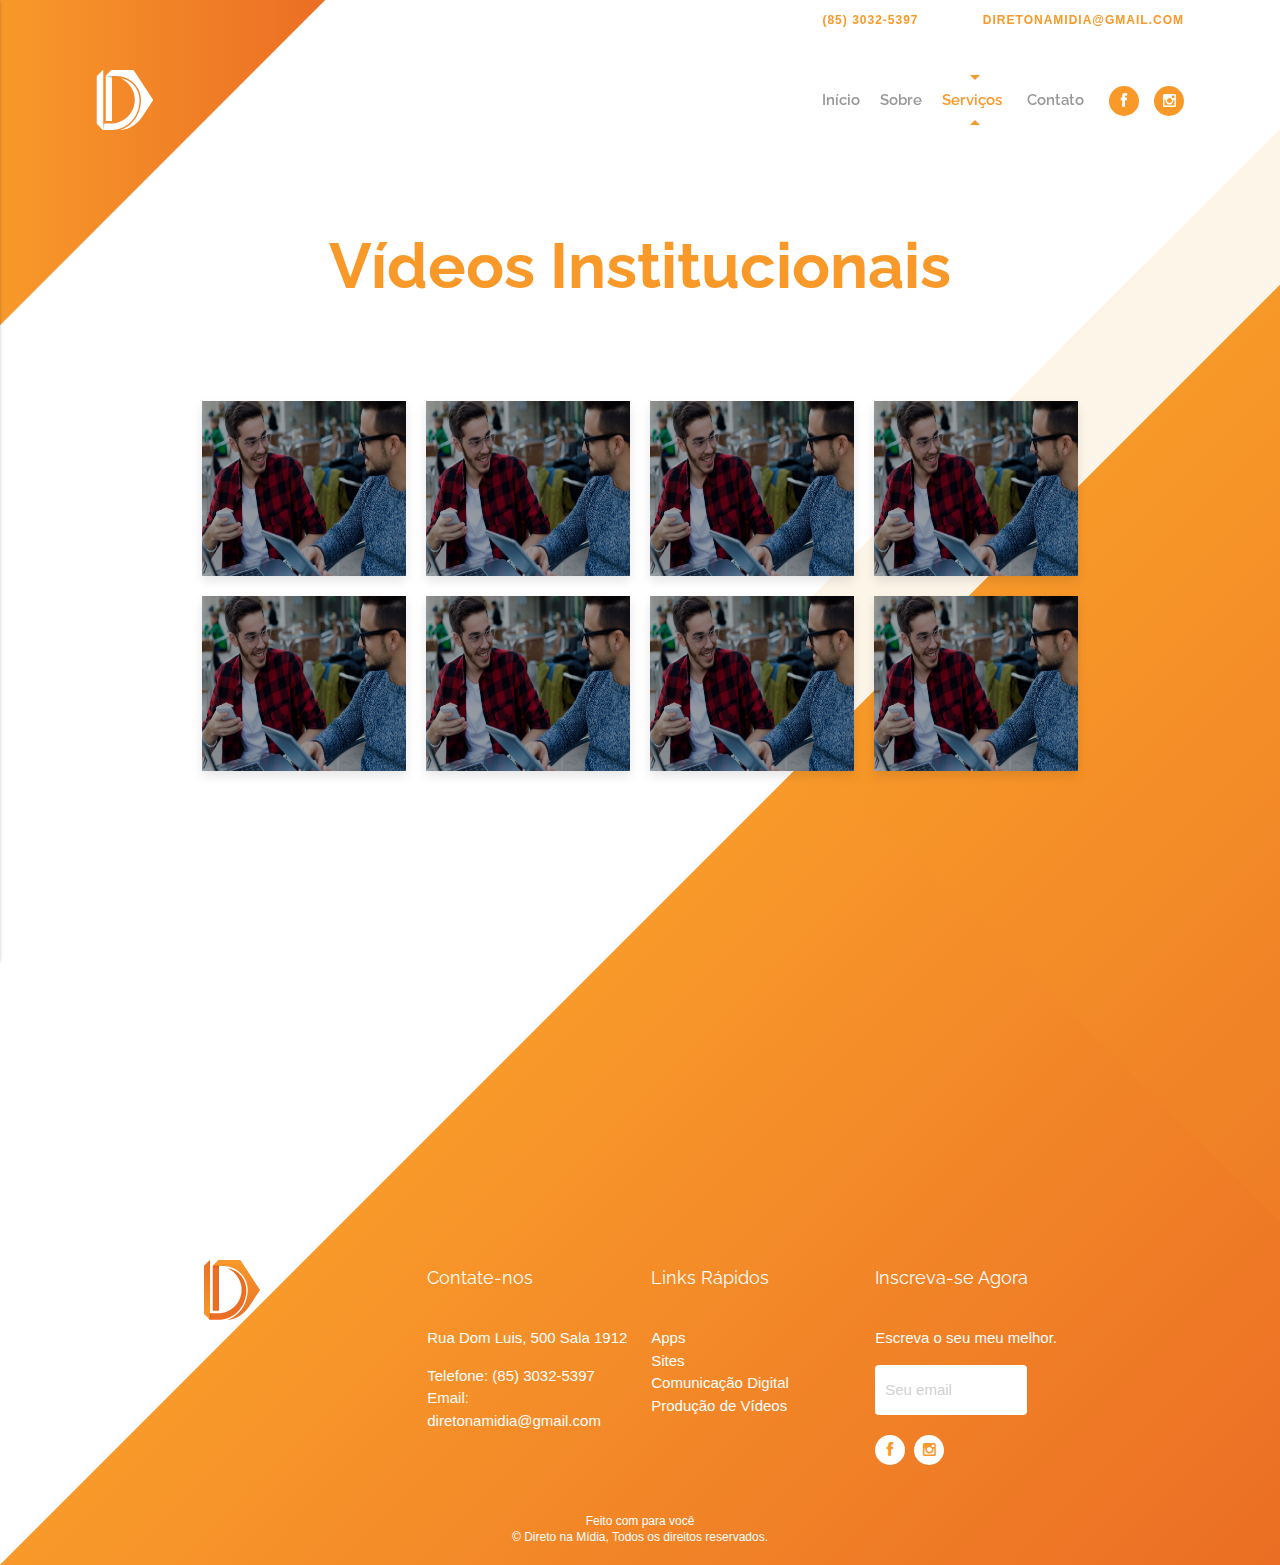
<file: videosinstitucionais.html>
<!DOCTYPE html>
<html dir="ltr" lang="pt-BR">
<head>
	
	<meta http-equiv="Content-Type" content="text/html; charset=utf-8" />
    <meta http-equiv="expires" content="Tue, 01 Jan 2018 12:12:12 GMT">
    <meta http-equiv="cache-control" content="public" />
    <meta http-equiv="Pragma" content="public">

    <meta name="viewport" content="width=device-width, initial-scale=1.0, maximum-scale=1.0, user-scalable=no"/>
    <meta name="description" content="Uma agência com foco no crescimento da sua empresa."/>
    <meta name="keywords" content="Direto na Mídia, seo, aplicativos, produção de vídeos, marketing digital, contrução de sites,marketing digital, assessoria em marketing digital, criação de site, aplicativo, desenvolvimento de aplicativo, redes sociais"/>
    <meta name="author" content="Gleidson Teixeira, gleidsondeveloper@gmail.com"/>
    <meta name="robots" content="index, follow">
    <meta name="language" content="pt-br" />

	<title>Direto na Mídia - Produzimos seu conteúdo</title>

    <link href="css/materialize.min.css" rel="stylesheet" type="text/css"/>
	<link href="css/extras.css" rel="stylesheet" type="text/css"/>
    <link href="css/font-awesome.css" rel="stylesheet" type="text/css"/>
	<link href="https://fonts.googleapis.com/css?family=Raleway:400,600,800" rel="stylesheet">

</head>

<body>

    <ul id="slide-out" class="side-nav font">
        <li>
            <a href="index.html" class="active suave">
                Início
            </a>
        </li>
        <li>
            <a href="sobre.html" class="suave">
                Sobre
            </a>
        </li>
        <li class="suave">
            <a href="apps.html" class="suave">
                Apps
            </a>
        </li>
        <li class="suave">
            <a href="sites.html" class="suave">
                Sites
            </a>
        </li>
        <li class="suave">
            <a href="comunicacaodigital.html" class="suave">
                Comunicação Digital
            </a>
        </li>
        <li class="suave">
            <a href="producaodevideos.html" class="suave">
                Produção de Vídeos
            </a>
        </li>
        <li>
            <a href="contato.html" class="suave">
                Contato
            </a>
        </li>
    </ul>
    <i class="mdi-navigation-menu click menu-btn circle button-collapse hide-on-large-only" data-activates="slide-out"></i>

	<section id="topo" class="interna">
        <div class="container">
            <header class="suave">
                <div class="infos right-align hide-on-small-only">
                    <a class="laranja-text">
                        <b>
                            <i class="mdi-communication-phone"></i> (85) 3032-5397
                        </b>
                    </a>
                    <a class="laranja-text">
                        <b>
                            <i class="mdi-communication-email"></i> diretonamidia@gmail.com
                        </b>
                    </a>
                </div>
                <div class="logo suave">
                    <h1 class="nm" alt="Direto na Mídia">
                        <a href="index.html" title="direto na mídia" class="upper laranja-text suave">
                            Direto na Mídia
                        </a>
                    </h1>
                </div>
                <div class="menu font hide-on-small-only">
                    <ul>
                        <li>
                            <a href="index.html" class="suave">
                                Início
                            </a>
                        </li>
                        <li>
                            <a href="sobre.html" class="suave">
                                Sobre
                            </a>
                        </li>
                        <li>
                            <a class="active suave">
                                Serviços <i class="mdi-hardware-keyboard-arrow-down"></i>
                            </a>
                            <ul class="suave white">
                                <li class="suave">
                                    <a href="apps.html" class="suave">
                                        <i class="mdi-hardware-phone-android suave"></i>
                                        Apps
                                    </a>
                                </li>
                                <li class="suave">
                                    <a href="sites.html" class="suave">
                                        <i class="mdi-social-public suave"></i>
                                        Sites
                                    </a>
                                </li>
                                <li class="suave">
                                    <a href="comunicacaodigital.html" class="suave">
                                        <i class="mdi-communication-chat suave"></i>
                                        Comunicação Digital
                                    </a>
                                </li>
                                <li class="suave">
                                    <a href="producaodevideos.html" class="suave">
                                        <i class="mdi-av-play-circle-outline suave"></i>
                                        Produção de Vídeos
                                    </a>
                                </li>
                            </ul>
                        </li>
                        <li>
                            <a href="contato.html" class="suave">
                                Contato
                            </a>
                        </li>
                        <li class="rede">
                            <a href="https://www.facebook.com/diretonamidia/" target="_blank" class="suave laranja white-text">
                                <i class="fa fa-facebook-f"></i>
                            </a>
                        </li>
                        <li class="rede">
                            <a href="https://www.instagram.com/diretonamidiaoficial/" target="_blank" class="suave laranja white-text">
                                <i class="fa fa-instagram"></i>
                            </a>
                        </li>
                    </ul>
                </div>
            </header>
            <div class="banner center-on-small-only">
                <h1 class="font laranja-text center-align">
                    <b>Vídeos Institucionais</b>
                </h1>
                <ul>
                    <li class="suave">
                        <a class="click" data-url="https://player.vimeo.com/video/223804175?autoplay=1&title=0&byline=0&portrait=0">
                            <img src="img/banner.jpg" alt="" title="">
                            <h6 class="truncate">Titulo do video</h6>
                        </a>
                    </li>
                    <li class="suave">
                        <a class="click" data-url="https://player.vimeo.com/video/223804175?autoplay=1&title=0&byline=0&portrait=0">
                            <img src="img/banner.jpg" alt="" title="">
                            <h6 class="truncate suave">Titulo do video</h6>
                        </a>
                    </li>
                    <li class="suave">
                        <a class="click" data-url="https://player.vimeo.com/video/223804175?autoplay=1&title=0&byline=0&portrait=0">
                            <img src="img/banner.jpg" alt="" title="">
                            <h6 class="truncate suave">Titulo do video</h6>
                        </a>
                    </li>
                    <li class="suave">
                        <a class="click" data-url="https://player.vimeo.com/video/223804175?autoplay=1&title=0&byline=0&portrait=0">
                            <img src="img/banner.jpg" alt="" title="">
                            <h6 class="truncate suave">Titulo do video</h6>
                        </a>
                    </li>
                    <li class="suave">
                        <a class="click" data-url="https://player.vimeo.com/video/223804175?autoplay=1&title=0&byline=0&portrait=0">
                            <img src="img/banner.jpg" alt="" title="">
                            <h6 class="truncate suave">Titulo do video</h6>
                        </a>
                    </li>
                    <li class="suave">
                        <a class="click" data-url="https://player.vimeo.com/video/223804175?autoplay=1&title=0&byline=0&portrait=0">
                            <img src="img/banner.jpg" alt="" title="">
                            <h6 class="truncate suave">Titulo do video</h6>
                        </a>
                    </li>
                    <li class="suave">
                        <a class="click" data-url="https://player.vimeo.com/video/223804175?autoplay=1&title=0&byline=0&portrait=0">
                            <img src="img/banner.jpg" alt="" title="">
                            <h6 class="truncate suave">Titulo do video</h6>
                        </a>
                    </li>
                    <li class="suave">
                        <a class="click" data-url="https://player.vimeo.com/video/223804175?autoplay=1&title=0&byline=0&portrait=0">
                            <img src="img/banner.jpg" alt="" title="">
                            <h6 class="truncate suave">Titulo do video</h6>
                        </a>
                    </li>
                </ul>
                <div class="exibir suave">
                    <i class="mdi-navigation-close click"></i>
                    <div class="frame"></div>
                </div>
            </div>
        </div>
    </section>

    <section id="plataformas" class="hide">
        <div class="container">
            <p class="azul-text">
                <b>Que tipo de vídeo fazemos?</b>
            </p>
            <ul class="videos">
                <li>
                    <i class="mdi-av-play-circle-outline"></i>
                    <i class="mdi-social-mood"></i>
                    <h6 class="azul-text font">
                        Vídeos Animados
                    </h6>
                </li>
                <li>
                    <i class="mdi-av-play-circle-outline"></i>
                    <i class="mdi-social-domain"></i>
                    <h6 class="azul-text font">
                        Vídeos Institucionais
                    </h6>
                </li>
                <li>
                    <i class="mdi-av-play-circle-outline"></i>
                    <i class="mdi-maps-store-mall-directory"></i>
                    <h6 class="azul-text font">
                        Vídeos Comerciais
                    </h6>
                </li>
                <li>
                    <i class="mdi-av-play-circle-outline"></i>
                    <i class="mdi-hardware-desktop-windows"></i>
                    <h6 class="azul-text font">
                        Vídeos de Apresentação
                    </h6>
                </li>
            </ul>
        </div>
    </section>

    

    <section id="rodape">
        <div class="container">
            <div class="row nm">
                <div class="col l3 m3 s12">
                    <img src="img/diretonamidia-logo2.png" class="responsive-img hide-on-small-only" alt="Direto na mídia">
                    <img src="img/diretonamidia-logo.png" class="responsive-img hide-on-med-and-up" alt="Direto na mídia">
                </div>
                <div class="col l3 m3 s6">
                    <h6 class="white-text font">Contate-nos</h6>
                    <p><i class="mdi-maps-place"></i> Rua Dom Luis, 500 Sala 1912</p>
                    <p><i class="mdi-hardware-phone-android"></i> Telefone: (85) 3032-5397<br><i class="mdi-communication-email"></i> Email: diretonamidia@gmail.com</p>
                </div>
                <div class="col l3 m3 s6">
                    <h6 class="white-text font">Links Rápidos</h6>
                    <ul>
                        <li>
                            <a href="apps.html" class="suave">Apps</a>
                        </li>
                        <li>
                            <a href="sites.html" class="suave">Sites</a>
                        </li>
                        <li>
                            <a href="comunicacaodigital.html" class="suave">Comunicação Digital</a>
                        </li>
                        <li>
                            <a href="producaodevideos.html" class="suave">Produção de Vídeos</a>
                        </li>
                    </ul>
                </div>
                <div class="col l3 m3 s12 center-on-small-only">
                    <h6 class="white-text font">Inscreva-se Agora</h6>
                    <p>Escreva o seu meu melhor.</p>
                    <form>
                        <input type="text" name="newsletter" placeholder="Seu email" class="white">
                        <button>
                            <i class="mdi-content-send white-text"></i>
                        </button>
                    </form>
                    <a href="https://www.facebook.com/diretonamidia/" target="_blank" class="suave rede">
                        <i class="fa fa-facebook-f"></i>
                    </a>
                    <a href="https://www.instagram.com/diretonamidiaoficial/" target="_blank" class="suave rede">
                        <i class="fa fa-instagram"></i>
                    </a>
                </div>
            </div>
            <h5 class="white-text">Feito com <i class="mdi-action-favorite"></i> para você<br>&copy Direto na Mídia, Todos os direitos reservados.</h5>
        </div>
    </section>
    

	<script src="js/jquery.js"></script>
    <script src="js/materialize.min.js"></script>
	<script src="js/script.js"></script>

</body>
</html>
</file>
<file: css/extras.css>
body{font-family: 'Open Sans', sans-serif;overflow-x: hidden;}.font{font-family: 'Raleway', sans-serif;}.opens{font-family: 'Open Sans', sans-serif;}.np{padding:0px !important;}.nm{margin:0px !important;}.nr{border-radius:0px !important;}.suave{transition-duration:0.3s;-webkit-transition-duration:0.3s;-moz-transition-duration:0.3s;-ms-transition-duration:0.3s;-o-transition-duration:0.3s;transition-timing-function: ease-in-out;-webkit-transition-timing-function: ease-in-out;-moz-transition-timing-function: ease-in-out;-ms-transition-timing-function: ease-in-out;-o-transition-timing-function: ease-in-out;}.suave:hover{transition-duration:0.3s;-webkit-transition-duration:0.3s;-moz-transition-duration:0.3s;-ms-transition-duration:0.3s;-o-transition-duration:0.3s;}.maissuave{transition-duration:0.6s;-webkit-transition-duration:0.6s;-moz-transition-duration:0.6s;-ms-transition-duration:0.6s;-o-transition-duration:0.6s;}.maissuave:hover{transition-duration:0.6s;-webkit-transition-duration:0.6s;-moz-transition-duration:0.6s;-ms-transition-duration:0.6s;-o-transition-duration:0.6s;}.upper{text-transform: uppercase;}.click{cursor: pointer;}.clear{clear: both;}.deactive{opacity: 0;visibility: hidden;}.active{opacity: 1;visibility: visible;}.mini-title{font-size: 12px !important;font-weight: bold !important;letter-spacing: 1px !important;}.azul{background-color: #344c5b !important;}.azul-text{color: #344c5b !important;}.laranja{background-color: #f8992a !important;}.laranja-text{color: #f8992a !important;}.gradi{background-color: #f8992a;background-image: -webkit-linear-gradient(-45deg,#f8992a,#eb6e24);background-image: -moz-linear-gradient(-45deg,#f8992a,#eb6e24);background-image: -ms-linear-gradient(-45deg,#f8992a,#eb6e24);background-image: -o-linear-gradient(-45deg,#f8992a,#eb6e24);}.gradi2{background-image: -webkit-linear-gradient(top left, rgba(41, 61, 76, 1), rgba(41, 61, 76, .6));background-image: -moz-linear-gradient(top left, rgba(41, 61,76, 1), rgba(41, 61, 76, .6));background-image: -o-linear-gradient(top left, rgba(41, 61, 76, 1), rgba(41, 61, 76, .6));background-image: linear-gradient(to bottom right, rgba(41, 61, 76, 1), rgba(41, 61, 76, .6));}.mbtn{height: 50px;line-height: 52px;padding: 0 35px;	font-size: 14px;display: inline-block;position: relative;border: 0;}.mbtn:before,.mbtn:after{content: "";width: 0;height: 0;border-bottom: 26px solid white;border-left: 1px solid white;border-right: 20px solid transparent;border-top: 26px solid white;position: absolute;top: -1px;left: -1px;}.mbtn:after{border-bottom: 26px solid white;border-left: 20px solid transparent;border-right: 1px solid white;border-top: 26px solid white;left: initial;right: -1px;}.mbtn span{position: relative;z-index: 1;}.mbtn:hover{/*box-shadow: 0px 10px 30px rgba(178, 240, 178, .3);*/}.title{font-size: 42px;}.sub-title{font-size: 20px;color: #999;}.sub-title + .divider{width: 60px;height: 6px;border-radius: 4px;margin: 0 auto;}/** TOPO *********************/#topo{height: 100vh;position: relative;padding-top: 200px;box-sizing: border-box;}#topo header{width: 100%;height: 150px;position: fixed;top: 0;left: 0;padding: 0 7.5%;z-index: 997;}#topo header.active{top: -50px;background-color: white;box-shadow: 0 5px 25px rgba(248,153,42,.2);}#topo:before{content: "";width: 325px;height: 325px;position: absolute;top: 0;left: 0;z-index: -1;background-color: #f8992a;background-image: -webkit-linear-gradient(0deg,#f8992a,#eb6e24);background-image: -moz-linear-gradient(45deg,#f8992a,#eb6e24);background-image: -ms-linear-gradient(45deg,#f8992a,#eb6e24);background-image: -o-linear-gradient(45deg,#f8992a,#eb6e24);transform-origin: top left;transform: skewX(-45deg);-webkit-transform: skewY(-45deg);-moz-transform: skewY(-45deg);-ms-transform: skewY(-45deg);-o-transform: skewY(-45deg);}#topo.interna:after{width: 100vh; height: 100vh;}#topo:after{content: "";width: 120vh;height: 120vh;position: absolute;top: 25vh;right: -60vh;background-color: #f8992a;opacity: .1;transform: rotate(45deg);-webkit-transform: rotate(45deg);-moz-transform: rotate(45deg);-ms-transform: rotate(45deg);-o-transform: rotate(45deg);}#topo .infos{height: 40px;line-height: 40px;font-size: 12px;text-transform: uppercase;letter-spacing: 1px;}#topo .infos a{margin-left: 60px;}#topo .logo{width: 60px;height: 60px;background-image: url("../img/diretonamidia-logo.png");background-repeat: no-repeat;margin-top: 30px;float: left;position: relative;z-index: 1;}#topo header.active .logo{background-image: url("../img/diretonamidia-logo2.png");}#topo .logo a{width: 300px;height: 60px;line-height: 60px;display: block;font-size: 20px;position: absolute;top: 0;left: 100%;font-weight: bold;opacity: 0;visibility: hidden;}#topo header.active .logo a{left: calc(100% + 20px);opacity: 1;visibility: visible;}#topo .menu{float: right;margin-top: 40px;}#topo .menu ul{height: 40px;margin: 0;}#topo .menu ul li{float: left;position: relative;line-height: 40px;display: block;}#topo .menu ul li a{display: block;padding: 0 10px;color: #999;position: relative;font-weight: 600;}#topo .menu ul li a:hover,#topo .menu ul li a.active{color: #f8992a;}#topo .menu ul li a.active:before,#topo .menu ul li a.active:after{content: "";border: 5px solid transparent;border-top-color: #f8992a;position: absolute;bottom: calc(100% - 5px);left: calc(50% - 5px);}#topo .menu ul li a.active:after{border-top-color: transparent;border-bottom-color: #f8992a;top: calc(100% - 5px);left: calc(50% - 5px);}#topo .menu ul li a i{float: right;margin-left: 5px;}#topo .menu ul li ul{width: 500px;height: auto;overflow: hidden;position: absolute;top: 100%;right: -50px;margin-top: 5px;box-shadow: 0 5px 25px rgba(248,153,42,.2);opacity: 0;visibility: hidden;}#topo .menu ul li:hover ul{opacity: 1;visibility: visible;right: -100px;}#topo .menu ul li ul li{width: 250px;padding: 20px;padding-left: 5px;padding-right: 0px;}#topo .menu ul li ul li:hover{background-color: #f7f7f7;}#topo .menu ul li ul li a i{width: 40px;text-align: center;border-radius: 30px;float: left;margin-left: 0;margin-right: 15px;font-size: 20px;background-color: #999;color: white;}#topo .menu ul li ul li:hover a i{background-color: #f8992a;}#topo .menu ul li.rede a{width: 30px;height: 30px;text-align: center;line-height: 30px;border-radius: 15px;margin-top: 6px;margin-left: 15px;}#topo .menu ul li.rede a:hover{box-shadow: 0 5px 5px rgba(0, 0, 0, .2);background-color: #344c5b !important;}#topo .menu ul li.rede i{float: none;margin: 0;margin-left: -1px;}#topo .banner{width: 100%;position: relative;z-index: 1;}#topo .banner img{position: absolute;top: 50%;transform: translateY(-50%);-webkit-transform: translateY(-50%);-moz-transform: translateY(-50%);-ms-transform: translateY(-50%);-o-transform: translateY(-50%);left: calc(75% - 100px);}#topo .banner p{font-size: 34px;line-height: 44px;}#topo .banner h6{width: 300px; color: #777; line-height: 20px;}#topo .banner a{margin-top: 30px;}#topo .banner a:hover{background-color: #f8992a !important;}#o-que-fazemos{position: relative;z-index: 1;}#o-que-fazemos .container{background-image: url("../img/oquefazemos.png");background-repeat: no-repeat;background-position: center left;background-size: 50%;}#o-que-fazemos h1 b span{position: relative;letter-spacing: 2px;-webkit-text-stroke-color: #f8992a;-webkit-text-stroke-width: 2px;}#o-que-fazemos ul{margin-top: 60px;}#o-que-fazemos ul li{width: 60%;}#o-que-fazemos ul li:nth-child(even){margin-left: 40%;}#o-que-fazemos ul li h6{position: relative;margin: 0;height: 60px;line-height: 60px;color: #344c5b;font-size: 18px;font-weight: 600;}#o-que-fazemos ul li h6 i{width: 60px;height: 60px;line-height: 60px;text-align: center;font-size: 30px;border-radius: 30px;float: left;margin-right: 15px;}#o-que-fazemos ul li p{padding-left: 75px;margin-top: 0;color: #777;}#o-que-fazemos ul li a{margin-left: 75px;font-weight: 600;}#o-que-fazemos ul li a:hover{color: #eb6e24 !important;}#como-fazemos{position: relative;padding-top: 50px;}#como-fazemos:after{content: "";width: 120vh;height: 120vh;position: absolute;top: calc(50% - 60vh);left: -60vh;z-index: -1;background-color: #344c5b;opacity: .1;transform: rotate(45deg);-webkit-transform: rotate(45deg);-moz-transform: rotate(45deg);	-ms-transform: rotate(45deg);-o-transform: rotate(45deg);}#como-fazemos h1{position: absolute;top: 100px;left: 50%;}#como-fazemos h1 b span{position: relative;letter-spacing: 2px;-webkit-text-stroke-color: #344c5b;-webkit-text-stroke-width: 2px;}#como-fazemos ul{padding-top: 150px;}#como-fazemos ul li{width: 25%;height: 130px;float: left;color: #777;position: relative;border-left: 3px solid #f8992a;padding: 20px 0 0 0;box-shadow: 0 5px 25px rgba(248,153,42,.2);}#como-fazemos ul li:nth-child(2){margin-top: 150px;}#como-fazemos ul li:nth-child(3){margin-top: 300px;}#como-fazemos ul li:nth-child(4){margin-top: 450px;}#como-fazemos ul li:before{content: "";width: 0;height: 0;border-top: 65px solid transparent;border-bottom: 65px solid transparent;border-left: 7px solid #f8992a;border-right: 0;position: absolute;top: 0;left: 0;}#como-fazemos ul li img{position: absolute;bottom: calc(100% + 10px);left: calc(50% - 75px);}#como-fazemos ul li span{width: 30px;height: 30px;line-height: 30px;text-align: center;display: block;margin: 0 auto;border-radius: 15px;margin-bottom: 10px;}#como-fazemos ul li h6{font-size: 18px;font-weight: 600;}#como-fazemos ul li p{margin-top: 0px;}#marcar-conversa{padding: 200px 0;position: relative;}#marcar-conversa .container{background-image: url("../img/marcarconversa.png");background-repeat: no-repeat;background-size: contain;background-position: center right;overflow: visible;}#marcar-conversa:before{content: "";width: 50%;height: 300px;background-color: #f8992a;background-image: -webkit-linear-gradient(0deg,#f8992a,#eb6e24);background-image: -moz-linear-gradient(45deg,#f8992a,#eb6e24);background-image: -ms-linear-gradient(45deg,#f8992a,#eb6e24);background-image: -o-linear-gradient(45deg,#f8992a,#eb6e24);position: absolute;top: calc(50% - 150px);left: 0;z-index: -1;}#marcar-conversa:after{content: "";width: 0;height: 0;border: 160px solid white;border-left-color: transparent;position: absolute;top: calc(50% - 160px);left: calc(50% - 160px);z-index: -1;}#marcar-conversa form{width: 450px;padding: 30px;box-shadow: 0 5px 30px rgba(248,153,42,.4);}#marcar-conversa form p{margin-top: 0;font-size: 34px;line-height: 40px;text-align: center;}#marcar-conversa form h6{font-size: 18px;font-weight: 600;}#marcar-conversa form input{height: 50px;border: 2px solid #344c5b;border-radius: 4px;padding-left: 15px;box-sizing: border-box;box-shadow: none;}#marcar-conversa form input:focus{border-color: #f8992a;}#marcar-conversa form .mbtn{width: 100%;display: block;font-size: 18px;margin-top: 10px;}#marcar-conversa form .mbtn:hover{background-color: #f8992a !important;}#cases{position: relative;margin-top: 200px;}#cases:before{content: "";width: 700px;height: 700px;background-color: #f8992a;opacity: .1;position: absolute;top: calc(50% - 350px);left: calc(50% - 350px);z-index: -3;transform: rotate(45deg);-webkit-transform: rotate(45deg);-moz-transform: rotate(45deg);-ms-transform: rotate(45deg);-o-transform: rotate(45deg);}#cases:after{content: "";width: 400px;height: 400px;background-color: #000;opacity: .1;position: absolute;top: 50%;left: 50%;z-index: -1;transform: rotate(45deg);-webkit-transform: rotate(45deg);-moz-transform: rotate(45deg);-ms-transform: rotate(45deg);-o-transform: rotate(45deg);}#cases h1{position: absolute;bottom: 100%;left: 50%;transform: translateX(-50%);-webkit-transform: translateX(-50%);-moz-transform: translateX(-50%);-ms-transform: translateX(-50%);-o-transform: translateX(-50%);}#cases ul{ overflow: hidden;box-shadow: 0 10px 40px rgba(0, 0, 0, .1);background-color: white;}#cases ul li{width: 25%;float: left;position: relative;}#cases ul li img{display: block;width: 100%;}#cases ul li .info{width: 100%;height: 100%;background-color: white;position: absolute;top: 0;left: 0;padding: 20px;transform: scale(0.8,0.8);-webkit-transform: scale(0.8,0.8);-moz-transform: scale(0.8,0.8);-ms-transform: scale(0.8,0.8);-o-transform: scale(0.8,0.8);opacity: 0;visibility: hidden;}#cases ul li:hover .info{transform: scale(1,1);-webkit-transform: scale(1,1);-moz-transform: scale(1,1);-ms-transform: scale(1,1);-o-transform: scale(1,1);opacity: 1;visibility: visible;}#cases ul li .info h6{font-size: 18px;font-weight: 600;}#rodape{padding-top: 360px;padding-bottom: 100px;position: relative;}#rodape:before{content: "";width: calc(100vw);height: calc(100vw);position: absolute;bottom: 0;right: 0;z-index: -2;background-color: #f8992a;background-image: -webkit-linear-gradient(0deg,#f8992a,#eb6e24);background-image: -moz-linear-gradient(45deg,#f8992a,#eb6e24);background-image: -ms-linear-gradient(45deg,#f8992a,#eb6e24);background-image: -o-linear-gradient(45deg,#f8992a,#eb6e24);transform-origin: bottom left;transform: skewX(-45deg);-webkit-transform: skewX(-45deg);-moz-transform: skewX(-45deg);-ms-transform: skewX(-45deg);-o-transform: skewX(-45deg);}#rodape h6{margin-bottom: 40px;font-size: 18px;}#rodape h5{font-size: 12px;line-height: 16px;text-align: center;position: absolute;bottom: 10px;left: 50%;transform: translateX(-50%);-webkit-transform: translateX(-50%);-moz-transform: translateX(-50%);-ms-transform: translateX(-50%);-o-transform: translateX(-50%);}#rodape p,#rodape a{color: white;font-weight: lighter;display: block;}#rodape a:hover{color: #344c5b;text-decoration: underline;}#rodape a.rede{display: inline-block;border-radius: 15px;margin-right: 5px;color: #f8992a;background-color: white;}#rodape a.rede:hover{text-decoration: none;color: white;background-color: #344c5b;}#rodape .rede i{width: 30px;height: 30px;line-height: 30px;	text-align: center;display: block;}#rodape form{}#rodape form input{width: calc(100% - 50px);height: 50px;line-height: 50px;border-radius: 4px;padding-left: 10px;box-sizing: border-box;box-shadow: none;border: none;}#rodape form button{width: 40px;height: 50px;line-height: 38px;background-color: transparent;border: 0;font-size: 24px;float: right;}
#plataformas{z-index: 1;position: relative;margin-top: 100px;padding: 100px 0;background-color: white;}#plataformas p{font-size: 36px;line-height: 40px;text-align: center;}#plataformas h6{font-size: 18px;font-weight: 600;}#plataformas ul{overflow: hidden;}#plataformas ul li{width: 33.333%;float: left;text-align: center;}#plataformas ul li img{display: block;margin: 0 auto;}#plataformas ul.sites{width: 40%;margin-left: 60%;margin-top: 150px;}#plataformas ul.sites li{float: none;text-align: initial;width: 80%;}#plataformas ul.sites li p{font-size: 16px;line-height: 20px;color: #777;text-align: initial;}#plataformas .site-img{float: left;margin-top: 50px;margin-left: 100px;}#plataformas ul.videos{margin-top: 100px;}#plataformas ul.videos li{width: 25%;}#plataformas ul.videos li a{display: block;}#plataformas ul.videos li i{width: 50px;height: 50px;line-height: 50px;font-size: 40px;background-color: #f8992a;color: white;border-radius: 30px;position: relative;z-index: 1;}#plataformas ul.videos li i:last-of-type{width: 120px;height: 120px;line-height: 120px;border-radius: 70px;font-size: 80px;margin-left: -30px;position: relative;z-index: -1;}#plataformas ul.videos h6{margin-top: 30px;}.banner h1{will-change: opacity;}.banner ul{overflow: hidden;padding: 10px 0;list-style: none;margin-top: 80px;}.banner ul li{width: calc(25% - 20px);margin: 10px;float: left;box-shadow: 0px 5px 10px rgba(0, 0, 0, .1);overflow: hidden;}.banner ul li:hover{box-shadow: 0px 10px 15px rgba(0, 0, 0, .3);}.banner ul li a{display: block;margin-top: 0 !important;position: relative;background-color: transparent !important;}.banner ul li a:hover{background-color: transparent !important;}.banner ul li img{width: 100%;height: 175px !important;display: block !important;background-color: #DDD !important;transform: none !important;position: initial !important;top: initial !important;right: initial !important;}.banner ul li h6{width: 100% !important;padding: 50px 10px 10px 10px;margin: 0;color: white !important;position: absolute;bottom: 0;left: 0;opacity: 0;visibility: hidden;will-change: opacity;line-height: 50px;background-image: -webkit-linear-gradient(90deg, rgba(0,0,0,.6), rgba(0,0,0,.0));	background-image: -moz-linear-gradient(90deg, rgba(0,0,0,.6), rgba(0,0,0,.0));background-image: -o-linear-gradient(90deg, rgba(0,0,0,.6), rgba(0,0,0,.0));}.banner ul li:hover h6{opacity: 1;visibility: visible;will-change: opacity;}.banner form{width: 400px;margin: 0 auto;padding: 30px;background-color: white;box-shadow: 0 5px 25px rgba(248,153,42,.4);}.banner form input,.banner form textarea{border: 2px solid #344c5b;border-radius: 4px;padding-left: 10px;box-sizing: border-box;box-shadow: none !important;outline: none;}.banner form input:focus,.banner form textarea:focus{border: 2px solid #f8992a !important;	box-shadow: none;}.banner form textarea{height: 100px;}.banner form button{width: 100%;display: block;margin-top: 20px;}.banner form button:hover{background-color: #f8992a !important;} @media only screen and ( max-width: 1024px ) {}  @media only screen and ( min-width: 993px ){} @media only screen and ( max-width: 768px ) {} @media only screen and ( max-width: 480px ) {.button-collapse{width: 40px;height: 40px;line-height: 40px;font-size: 24px;text-align: center;position: fixed;top: 20px;left: 10px;	z-index: 998;color: white;}#topo{height: auto; padding-top: 100px;}#topo:before{width: 170px;height: 170px;}#topo:after{width: 100%;height: 400px;top: initial;bottom: -550px;right: 0;transform: skewY(-45deg);-webkit-transform: skewY(-45deg);-moz-transform: skewY(-45deg);-ms-transform: skewY(-45deg);-o-transform: skewY(-45deg);}#topo header{height: 80px;}#topo header.active{top: 0;}#topo .logo{width: 40px;height: 40px;background-size: contain;margin-left: 30px;margin-top: 20px;}#topo .logo a{top: -10px;}#topo header.active .logo a{left: calc(100% + 10px)}#topo .container{overflow: hidden;}#topo .banner{width: 100%;margin-top: 0;position: relative;transform: none;display: block;float: left;}#topo .banner p{font-size: 18px;line-height: 22px;}#topo .banner h1{font-size: 30px;}#topo .banner img{width: 150px;position: relative;transform: none;left: initial;top: initial;margin: 0 auto;display: block;}#o-que-fazemos{margin-top: 50px;}#o-que-fazemos .container{background-image: none;}#o-que-fazemos h1{font-size: 30px;}#o-que-fazemos h1 b span{-webkit-text-stroke-width: 1px;}#o-que-fazemos ul li{width: 100%;}#o-que-fazemos ul li:nth-child(even){margin: 0;}#como-fazemos{padding: 0;}#como-fazemos:after{width: 100%;height: 500px;top: initial;top: 300px;left: 0;transform-origin: top left;transform: skewY(45deg);-webkit-transform: skewY(45deg);-moz-transform: skewY(45deg);-ms-transform: skewY(45deg);-o-transform: skewY(45deg);}#como-fazemos h1{position: relative;left: initial;font-size: 30px;}#como-fazemos h1 b span{-webkit-text-stroke-width: 1px;}#como-fazemos ul li{width: 100%;display: block;float: none;margin-top: 150px;}#como-fazemos ul li:nth-child(2),#como-fazemos ul li:nth-child(3),#como-fazemos ul li:nth-child(4){margin-top: 180px;}#marcar-conversa{padding-top: 75px;padding-bottom: 0;}#marcar-conversa form{width: 100%;}#marcar-conversa form p{font-size: 18px;line-height: 22px;}#cases:before{top: 0;}#cases h1{font-size: 30px;}#cases ul li{width: 100%;}#rodape{padding-top: 100px;}#rodape:before{height: 100%;transform: none;}#rodape h6{margin-bottom: 10px;margin-top: 20px;}#topo .banner h6{width: 100% !important;}#plataformas .site-img{float: none; display: block; margin: 0;}#plataformas ul.sites{ margin: 0; width: 100%;}#plataformas ul.sites li{ width: 100%; text-align: center;}#plataformas ul.sites li p{ text-align: center;}#plataformas ul.videos li{ width: 100%; margin-bottom: 30px;}.banner ul{ margin-top: 30px;}.banner ul li{width: calc(100% - 20px);}.banner ul li img{width: 100% !important;height: auto !important;}.banner form{width: 100%; box-shadow: none;}#marcar-conversa:before{width: 100%;}}
</file>
